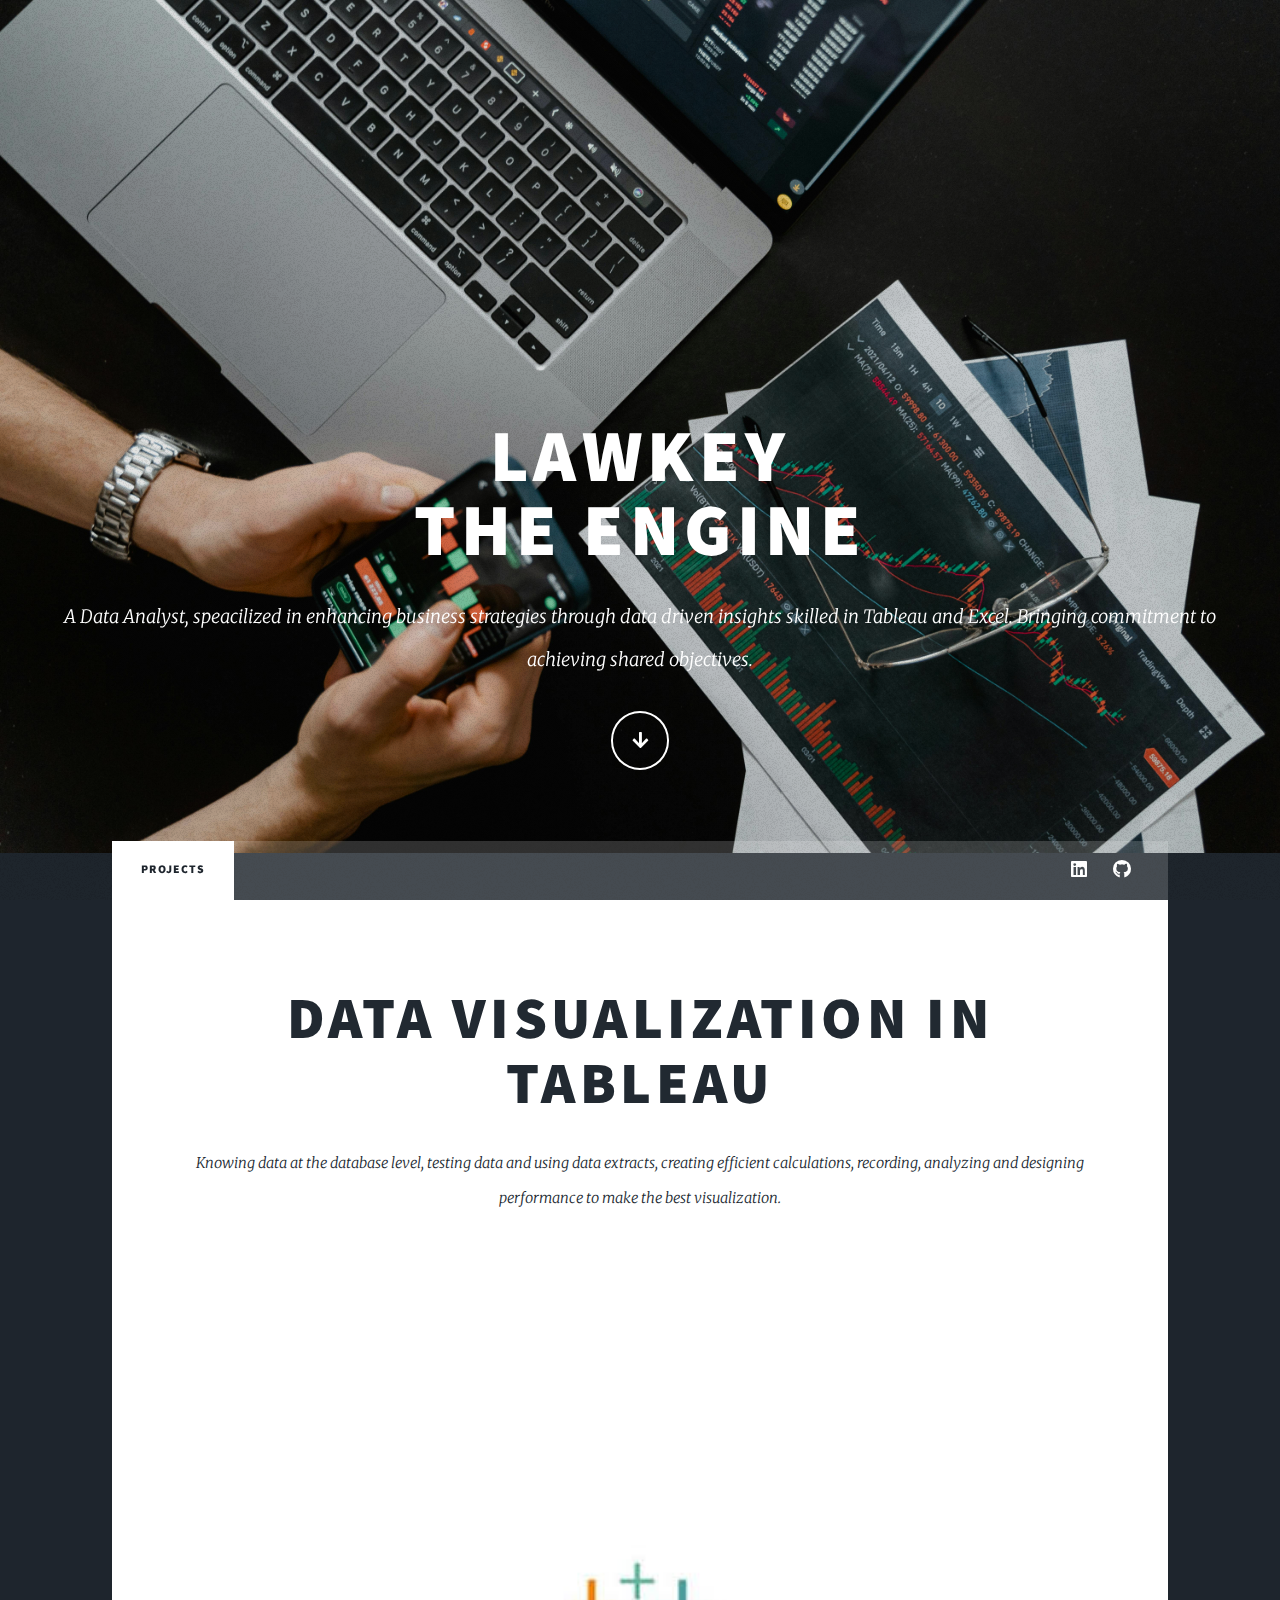
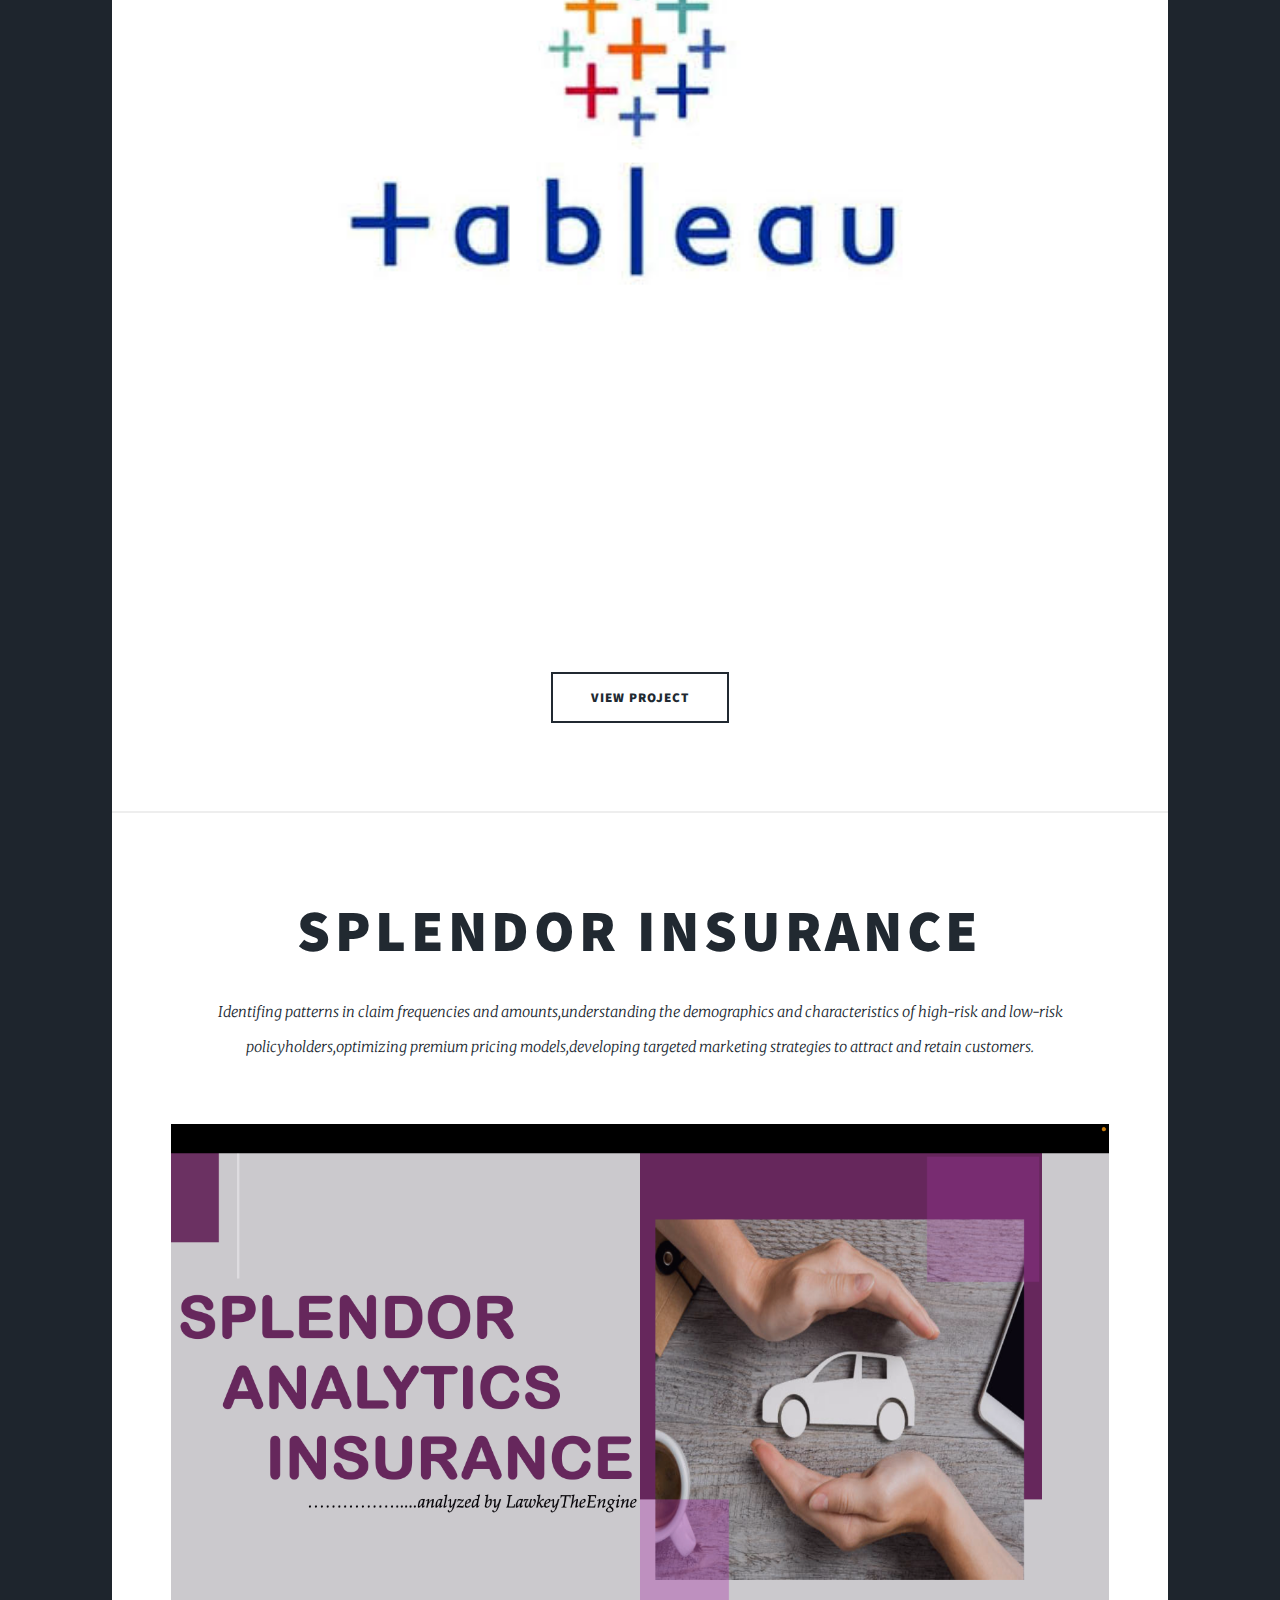
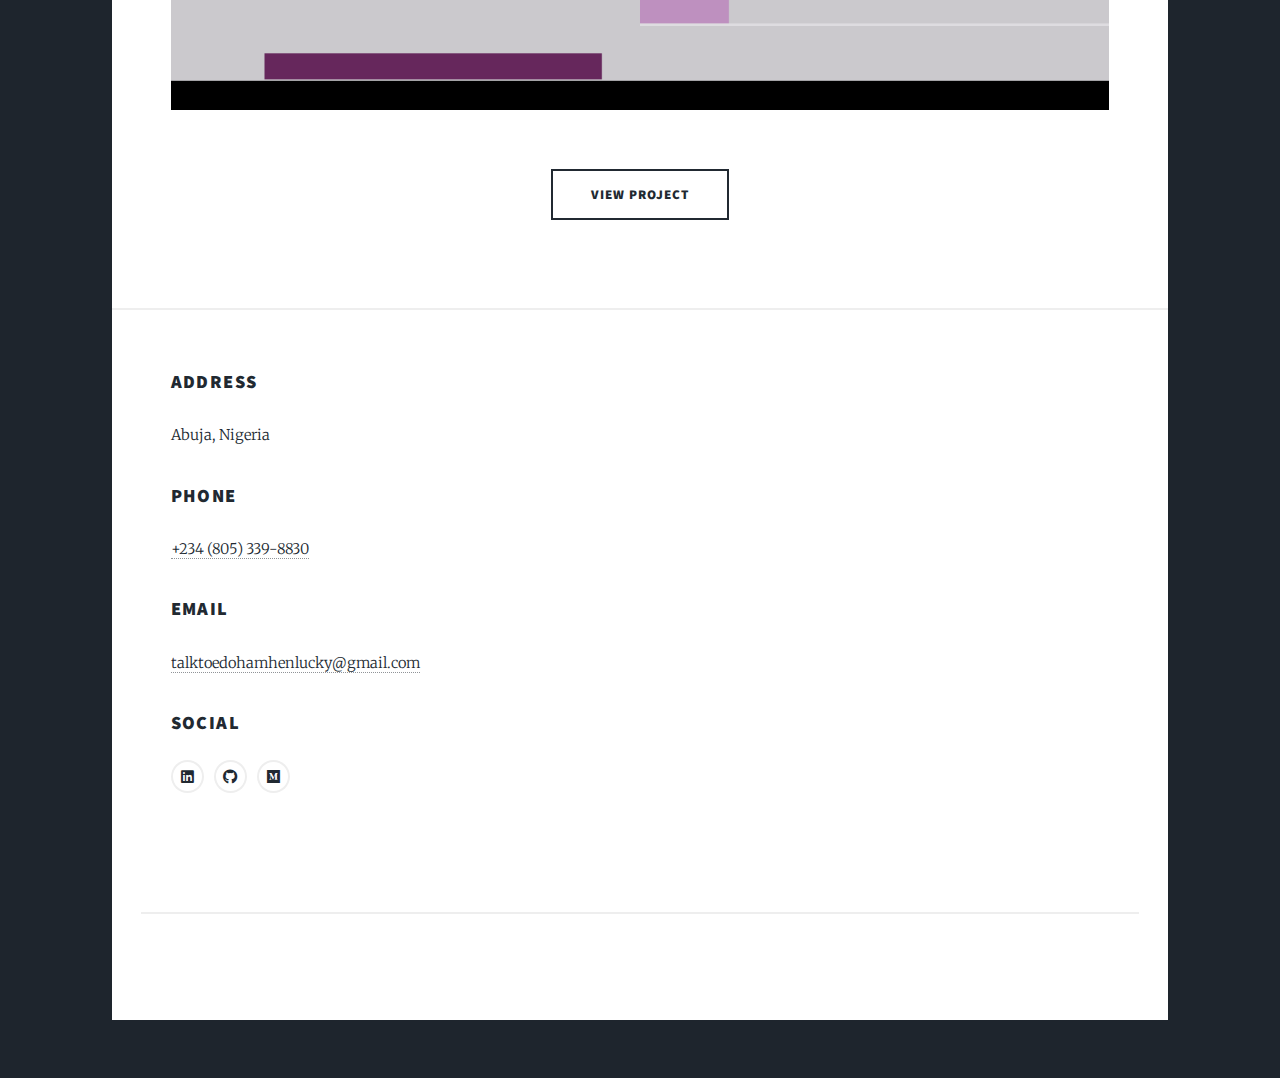
<file: index.html>
<!DOCTYPE HTML>
<!--
	Massively by HTML5 UP
	html5up.net | @ajlkn
	Free for personal and commercial use under the CCA 3.0 license (html5up.net/license)
-->
<html>
	<head>
		<title>Lawkey The Engine</title>
		<meta charset="utf-8" />
		<meta name="viewport" content="width=device-width, initial-scale=1, user-scalable=no" />
		<link rel="stylesheet" href="assets/css/main.css" />
		<noscript><link rel="stylesheet" href="assets/css/noscript.css" /></noscript>
	</head>
	<body class="is-preload">

		<!-- Wrapper -->
			<div id="wrapper" class="fade-in">

				<!-- Intro -->
					<div id="intro">
						<h1>LAWKEY<br />
						THE ENGINE</h1>
						<p>A Data Analyst, speacilized in enhancing business strategies through data driven insights skilled in Tableau and Excel. Bringing commitment to achieving shared objectives. </a><br />
						</a></p>
						<ul class="actions">
							<li><a href="#header" class="button icon solid solo fa-arrow-down scrolly">Continue</a></li>
						</ul>
					</div>

				<!-- Header -->
					<header id="header">
						<a href="index.html" class="logo"> LAWKEY THE ENGINE</a>
					</header>

				<!-- Nav -->
					<nav id="nav">
						<ul class="links">
							<li class="active"><a href="index.html">Projects</a></li>
							<!-- <li><a href="database.html">Database</a></li> -->
						</ul>
						<ul class="icons">
							<li><a href="https://www.linkedin.com/in/lucky-edohamhen-9b04bb24b/" class="icon brands alt fa-linkedin"><span class="label">linkedin</span></a></li>
							<li><a href="https://github.com/projects" class="icon brands alt fa-github"><span class="label">GitHub</span></a></li>
						</ul>
					</nav>

				<!-- Main -->
					<div id="main">

						<!-- Featured Post -->
							<article class="post featured">
								<header class="major">
									
									<h2><a href="https://public.tableau.com/app/profile/lucky.edohamhen/vizzes">data visualization in <br />
									Tableau</a></h2>
									<p>Knowing data at the database level, testing data and using data extracts, creating efficient calculations, recording, analyzing and designing performance to make the best visualization.</p>
								</header>
								<a href="https://public.tableau.com/app/profile/lucky.edohamhen/vizzes" class="image main"><img src="images/Tableau logo1.JPG" alt="" /></a>
								<ul class="actions special">
									<li><a href="https://public.tableau.com/app/profile/lucky.edohamhen/vizzes" class="button large">View Project</a></li>
								</ul>
							</article>

							<article class="post featured">
								<header class="major">
									
									<h2><a href="https://medium.com/@talktoedohamhenlucky/sql-analysis-of-splendor-insurance-company-data-trends-and-discoveries-de58ef1342c7"> Splendor Insurance <br />
									</a></h2>
									<p>Identifing patterns in claim frequencies and amounts,understanding the demographics and characteristics of high-risk and low-risk policyholders,optimizing premium pricing models,developing targeted marketing strategies to attract and retain customers.</p>
								</header>
								<a href="https://medium.com/@talktoedohamhenlucky/sql-analysis-of-splendor-insurance-company-data-trends-and-discoveries-de58ef1342c7" class="image main"><img src="images/Screenshot 2024-06-29 at 16.50.41.png" alt="" /></a>
								<ul class="actions special">
									<li><a href="https://medium.com/@talktoedohamhenlucky/sql-analysis-of-splendor-insurance-company-data-trends-and-discoveries-de58ef1342c7" class="button large">View Project</a></li>
								</ul>
							</article>





						</section>
						<section class="split contact">
							<section class="alt">
								<h3>Address</h3>
								<p>Abuja, Nigeria</p>
							</section>
							<section>
								<h3>Phone</h3>
								<p><a href="#"> +234 (805) 339-8830</a></p>
							</section>
							<section>
								<h3>Email</h3>
								<p><a href="#">talktoedohamhenlucky@gmail.com</a></p>
							</section>
							<section>
								<h3>Social</h3>
								<ul class="icons alt">

									<li><a href="https://www.linkedin.com/in/lucky-edohamhen-9b04bb24b/" class="icon brands alt fa-linkedin"><span class="label">linkedin</span></a></li>
									<li><a href="https://github.com/projects" class="icon brands alt fa-github"><span class="label">GitHub</span></a></li>
									<li><a href="https://medium.com/@talktoedohamhenlucky" class="icon brands alt fa-medium"><span class="label">Medium</span></a></li>
								</ul>
							</section>
						</section>
					</footer>

				<!-- Copyright -->
					<div id="copyright">
						<ul><li>&copy; Untitled</li><li>Design: <a href="https://html5up.net">HTML5 UP</a></li></ul>
					</div>

			</div>

		<!-- Scripts -->
			<script src="assets/js/jquery.min.js"></script>
			<script src="assets/js/jquery.scrollex.min.js"></script>
			<script src="assets/js/jquery.scrolly.min.js"></script>
			<script src="assets/js/browser.min.js"></script>
			<script src="assets/js/breakpoints.min.js"></script>
			<script src="assets/js/util.js"></script>
			<script src="assets/js/main.js"></script>

	</body>
</html>
</file>
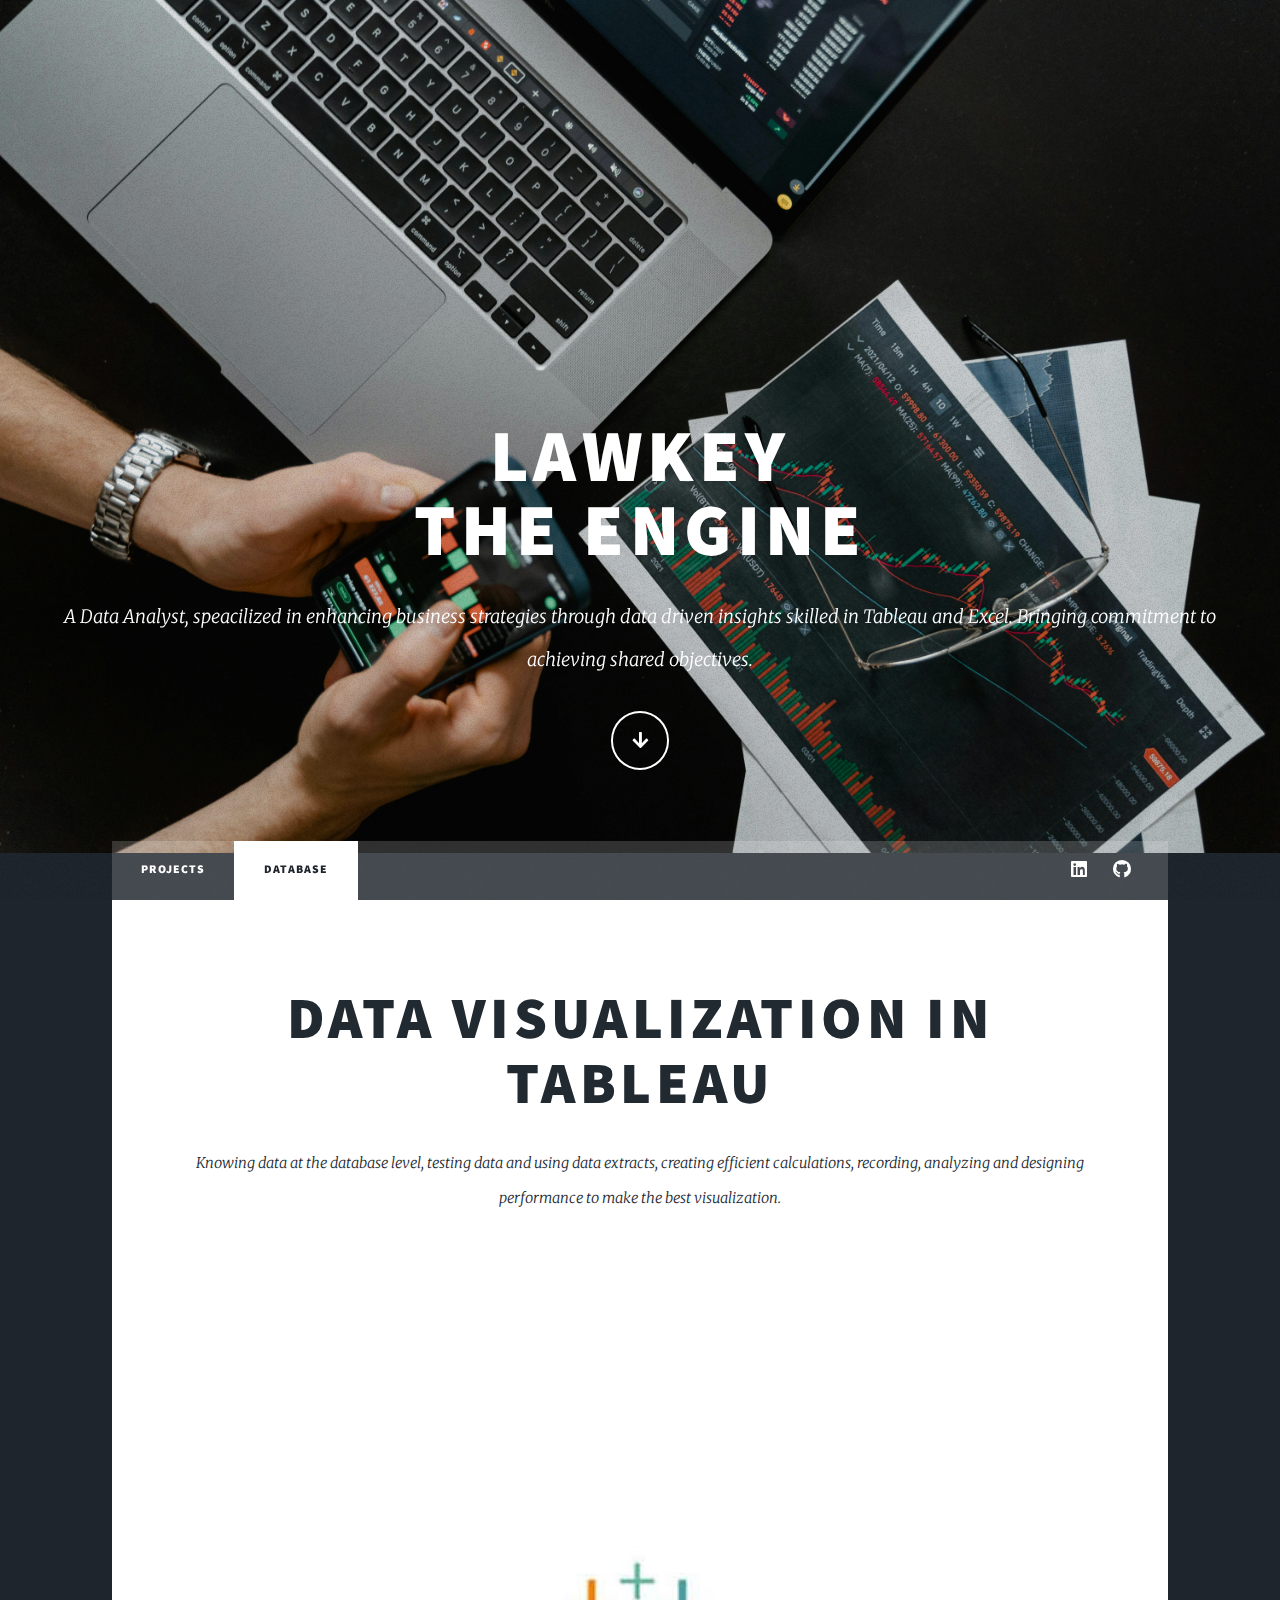
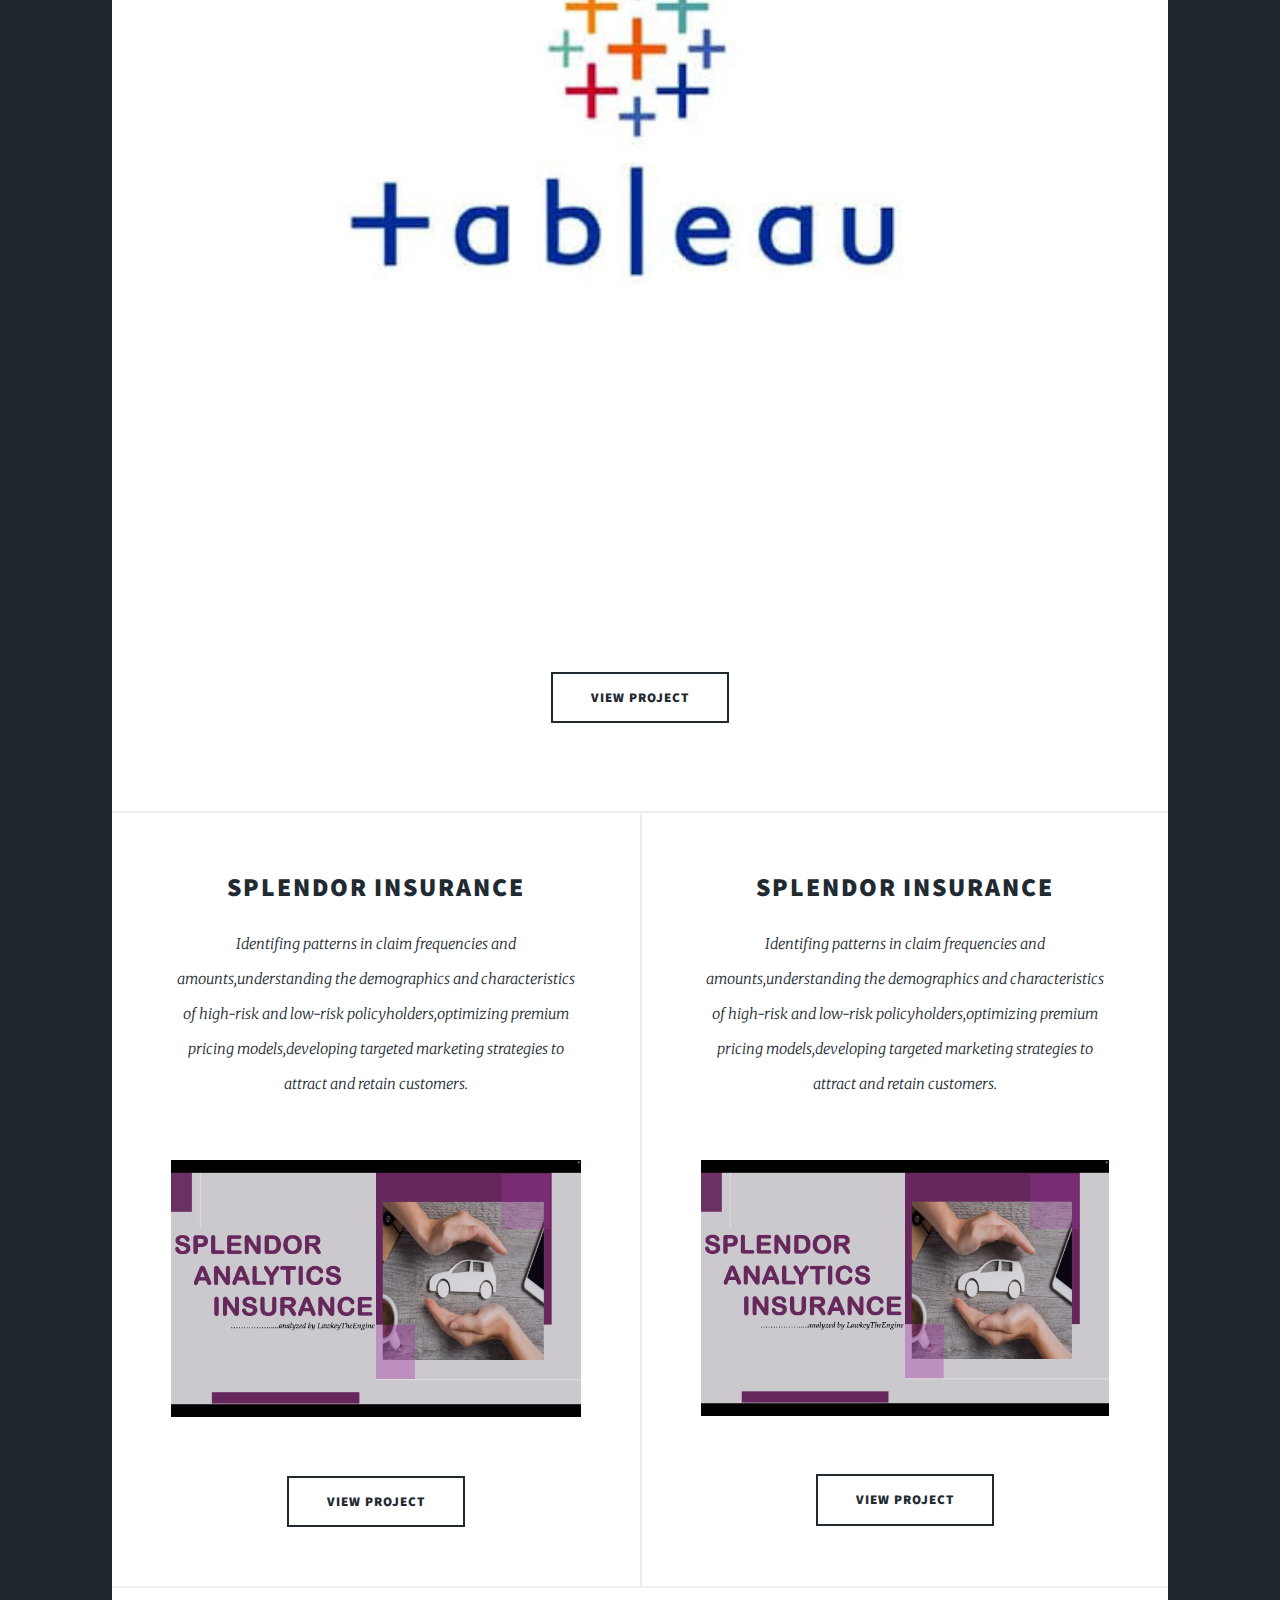
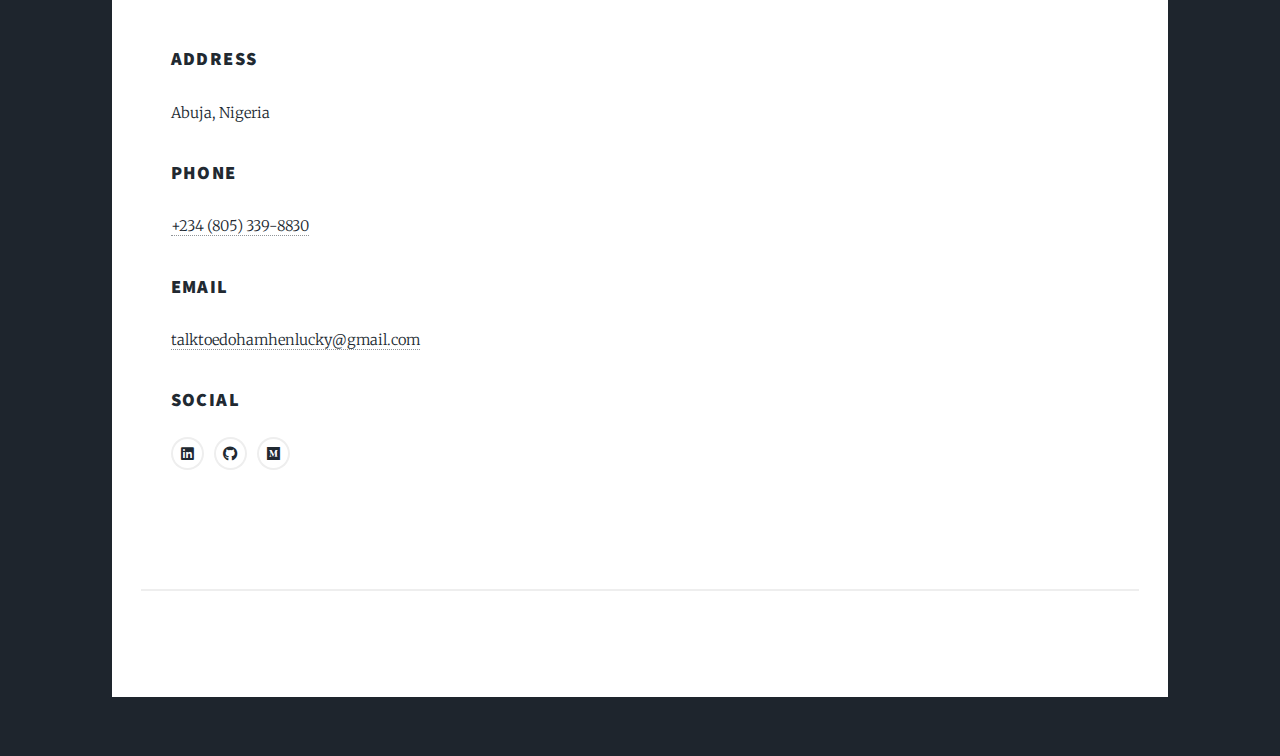
<file: database.html>
<!DOCTYPE HTML>
<!--
	Massively by HTML5 UP
	html5up.net | @ajlkn
	Free for personal and commercial use under the CCA 3.0 license (html5up.net/license)
-->
<html>
	<head>
		<title>Lawkey The Engine</title>
		<meta charset="utf-8" />
		<meta name="viewport" content="width=device-width, initial-scale=1, user-scalable=no" />
		<link rel="stylesheet" href="assets/css/main.css" />
		<noscript><link rel="stylesheet" href="assets/css/noscript.css" /></noscript>
	</head>
	<body class="is-preload">

		<!-- Wrapper -->
			<div id="wrapper" class="fade-in">

				<!-- Intro -->
					<div id="intro">
						<h1>LAWKEY<br />
						THE ENGINE</h1>
						<p>A Data Analyst, speacilized in enhancing business strategies through data driven insights skilled in Tableau and Excel. Bringing commitment to achieving shared objectives. </a><br />
						</a></p>
						<ul class="actions">
							<li><a href="#header" class="button icon solid solo fa-arrow-down scrolly">Continue</a></li>
						</ul>
					</div>

				<!-- Header -->
					<header id="header">
						<a href="index.html" class="logo"> LAWKEY THE ENGINE</a>
					</header>

				<!-- Nav -->
					<nav id="nav">
						<ul class="links">
							<li><a href="index.html">Projects</a></li>
							<li class="active"><a href="database.html">Database</a></li>
						</ul>
						<ul class="icons">
							<li><a href="https://www.linkedin.com/in/lucky-edohamhen-9b04bb24b/" class="icon brands alt fa-linkedin"><span class="label">linkedin</span></a></li>
							<li><a href="https://github.com/projects" class="icon brands alt fa-github"><span class="label">GitHub</span></a></li>
						</ul>
					</nav>

				<!-- Main -->
					<div id="main">

						<!-- Featured Post -->
							<article class="post featured">
								<header class="major">
									
									<h2><a href="https://public.tableau.com/app/profile/lucky.edohamhen/vizzes">data visualization in <br />
									Tableau</a></h2>
									<p>Knowing data at the database level, testing data and using data extracts, creating efficient calculations, recording, analyzing and designing performance to make the best visualization.</p>
								</header>
								<a href="https://public.tableau.com/app/profile/lucky.edohamhen/vizzes" class="image main"><img src="images/Tableau logo1.JPG" alt="" /></a>
								<ul class="actions special">
									<li><a href="https://public.tableau.com/app/profile/lucky.edohamhen/vizzes" class="button large">View Project</a></li>
								</ul>
							</article>

                            <section class="posts">
								
							
								<article class="post featured">
                                    <header class="major">
                                        
                                        <h2><a href="https://medium.com/@talktoedohamhenlucky/sql-analysis-of-splendor-insurance-company-data-trends-and-discoveries-de58ef1342c7"> Splendor Insurance <br />
                                        </a></h2>
                                        <p>Identifing patterns in claim frequencies and amounts,understanding the demographics and characteristics of high-risk and low-risk policyholders,optimizing premium pricing models,developing targeted marketing strategies to attract and retain customers.</p>
                                    </header>
                                    <a href="https://medium.com/@talktoedohamhenlucky/sql-analysis-of-splendor-insurance-company-data-trends-and-discoveries-de58ef1342c7" class="image main"><img src="images/Screenshot 2024-06-29 at 16.50.41.png" alt="" /></a>
                                    <ul class="actions special">
                                        <li><a href="https://medium.com/@talktoedohamhenlucky/sql-analysis-of-splendor-insurance-company-data-trends-and-discoveries-de58ef1342c7" class="button large">View Project</a></li>
                                    </ul>
                                </article>

                                <article class="post featured">
                                    <header class="major">
                                        
                                        <h2><a href="https://medium.com/@talktoedohamhenlucky/sql-analysis-of-splendor-insurance-company-data-trends-and-discoveries-de58ef1342c7"> Splendor Insurance <br />
                                        </a></h2>
                                        <p>Identifing patterns in claim frequencies and amounts,understanding the demographics and characteristics of high-risk and low-risk policyholders,optimizing premium pricing models,developing targeted marketing strategies to attract and retain customers.</p>
                                    </header>
                                    <a href="https://medium.com/@talktoedohamhenlucky/sql-analysis-of-splendor-insurance-company-data-trends-and-discoveries-de58ef1342c7" class="image main"><img src="images/Screenshot 2024-06-29 at 16.50.41.png" alt="" /></a>
                                    <ul class="actions special">
                                        <li><a href="https://medium.com/@talktoedohamhenlucky/sql-analysis-of-splendor-insurance-company-data-trends-and-discoveries-de58ef1342c7" class="button large">View Project</a></li>
                                    </ul>
                                </article>
							</section>

							
						<section class="split contact">
							<section class="alt">
								<h3>Address</h3>
								<p>Abuja, Nigeria</p>
							</section>
							<section>
								<h3>Phone</h3>
								<p><a href="#"> +234 (805) 339-8830</a></p>
							</section>
							<section>
								<h3>Email</h3>
								<p><a href="#">talktoedohamhenlucky@gmail.com</a></p>
							</section>
							<section>
								<h3>Social</h3>
								<ul class="icons alt">

									<li><a href="https://www.linkedin.com/in/lucky-edohamhen-9b04bb24b/" class="icon brands alt fa-linkedin"><span class="label">linkedin</span></a></li>
									<li><a href="https://github.com/projects" class="icon brands alt fa-github"><span class="label">GitHub</span></a></li>
									<li><a href="https://medium.com/@talktoedohamhenlucky" class="icon brands alt fa-medium"><span class="label">Medium</span></a></li>
								</ul>
							</section>
						</section>
					</footer>

				<!-- Copyright -->
					<div id="copyright">
						<ul><li>&copy; Untitled</li><li>Design: <a href="https://html5up.net">HTML5 UP</a></li></ul>
					</div>

			</div>

		<!-- Scripts -->
			<script src="assets/js/jquery.min.js"></script>
			<script src="assets/js/jquery.scrollex.min.js"></script>
			<script src="assets/js/jquery.scrolly.min.js"></script>
			<script src="assets/js/browser.min.js"></script>
			<script src="assets/js/breakpoints.min.js"></script>
			<script src="assets/js/util.js"></script>
			<script src="assets/js/main.js"></script>

	</body>
</html>
</file>
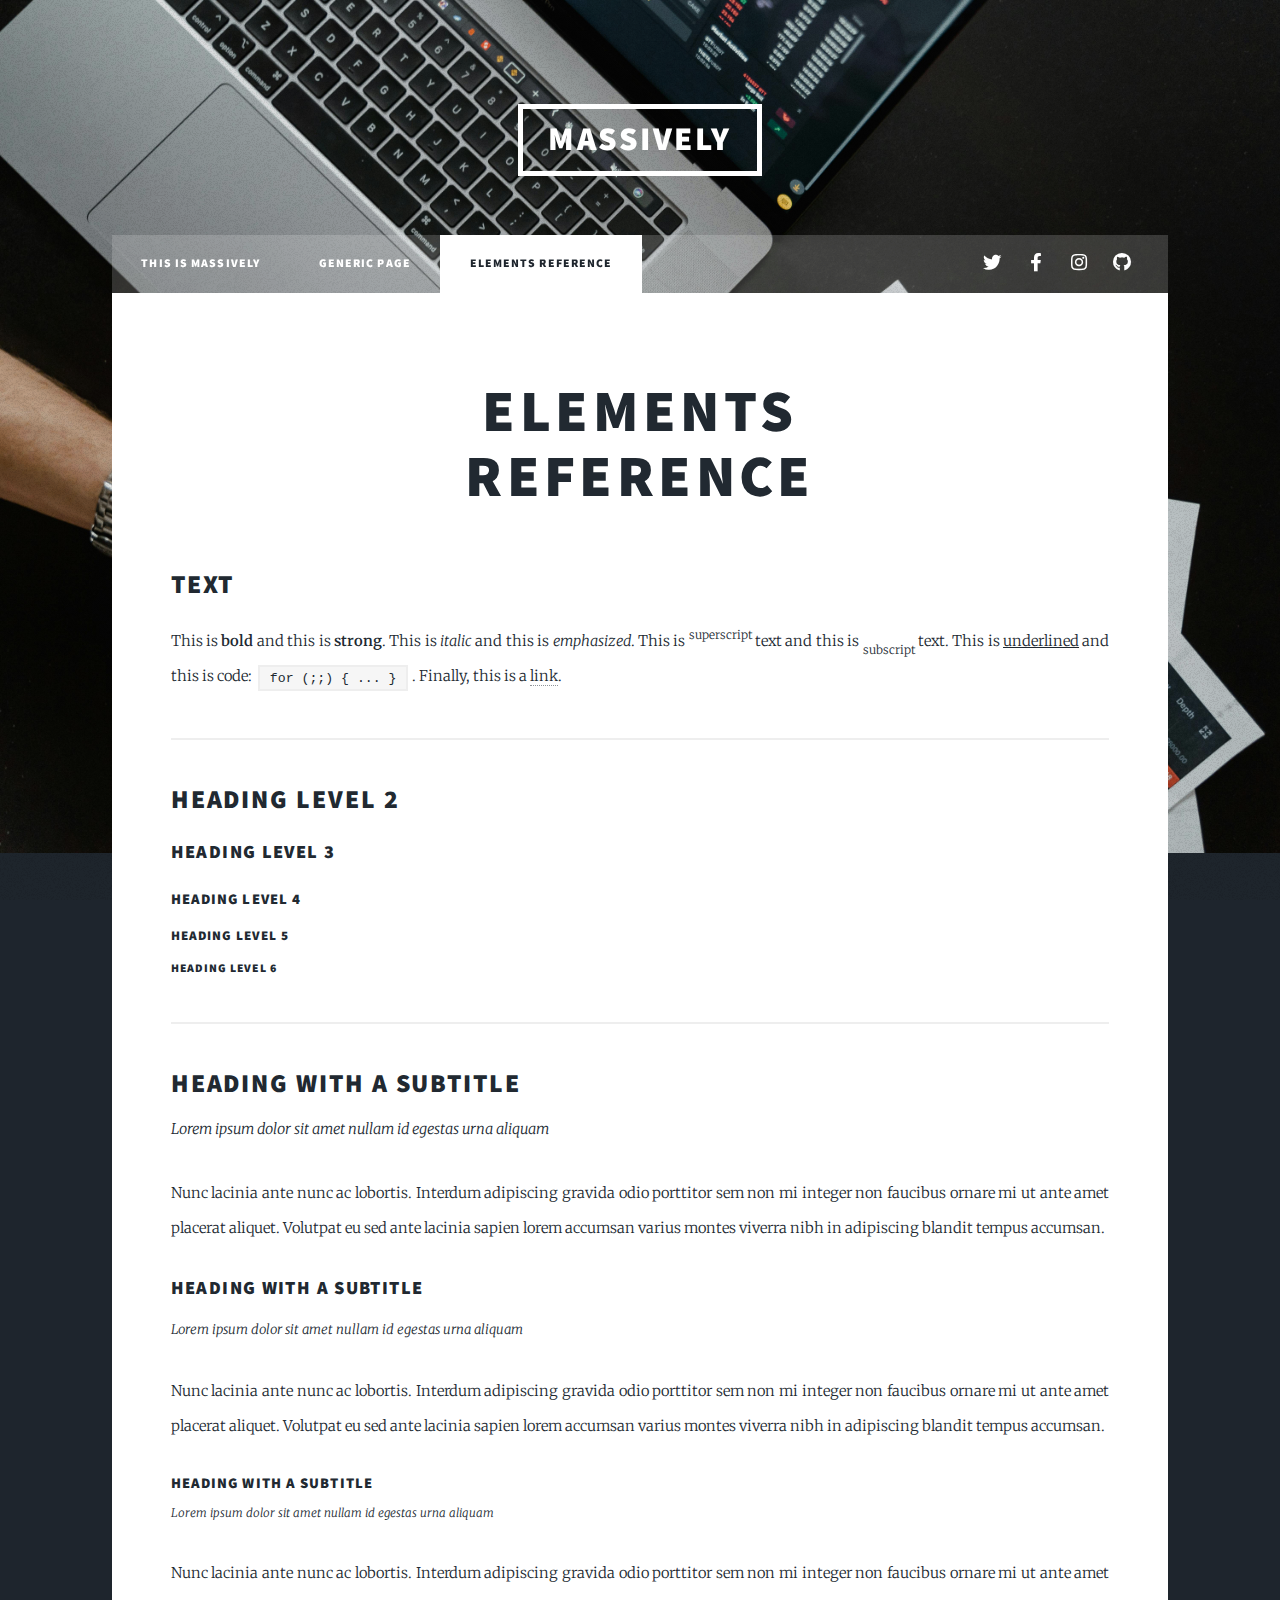
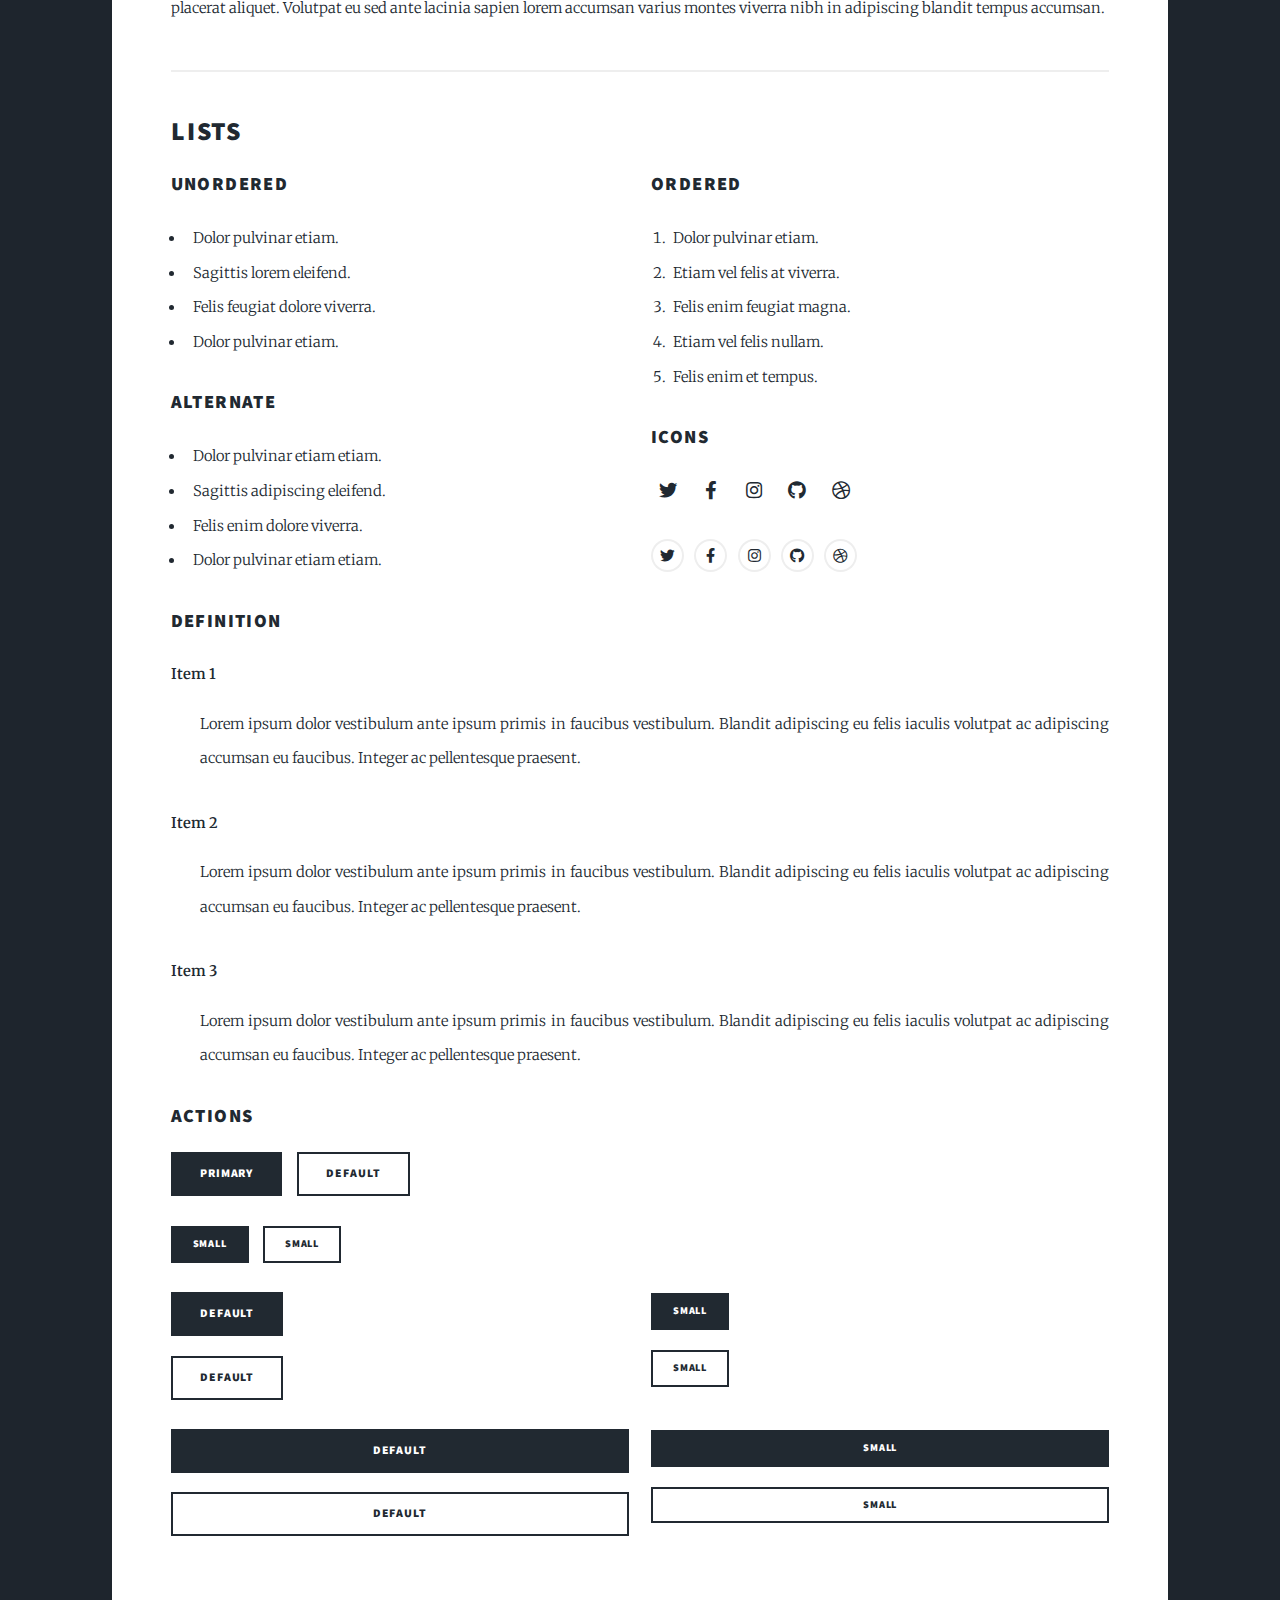
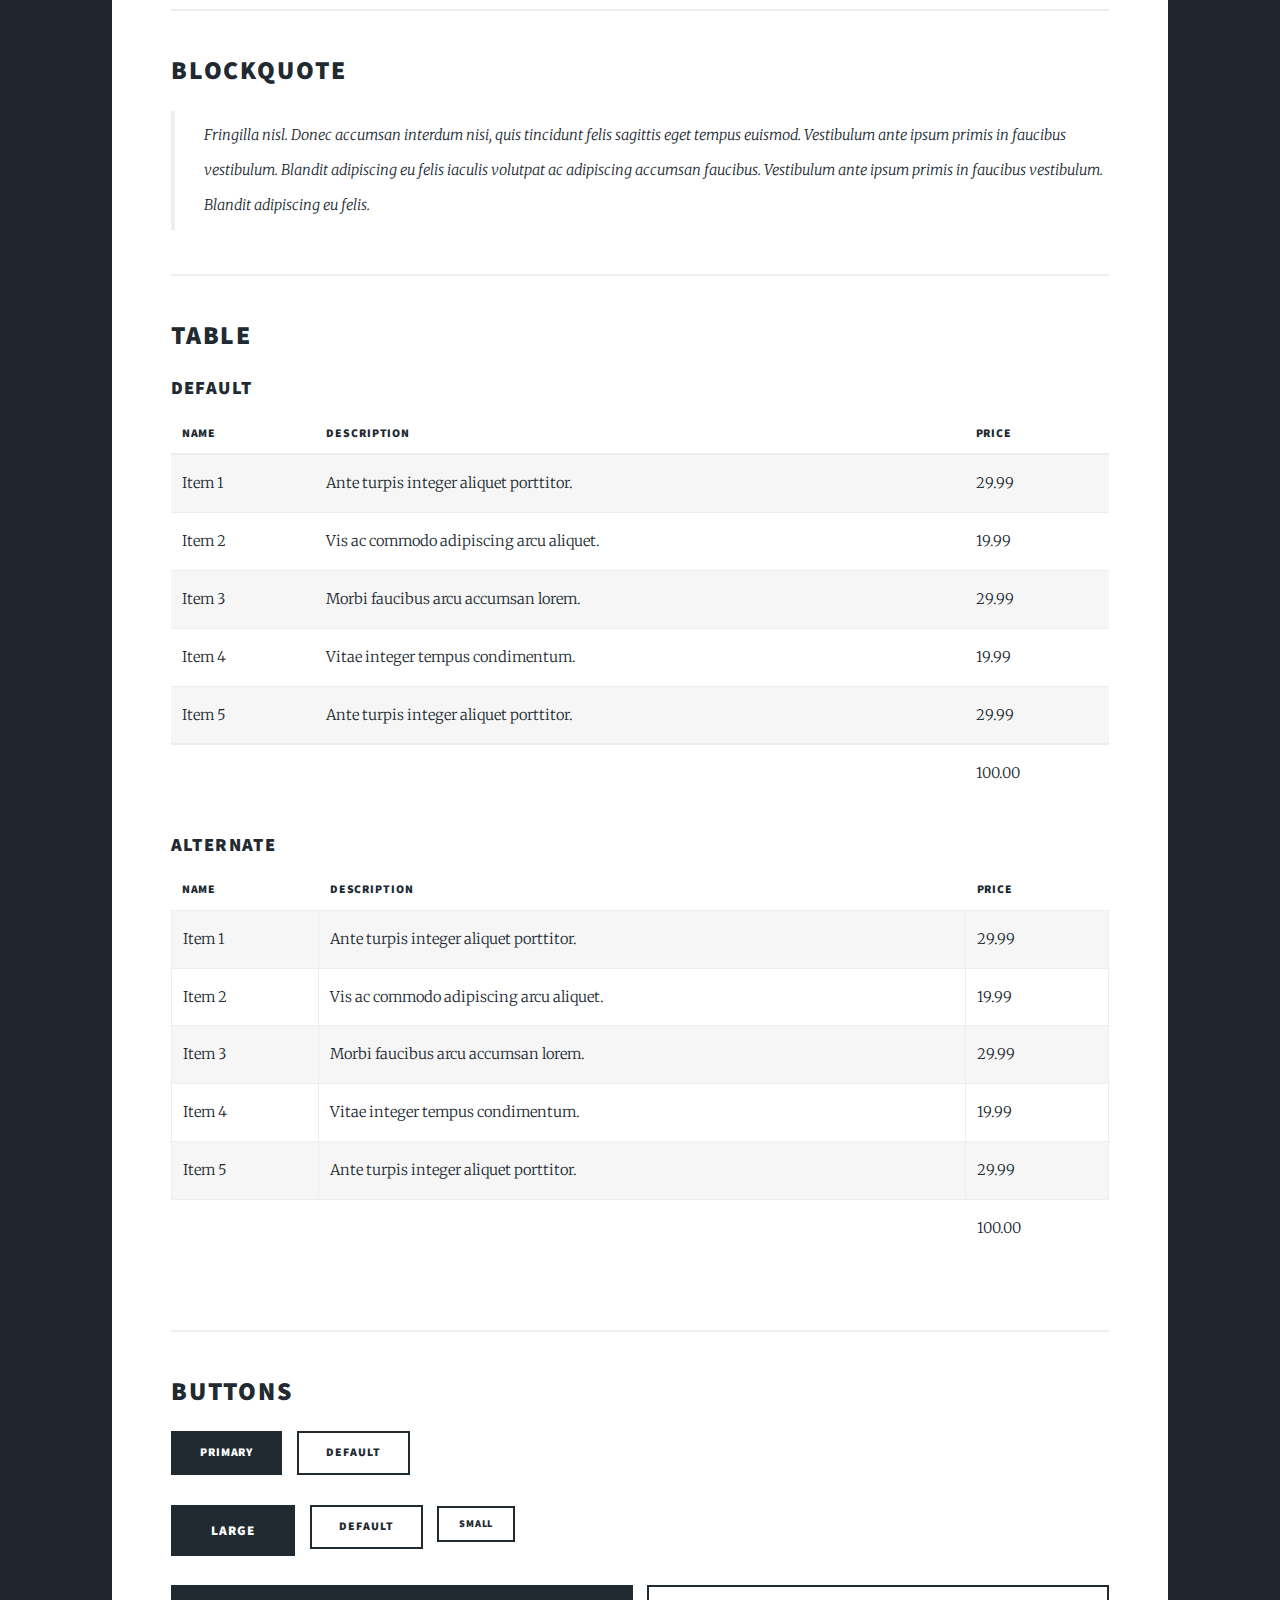
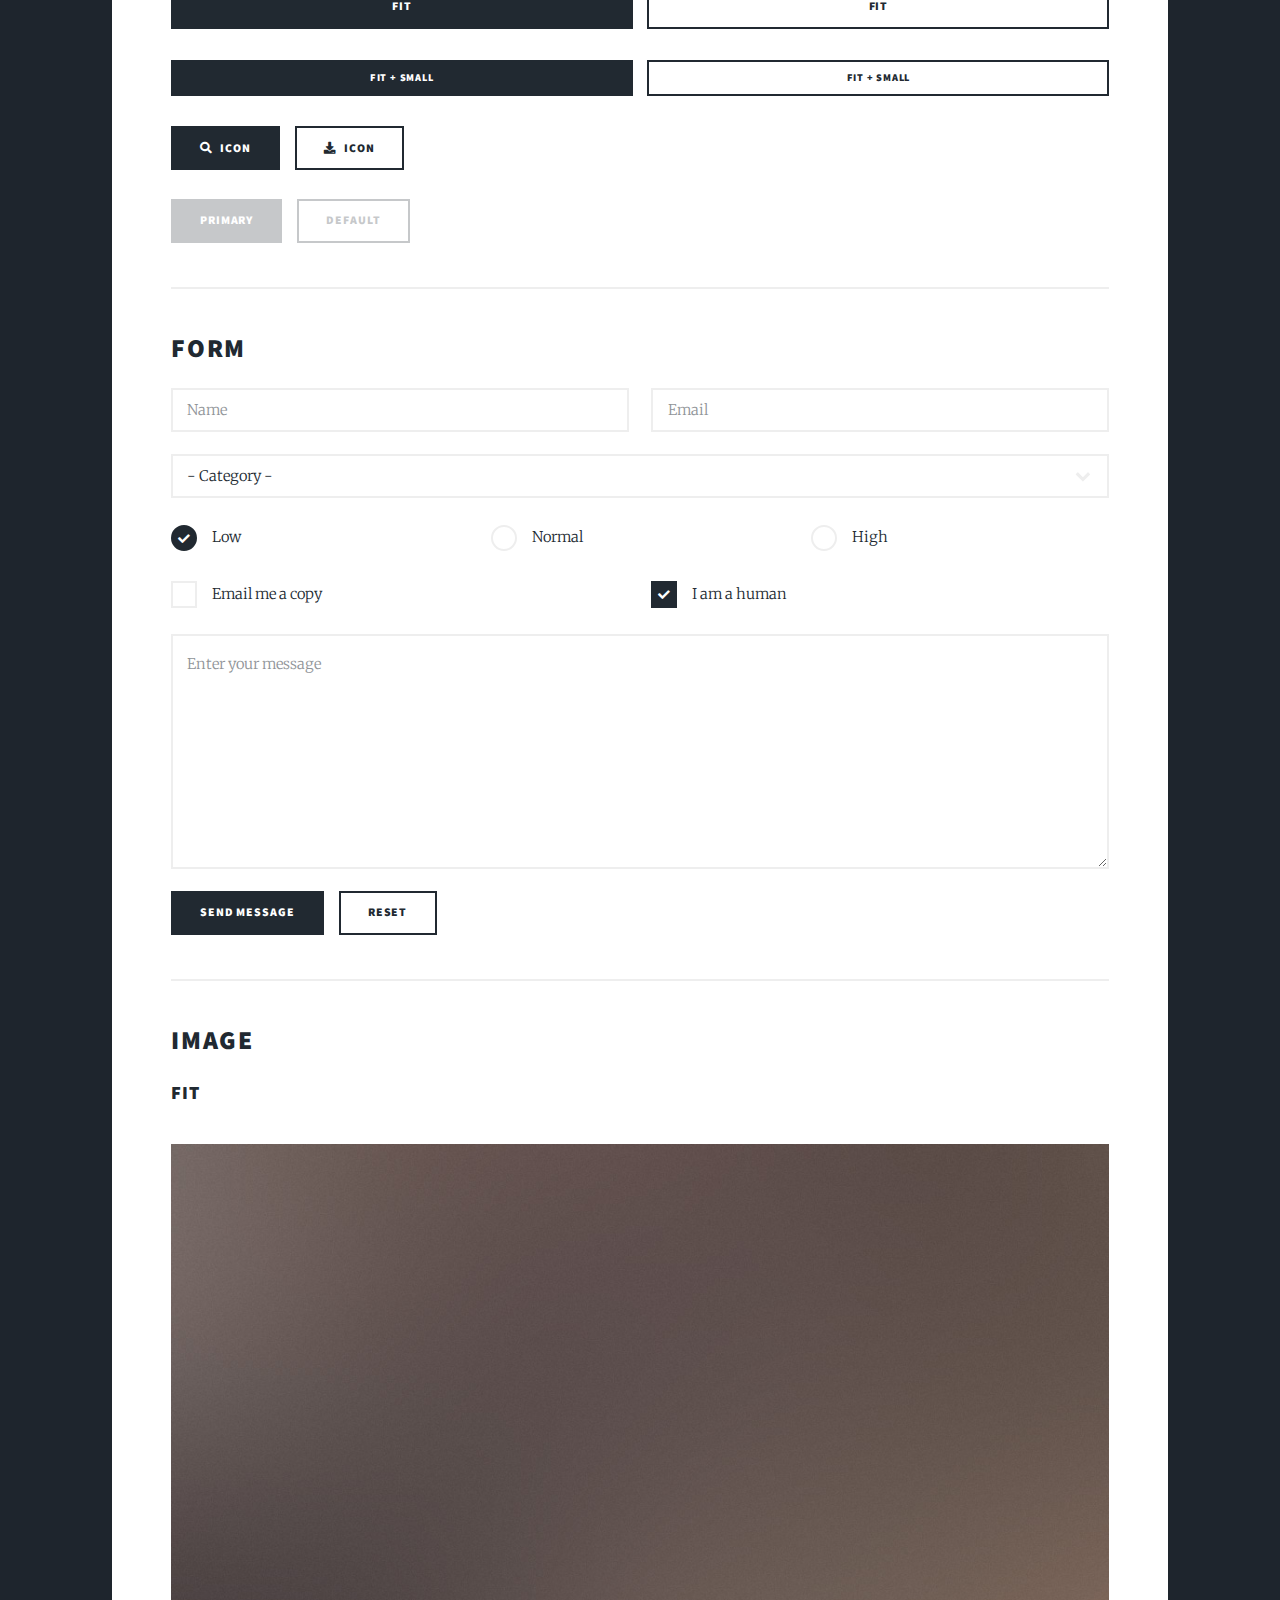
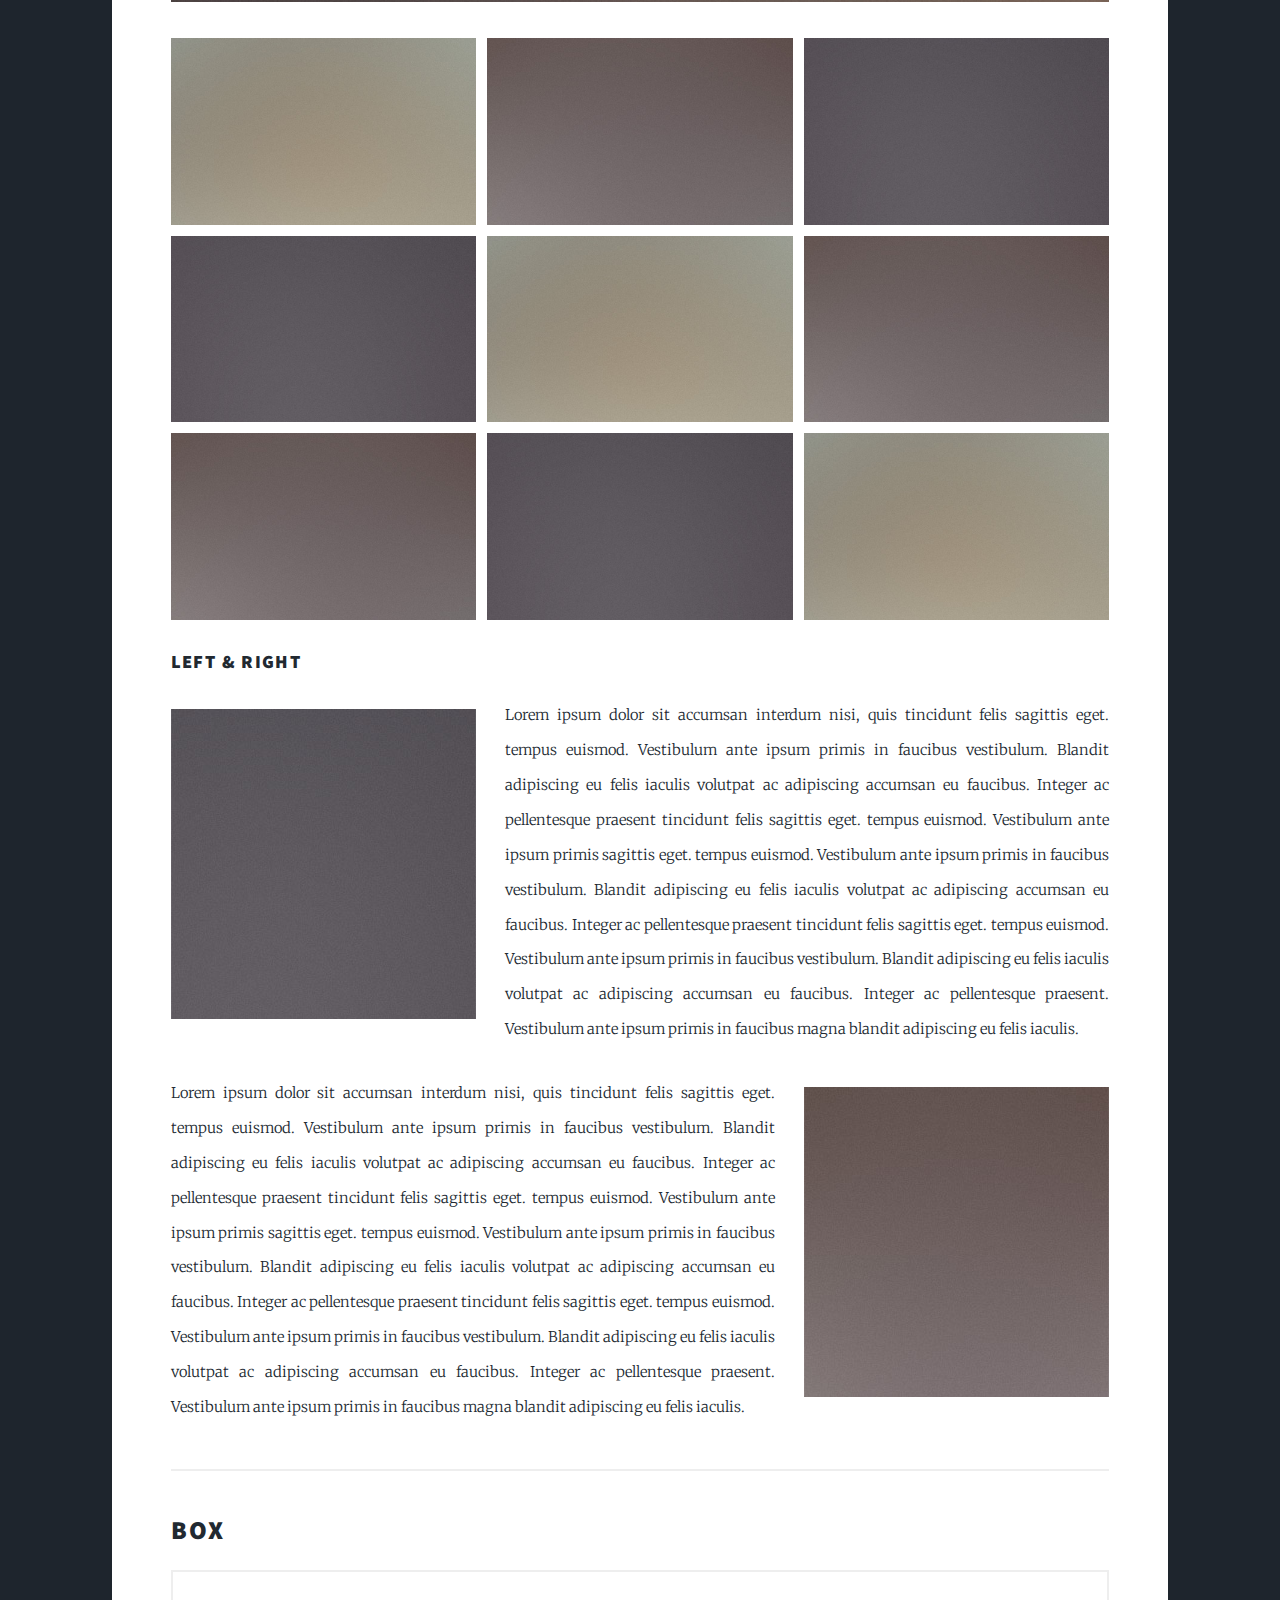
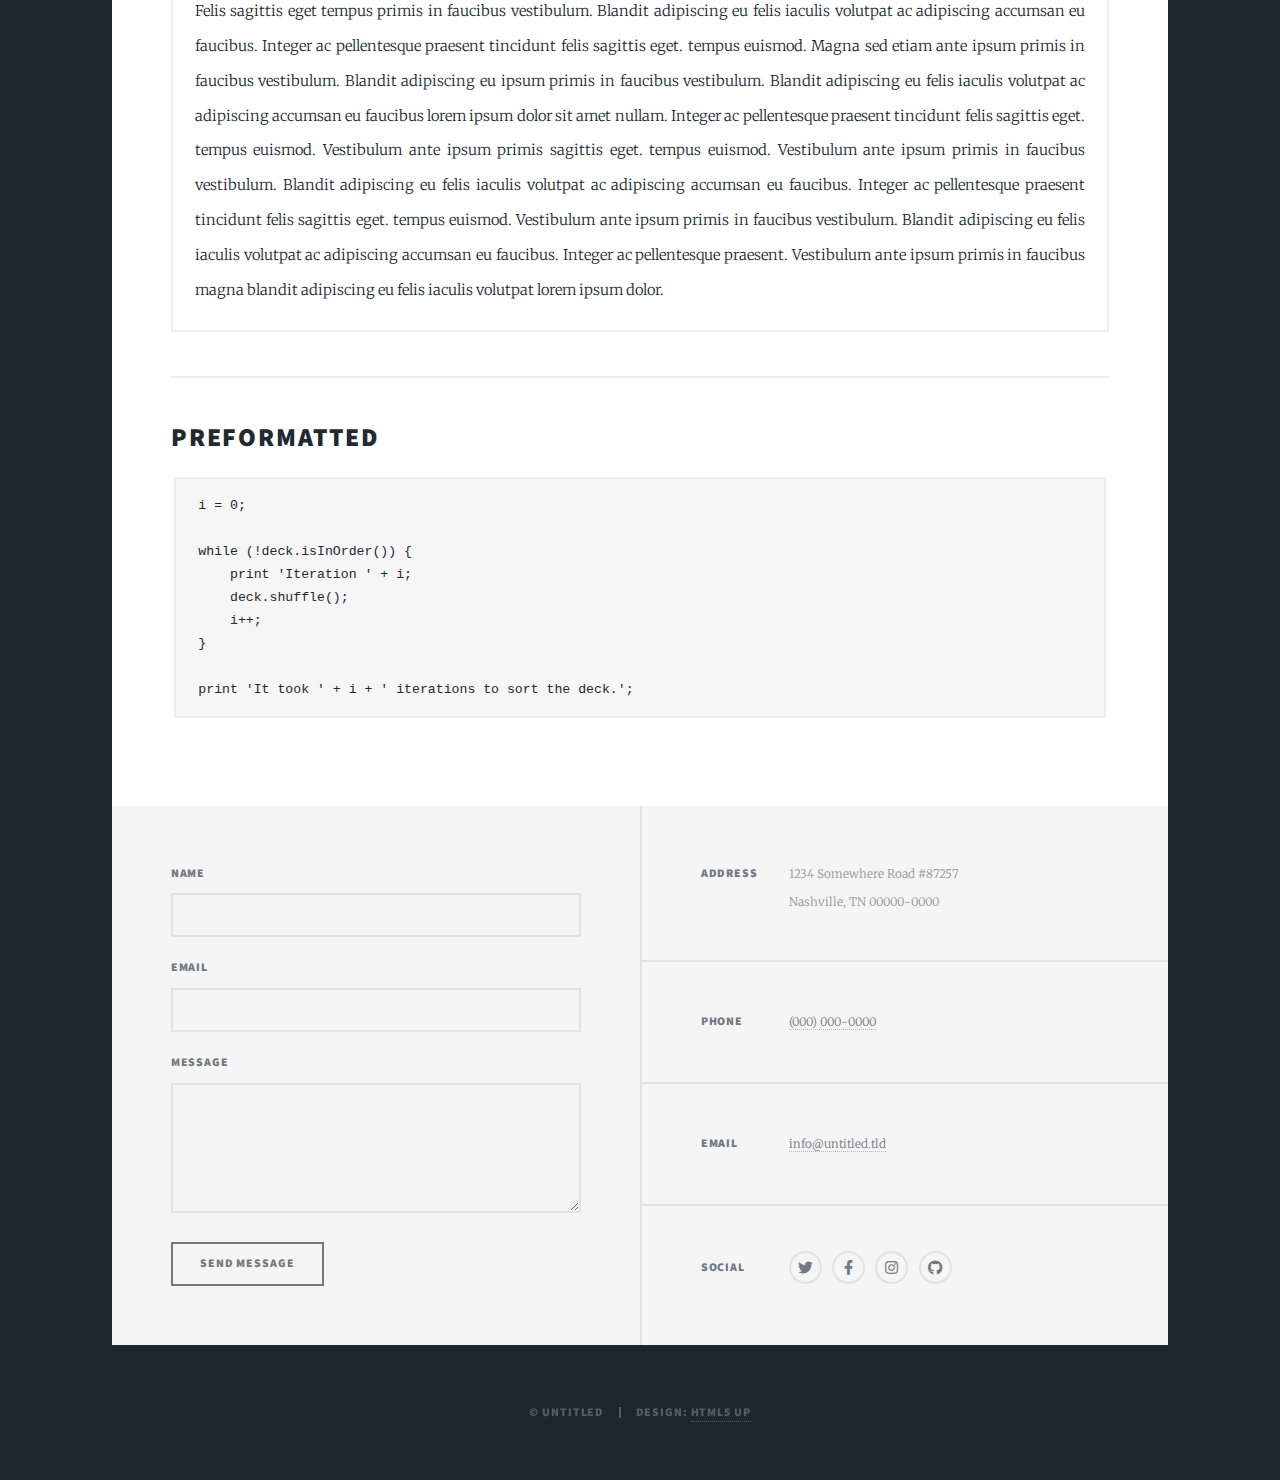
<file: elements.html>
<!DOCTYPE HTML>
<!--
	Massively by HTML5 UP
	html5up.net | @ajlkn
	Free for personal and commercial use under the CCA 3.0 license (html5up.net/license)
-->
<html>
	<head>
		<title>Elements Reference - Massively by HTML5 UP</title>
		<meta charset="utf-8" />
		<meta name="viewport" content="width=device-width, initial-scale=1, user-scalable=no" />
		<link rel="stylesheet" href="assets/css/main.css" />
		<noscript><link rel="stylesheet" href="assets/css/noscript.css" /></noscript>
	</head>
	<body class="is-preload">

		<!-- Wrapper -->
			<div id="wrapper">

				<!-- Header -->
					<header id="header">
						<a href="index.html" class="logo">Massively</a>
					</header>

				<!-- Nav -->
					<nav id="nav">
						<ul class="links">
							<li><a href="index.html">This is Massively</a></li>
							<li><a href="generic.html">Generic Page</a></li>
							<li class="active"><a href="elements.html">Elements Reference</a></li>
						</ul>
						<ul class="icons">
							<li><a href="#" class="icon brands fa-twitter"><span class="label">Twitter</span></a></li>
							<li><a href="#" class="icon brands fa-facebook-f"><span class="label">Facebook</span></a></li>
							<li><a href="#" class="icon brands fa-instagram"><span class="label">Instagram</span></a></li>
							<li><a href="#" class="icon brands fa-github"><span class="label">GitHub</span></a></li>
						</ul>
					</nav>

				<!-- Main -->
					<div id="main">

						<!-- Post -->
							<section class="post">
								<header class="major">
									<h1>Elements<br />
									Reference</h1>
								</header>

								<!-- Text stuff -->
									<h2>Text</h2>
									<p>This is <b>bold</b> and this is <strong>strong</strong>. This is <i>italic</i> and this is <em>emphasized</em>.
									This is <sup>superscript</sup> text and this is <sub>subscript</sub> text.
									This is <u>underlined</u> and this is code: <code>for (;;) { ... }</code>.
									Finally, this is a <a href="#">link</a>.</p>
									<hr />
									<h2>Heading Level 2</h2>
									<h3>Heading Level 3</h3>
									<h4>Heading Level 4</h4>
									<h5>Heading Level 5</h5>
									<h6>Heading Level 6</h6>
									<hr />
									<header>
										<h2>Heading with a Subtitle</h2>
										<p>Lorem ipsum dolor sit amet nullam id egestas urna aliquam</p>
									</header>
									<p>Nunc lacinia ante nunc ac lobortis. Interdum adipiscing gravida odio porttitor sem non mi integer non faucibus ornare mi ut ante amet placerat aliquet. Volutpat eu sed ante lacinia sapien lorem accumsan varius montes viverra nibh in adipiscing blandit tempus accumsan.</p>
									<header>
										<h3>Heading with a Subtitle</h3>
										<p>Lorem ipsum dolor sit amet nullam id egestas urna aliquam</p>
									</header>
									<p>Nunc lacinia ante nunc ac lobortis. Interdum adipiscing gravida odio porttitor sem non mi integer non faucibus ornare mi ut ante amet placerat aliquet. Volutpat eu sed ante lacinia sapien lorem accumsan varius montes viverra nibh in adipiscing blandit tempus accumsan.</p>
									<header>
										<h4>Heading with a Subtitle</h4>
										<p>Lorem ipsum dolor sit amet nullam id egestas urna aliquam</p>
									</header>
									<p>Nunc lacinia ante nunc ac lobortis. Interdum adipiscing gravida odio porttitor sem non mi integer non faucibus ornare mi ut ante amet placerat aliquet. Volutpat eu sed ante lacinia sapien lorem accumsan varius montes viverra nibh in adipiscing blandit tempus accumsan.</p>

									<hr />

								<!-- Lists -->
									<h2>Lists</h2>
									<div class="row">
										<div class="col-6 col-12-small">

											<h3>Unordered</h3>
											<ul>
												<li>Dolor pulvinar etiam.</li>
												<li>Sagittis lorem eleifend.</li>
												<li>Felis feugiat dolore viverra.</li>
												<li>Dolor pulvinar etiam.</li>
											</ul>

											<h3>Alternate</h3>
											<ul class="alt">
												<li>Dolor pulvinar etiam etiam.</li>
												<li>Sagittis adipiscing eleifend.</li>
												<li>Felis enim dolore viverra.</li>
												<li>Dolor pulvinar etiam etiam.</li>
											</ul>

										</div>
										<div class="col-6 col-12-small">

											<h3>Ordered</h3>
											<ol>
												<li>Dolor pulvinar etiam.</li>
												<li>Etiam vel felis at viverra.</li>
												<li>Felis enim feugiat magna.</li>
												<li>Etiam vel felis nullam.</li>
												<li>Felis enim et tempus.</li>
											</ol>

											<h3>Icons</h3>
											<ul class="icons">
												<li><a href="#" class="icon brands fa-twitter"><span class="label">Twitter</span></a></li>
												<li><a href="#" class="icon brands fa-facebook-f"><span class="label">Facebook</span></a></li>
												<li><a href="#" class="icon brands fa-instagram"><span class="label">Instagram</span></a></li>
												<li><a href="#" class="icon brands fa-github"><span class="label">Github</span></a></li>
												<li><a href="#" class="icon brands fa-dribbble"><span class="label">Dribbble</span></a></li>
											</ul>
											<ul class="icons alt">
												<li><a href="#" class="icon brands alt fa-twitter"><span class="label">Twitter</span></a></li>
												<li><a href="#" class="icon brands alt fa-facebook-f"><span class="label">Facebook</span></a></li>
												<li><a href="#" class="icon brands alt fa-instagram"><span class="label">Instagram</span></a></li>
												<li><a href="#" class="icon brands alt fa-github"><span class="label">Github</span></a></li>
												<li><a href="#" class="icon brands alt fa-dribbble"><span class="label">Dribbble</span></a></li>
											</ul>

										</div>
									</div>
									<h3>Definition</h3>
									<dl>
										<dt>Item 1</dt>
										<dd>
											<p>Lorem ipsum dolor vestibulum ante ipsum primis in faucibus vestibulum. Blandit adipiscing eu felis iaculis volutpat ac adipiscing accumsan eu faucibus. Integer ac pellentesque praesent.</p>
										</dd>
										<dt>Item 2</dt>
										<dd>
											<p>Lorem ipsum dolor vestibulum ante ipsum primis in faucibus vestibulum. Blandit adipiscing eu felis iaculis volutpat ac adipiscing accumsan eu faucibus. Integer ac pellentesque praesent.</p>
										</dd>
										<dt>Item 3</dt>
										<dd>
											<p>Lorem ipsum dolor vestibulum ante ipsum primis in faucibus vestibulum. Blandit adipiscing eu felis iaculis volutpat ac adipiscing accumsan eu faucibus. Integer ac pellentesque praesent.</p>
										</dd>
									</dl>

									<h3>Actions</h3>
									<ul class="actions">
										<li><a href="#" class="button primary">Primary</a></li>
										<li><a href="#" class="button">Default</a></li>
									</ul>
									<ul class="actions small">
										<li><a href="#" class="button primary small">Small</a></li>
										<li><a href="#" class="button small">Small</a></li>
									</ul>
									<div class="row">
										<div class="col-6 col-12-small">
											<ul class="actions stacked">
												<li><a href="#" class="button primary">Default</a></li>
												<li><a href="#" class="button">Default</a></li>
											</ul>
										</div>
										<div class="col-6 col-12-small">
											<ul class="actions stacked">
												<li><a href="#" class="button primary small">Small</a></li>
												<li><a href="#" class="button small">Small</a></li>
											</ul>
										</div>
									</div>
									<div class="row">
										<div class="col-6 col-12-small">
											<ul class="actions stacked">
												<li><a href="#" class="button primary fit">Default</a></li>
												<li><a href="#" class="button fit">Default</a></li>
											</ul>
										</div>
										<div class="col-6 col-12-small">
											<ul class="actions stacked">
												<li><a href="#" class="button primary small fit">Small</a></li>
												<li><a href="#" class="button small fit">Small</a></li>
											</ul>
										</div>
									</div>

									<hr />

								<!-- Blockquote -->
									<h2>Blockquote</h2>
									<blockquote>Fringilla nisl. Donec accumsan interdum nisi, quis tincidunt felis sagittis eget tempus euismod. Vestibulum ante ipsum primis in faucibus vestibulum. Blandit adipiscing eu felis iaculis volutpat ac adipiscing accumsan faucibus. Vestibulum ante ipsum primis in faucibus vestibulum. Blandit adipiscing eu felis.</blockquote>

									<hr />

								<!-- Table -->
									<h2>Table</h2>

									<h3>Default</h3>
									<div class="table-wrapper">
										<table>
											<thead>
												<tr>
													<th>Name</th>
													<th>Description</th>
													<th>Price</th>
												</tr>
											</thead>
											<tbody>
												<tr>
													<td>Item 1</td>
													<td>Ante turpis integer aliquet porttitor.</td>
													<td>29.99</td>
												</tr>
												<tr>
													<td>Item 2</td>
													<td>Vis ac commodo adipiscing arcu aliquet.</td>
													<td>19.99</td>
												</tr>
												<tr>
													<td>Item 3</td>
													<td> Morbi faucibus arcu accumsan lorem.</td>
													<td>29.99</td>
												</tr>
												<tr>
													<td>Item 4</td>
													<td>Vitae integer tempus condimentum.</td>
													<td>19.99</td>
												</tr>
												<tr>
													<td>Item 5</td>
													<td>Ante turpis integer aliquet porttitor.</td>
													<td>29.99</td>
												</tr>
											</tbody>
											<tfoot>
												<tr>
													<td colspan="2"></td>
													<td>100.00</td>
												</tr>
											</tfoot>
										</table>
									</div>

									<h3>Alternate</h3>
									<div class="table-wrapper">
										<table class="alt">
											<thead>
												<tr>
													<th>Name</th>
													<th>Description</th>
													<th>Price</th>
												</tr>
											</thead>
											<tbody>
												<tr>
													<td>Item 1</td>
													<td>Ante turpis integer aliquet porttitor.</td>
													<td>29.99</td>
												</tr>
												<tr>
													<td>Item 2</td>
													<td>Vis ac commodo adipiscing arcu aliquet.</td>
													<td>19.99</td>
												</tr>
												<tr>
													<td>Item 3</td>
													<td> Morbi faucibus arcu accumsan lorem.</td>
													<td>29.99</td>
												</tr>
												<tr>
													<td>Item 4</td>
													<td>Vitae integer tempus condimentum.</td>
													<td>19.99</td>
												</tr>
												<tr>
													<td>Item 5</td>
													<td>Ante turpis integer aliquet porttitor.</td>
													<td>29.99</td>
												</tr>
											</tbody>
											<tfoot>
												<tr>
													<td colspan="2"></td>
													<td>100.00</td>
												</tr>
											</tfoot>
										</table>
									</div>

									<hr />

								<!-- Buttons -->
									<h2>Buttons</h2>
									<ul class="actions">
										<li><a href="#" class="button primary">Primary</a></li>
										<li><a href="#" class="button">Default</a></li>
									</ul>
									<ul class="actions">
										<li><a href="#" class="button primary large">Large</a></li>
										<li><a href="#" class="button">Default</a></li>
										<li><a href="#" class="button small">Small</a></li>
									</ul>
									<ul class="actions fit">
										<li><a href="#" class="button primary fit">Fit</a></li>
										<li><a href="#" class="button fit">Fit</a></li>
									</ul>
									<ul class="actions fit small">
										<li><a href="#" class="button primary fit small">Fit + Small</a></li>
										<li><a href="#" class="button fit small">Fit + Small</a></li>
									</ul>
									<ul class="actions">
										<li><a href="#" class="button primary icon solid fa-search">Icon</a></li>
										<li><a href="#" class="button icon solid fa-download">Icon</a></li>
									</ul>
									<ul class="actions">
										<li><span class="button primary disabled">Primary</span></li>
										<li><span class="button disabled">Default</span></li>
									</ul>

									<hr />

								<!-- Form -->
									<h2>Form</h2>

									<form method="post" action="#">
										<div class="row gtr-uniform">
											<div class="col-6 col-12-xsmall">
												<input type="text" name="demo-name" id="demo-name" value="" placeholder="Name" />
											</div>
											<div class="col-6 col-12-xsmall">
												<input type="email" name="demo-email" id="demo-email" value="" placeholder="Email" />
											</div>
											<!-- Break -->
											<div class="col-12">
												<select name="demo-category" id="demo-category">
													<option value="">- Category -</option>
													<option value="1">Manufacturing</option>
													<option value="1">Shipping</option>
													<option value="1">Administration</option>
													<option value="1">Human Resources</option>
												</select>
											</div>
											<!-- Break -->
											<div class="col-4 col-12-small">
												<input type="radio" id="demo-priority-low" name="demo-priority" checked>
												<label for="demo-priority-low">Low</label>
											</div>
											<div class="col-4 col-12-small">
												<input type="radio" id="demo-priority-normal" name="demo-priority">
												<label for="demo-priority-normal">Normal</label>
											</div>
											<div class="col-4 col-12-small">
												<input type="radio" id="demo-priority-high" name="demo-priority">
												<label for="demo-priority-high">High</label>
											</div>
											<!-- Break -->
											<div class="col-6 col-12-small">
												<input type="checkbox" id="demo-copy" name="demo-copy">
												<label for="demo-copy">Email me a copy</label>
											</div>
											<div class="col-6 col-12-small">
												<input type="checkbox" id="demo-human" name="demo-human" checked>
												<label for="demo-human">I am a human</label>
											</div>
											<!-- Break -->
											<div class="col-12">
												<textarea name="demo-message" id="demo-message" placeholder="Enter your message" rows="6"></textarea>
											</div>
											<!-- Break -->
											<div class="col-12">
												<ul class="actions">
													<li><input type="submit" value="Send Message" class="primary" /></li>
													<li><input type="reset" value="Reset" /></li>
												</ul>
											</div>
										</div>
									</form>

									<hr />

								<!-- Image -->
									<h2>Image</h2>

									<h3>Fit</h3>
									<span class="image fit"><img src="images/pic01.jpg" alt="" /></span>
									<div class="box alt">
										<div class="row gtr-50 gtr-uniform">
											<div class="col-4"><span class="image fit"><img src="images/pic02.jpg" alt="" /></span></div>
											<div class="col-4"><span class="image fit"><img src="images/pic03.jpg" alt="" /></span></div>
											<div class="col-4"><span class="image fit"><img src="images/pic04.jpg" alt="" /></span></div>
											<!-- Break -->
											<div class="col-4"><span class="image fit"><img src="images/pic04.jpg" alt="" /></span></div>
											<div class="col-4"><span class="image fit"><img src="images/pic02.jpg" alt="" /></span></div>
											<div class="col-4"><span class="image fit"><img src="images/pic03.jpg" alt="" /></span></div>
											<!-- Break -->
											<div class="col-4"><span class="image fit"><img src="images/pic03.jpg" alt="" /></span></div>
											<div class="col-4"><span class="image fit"><img src="images/pic04.jpg" alt="" /></span></div>
											<div class="col-4"><span class="image fit"><img src="images/pic02.jpg" alt="" /></span></div>
										</div>
									</div>

									<h3>Left &amp; Right</h3>
									<p><span class="image left"><img src="images/pic08.jpg" alt="" /></span>Lorem ipsum dolor sit accumsan interdum nisi, quis tincidunt felis sagittis eget. tempus euismod. Vestibulum ante ipsum primis in faucibus vestibulum. Blandit adipiscing eu felis iaculis volutpat ac adipiscing accumsan eu faucibus. Integer ac pellentesque praesent tincidunt felis sagittis eget. tempus euismod. Vestibulum ante ipsum primis sagittis eget. tempus euismod. Vestibulum ante ipsum primis in faucibus vestibulum. Blandit adipiscing eu felis iaculis volutpat ac adipiscing accumsan eu faucibus. Integer ac pellentesque praesent tincidunt felis sagittis eget. tempus euismod. Vestibulum ante ipsum primis in faucibus vestibulum. Blandit adipiscing eu felis iaculis volutpat ac adipiscing accumsan eu faucibus. Integer ac pellentesque praesent. Vestibulum ante ipsum primis in faucibus magna blandit adipiscing eu felis iaculis.</p>
									<p><span class="image right"><img src="images/pic09.jpg" alt="" /></span>Lorem ipsum dolor sit accumsan interdum nisi, quis tincidunt felis sagittis eget. tempus euismod. Vestibulum ante ipsum primis in faucibus vestibulum. Blandit adipiscing eu felis iaculis volutpat ac adipiscing accumsan eu faucibus. Integer ac pellentesque praesent tincidunt felis sagittis eget. tempus euismod. Vestibulum ante ipsum primis sagittis eget. tempus euismod. Vestibulum ante ipsum primis in faucibus vestibulum. Blandit adipiscing eu felis iaculis volutpat ac adipiscing accumsan eu faucibus. Integer ac pellentesque praesent tincidunt felis sagittis eget. tempus euismod. Vestibulum ante ipsum primis in faucibus vestibulum. Blandit adipiscing eu felis iaculis volutpat ac adipiscing accumsan eu faucibus. Integer ac pellentesque praesent. Vestibulum ante ipsum primis in faucibus magna blandit adipiscing eu felis iaculis.</p>

									<hr />

								<!-- Box -->
									<h2>Box</h2>
									<div class="box">
										<p>Felis sagittis eget tempus primis in faucibus vestibulum. Blandit adipiscing eu felis iaculis volutpat ac adipiscing accumsan eu faucibus. Integer ac pellentesque praesent tincidunt felis sagittis eget. tempus euismod. Magna sed etiam ante ipsum primis in faucibus vestibulum. Blandit adipiscing eu ipsum primis in faucibus vestibulum. Blandit adipiscing eu felis iaculis volutpat ac adipiscing accumsan eu faucibus lorem ipsum dolor sit amet nullam. Integer ac pellentesque praesent tincidunt felis sagittis eget. tempus euismod. Vestibulum ante ipsum primis sagittis eget. tempus euismod. Vestibulum ante ipsum primis in faucibus vestibulum. Blandit adipiscing eu felis iaculis volutpat ac adipiscing accumsan eu faucibus. Integer ac pellentesque praesent tincidunt felis sagittis eget. tempus euismod. Vestibulum ante ipsum primis in faucibus vestibulum. Blandit adipiscing eu felis iaculis volutpat ac adipiscing accumsan eu faucibus. Integer ac pellentesque praesent. Vestibulum ante ipsum primis in faucibus magna blandit adipiscing eu felis iaculis volutpat lorem ipsum dolor.</p>
									</div>

									<hr />

								<!-- Preformatted Code -->
									<h2>Preformatted</h2>
									<pre><code>i = 0;

while (!deck.isInOrder()) {
    print 'Iteration ' + i;
    deck.shuffle();
    i++;
}

print 'It took ' + i + ' iterations to sort the deck.';
</code></pre>

							</section>

					</div>

				<!-- Footer -->
					<footer id="footer">
						<section>
							<form method="post" action="#">
								<div class="fields">
									<div class="field">
										<label for="name">Name</label>
										<input type="text" name="name" id="name" />
									</div>
									<div class="field">
										<label for="email">Email</label>
										<input type="text" name="email" id="email" />
									</div>
									<div class="field">
										<label for="message">Message</label>
										<textarea name="message" id="message" rows="3"></textarea>
									</div>
								</div>
								<ul class="actions">
									<li><input type="submit" value="Send Message" /></li>
								</ul>
							</form>
						</section>
						<section class="split contact">
							<section class="alt">
								<h3>Address</h3>
								<p>1234 Somewhere Road #87257<br />
								Nashville, TN 00000-0000</p>
							</section>
							<section>
								<h3>Phone</h3>
								<p><a href="#">(000) 000-0000</a></p>
							</section>
							<section>
								<h3>Email</h3>
								<p><a href="#">info@untitled.tld</a></p>
							</section>
							<section>
								<h3>Social</h3>
								<ul class="icons alt">
									<li><a href="#" class="icon brands alt fa-twitter"><span class="label">Twitter</span></a></li>
									<li><a href="#" class="icon brands alt fa-facebook-f"><span class="label">Facebook</span></a></li>
									<li><a href="#" class="icon brands alt fa-instagram"><span class="label">Instagram</span></a></li>
									<li><a href="#" class="icon brands alt fa-github"><span class="label">GitHub</span></a></li>
								</ul>
							</section>
						</section>
					</footer>

				<!-- Copyright -->
					<div id="copyright">
						<ul><li>&copy; Untitled</li><li>Design: <a href="https://html5up.net">HTML5 UP</a></li></ul>
					</div>

			</div>

		<!-- Scripts -->
			<script src="assets/js/jquery.min.js"></script>
			<script src="assets/js/jquery.scrollex.min.js"></script>
			<script src="assets/js/jquery.scrolly.min.js"></script>
			<script src="assets/js/browser.min.js"></script>
			<script src="assets/js/breakpoints.min.js"></script>
			<script src="assets/js/util.js"></script>
			<script src="assets/js/main.js"></script>

	</body>
</html>
</file>
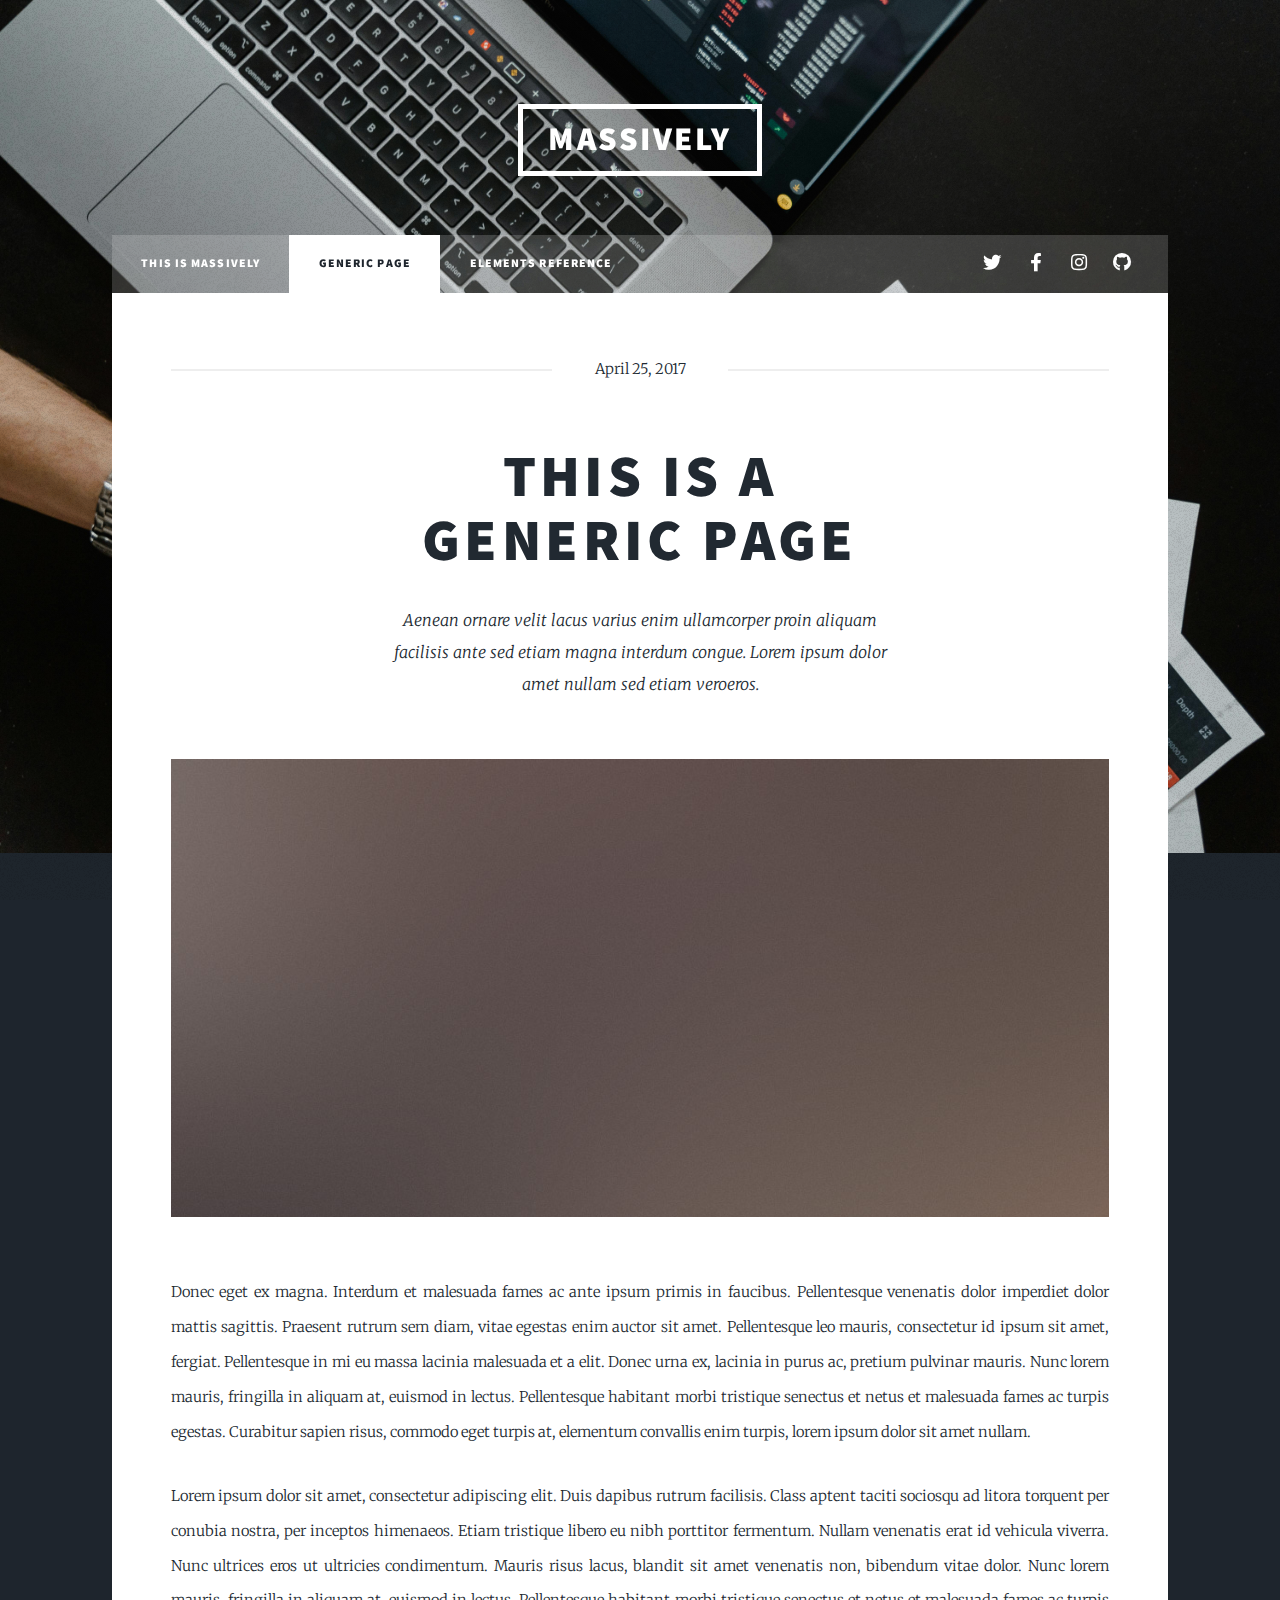
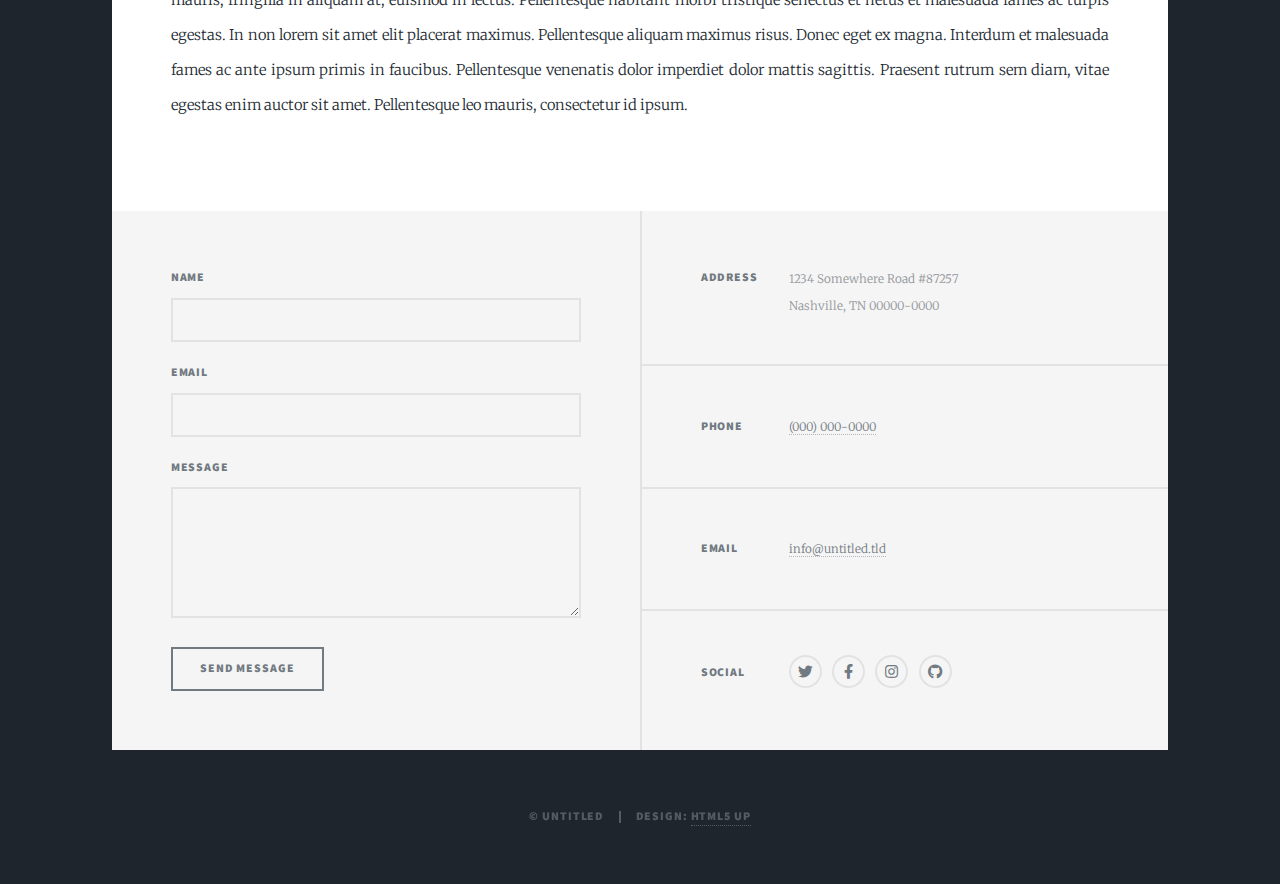
<file: generic.html>
<!DOCTYPE HTML>
<!--
	Massively by HTML5 UP
	html5up.net | @ajlkn
	Free for personal and commercial use under the CCA 3.0 license (html5up.net/license)
-->
<html>
	<head>
		<title>Generic Page - Massively by HTML5 UP</title>
		<meta charset="utf-8" />
		<meta name="viewport" content="width=device-width, initial-scale=1, user-scalable=no" />
		<link rel="stylesheet" href="assets/css/main.css" />
		<noscript><link rel="stylesheet" href="assets/css/noscript.css" /></noscript>
	</head>
	<body class="is-preload">

		<!-- Wrapper -->
			<div id="wrapper">

				<!-- Header -->
					<header id="header">
						<a href="index.html" class="logo">Massively</a>
					</header>

				<!-- Nav -->
					<nav id="nav">
						<ul class="links">
							<li><a href="index.html">This is Massively</a></li>
							<li class="active"><a href="generic.html">Generic Page</a></li>
							<li><a href="elements.html">Elements Reference</a></li>
						</ul>
						<ul class="icons">
							<li><a href="#" class="icon brands fa-twitter"><span class="label">Twitter</span></a></li>
							<li><a href="#" class="icon brands fa-facebook-f"><span class="label">Facebook</span></a></li>
							<li><a href="#" class="icon brands fa-instagram"><span class="label">Instagram</span></a></li>
							<li><a href="#" class="icon brands fa-github"><span class="label">GitHub</span></a></li>
						</ul>
					</nav>

				<!-- Main -->
					<div id="main">

						<!-- Post -->
							<section class="post">
								<header class="major">
									<span class="date">April 25, 2017</span>
									<h1>This is a<br />
									Generic Page</h1>
									<p>Aenean ornare velit lacus varius enim ullamcorper proin aliquam<br />
									facilisis ante sed etiam magna interdum congue. Lorem ipsum dolor<br />
									amet nullam sed etiam veroeros.</p>
								</header>
								<div class="image main"><img src="images/pic01.jpg" alt="" /></div>
								<p>Donec eget ex magna. Interdum et malesuada fames ac ante ipsum primis in faucibus. Pellentesque venenatis dolor imperdiet dolor mattis sagittis. Praesent rutrum sem diam, vitae egestas enim auctor sit amet. Pellentesque leo mauris, consectetur id ipsum sit amet, fergiat. Pellentesque in mi eu massa lacinia malesuada et a elit. Donec urna ex, lacinia in purus ac, pretium pulvinar mauris. Nunc lorem mauris, fringilla in aliquam at, euismod in lectus. Pellentesque habitant morbi tristique senectus et netus et malesuada fames ac turpis egestas. Curabitur sapien risus, commodo eget turpis at, elementum convallis enim turpis, lorem ipsum dolor sit amet nullam.</p>
								<p>Lorem ipsum dolor sit amet, consectetur adipiscing elit. Duis dapibus rutrum facilisis. Class aptent taciti sociosqu ad litora torquent per conubia nostra, per inceptos himenaeos. Etiam tristique libero eu nibh porttitor fermentum. Nullam venenatis erat id vehicula viverra. Nunc ultrices eros ut ultricies condimentum. Mauris risus lacus, blandit sit amet venenatis non, bibendum vitae dolor. Nunc lorem mauris, fringilla in aliquam at, euismod in lectus. Pellentesque habitant morbi tristique senectus et netus et malesuada fames ac turpis egestas. In non lorem sit amet elit placerat maximus. Pellentesque aliquam maximus risus. Donec eget ex magna. Interdum et malesuada fames ac ante ipsum primis in faucibus. Pellentesque venenatis dolor imperdiet dolor mattis sagittis. Praesent rutrum sem diam, vitae egestas enim auctor sit amet. Pellentesque leo mauris, consectetur id ipsum.</p>
							</section>

					</div>

				<!-- Footer -->
					<footer id="footer">
						<section>
							<form method="post" action="#">
								<div class="fields">
									<div class="field">
										<label for="name">Name</label>
										<input type="text" name="name" id="name" />
									</div>
									<div class="field">
										<label for="email">Email</label>
										<input type="text" name="email" id="email" />
									</div>
									<div class="field">
										<label for="message">Message</label>
										<textarea name="message" id="message" rows="3"></textarea>
									</div>
								</div>
								<ul class="actions">
									<li><input type="submit" value="Send Message" /></li>
								</ul>
							</form>
						</section>
						<section class="split contact">
							<section class="alt">
								<h3>Address</h3>
								<p>1234 Somewhere Road #87257<br />
								Nashville, TN 00000-0000</p>
							</section>
							<section>
								<h3>Phone</h3>
								<p><a href="#">(000) 000-0000</a></p>
							</section>
							<section>
								<h3>Email</h3>
								<p><a href="#">info@untitled.tld</a></p>
							</section>
							<section>
								<h3>Social</h3>
								<ul class="icons alt">
									<li><a href="#" class="icon brands alt fa-twitter"><span class="label">Twitter</span></a></li>
									<li><a href="#" class="icon brands alt fa-facebook-f"><span class="label">Facebook</span></a></li>
									<li><a href="#" class="icon brands alt fa-instagram"><span class="label">Instagram</span></a></li>
									<li><a href="#" class="icon brands alt fa-github"><span class="label">GitHub</span></a></li>
								</ul>
							</section>
						</section>
					</footer>

				<!-- Copyright -->
					<div id="copyright">
						<ul><li>&copy; Untitled</li><li>Design: <a href="https://html5up.net">HTML5 UP</a></li></ul>
					</div>

			</div>

		<!-- Scripts -->
			<script src="assets/js/jquery.min.js"></script>
			<script src="assets/js/jquery.scrollex.min.js"></script>
			<script src="assets/js/jquery.scrolly.min.js"></script>
			<script src="assets/js/browser.min.js"></script>
			<script src="assets/js/breakpoints.min.js"></script>
			<script src="assets/js/util.js"></script>
			<script src="assets/js/main.js"></script>

	</body>
</html>
</file>
<file: assets/css/main.css>
@import url(fontawesome-all.min.css);
@import url("https://fonts.googleapis.com/css?family=Merriweather:300,700,300italic,700italic|Source+Sans+Pro:900");

/*
	Massively by HTML5 UP
	html5up.net | @ajlkn
	Free for personal and commercial use under the CCA 3.0 license (html5up.net/license)
*/

html, body, div, span, applet, object,
iframe, h1, h2, h3, h4, h5, h6, p, blockquote,
pre, a, abbr, acronym, address, big, cite,
code, del, dfn, em, img, ins, kbd, q, s, samp,
small, strike, strong, sub, sup, tt, var, b,
u, i, center, dl, dt, dd, ol, ul, li, fieldset,
form, label, legend, table, caption, tbody,
tfoot, thead, tr, th, td, article, aside,
canvas, details, embed, figure, figcaption,
footer, header, hgroup, menu, nav, output, ruby,
section, summary, time, mark, audio, video {
	margin: 0;
	padding: 0;
	border: 0;
	font-size: 100%;
	font: inherit;
	vertical-align: baseline;}

article, aside, details, figcaption, figure,
footer, header, hgroup, menu, nav, section {
	display: block;}

body {
	line-height: 1;
}

ol, ul {
	list-style: none;
}

blockquote, q {
	quotes: none;
}

	blockquote:before, blockquote:after, q:before, q:after {
		content: '';
		content: none;
	}

table {
	border-collapse: collapse;
	border-spacing: 0;
}

body {
	-webkit-text-size-adjust: none;
}

mark {
	background-color: transparent;
	color: inherit;
}

input::-moz-focus-inner {
	border: 0;
	padding: 0;
}

input, select, textarea {
	-moz-appearance: none;
	-webkit-appearance: none;
	-ms-appearance: none;
	appearance: none;
}

/* Basic */

	@-ms-viewport {
		width: device-width;
	}

	body {
		-ms-overflow-style: scrollbar;
	}

	@media screen and (max-width: 480px) {

		html, body {
			min-width: 320px;
		}

	}

	html {
		box-sizing: border-box;
	}

	*, *:before, *:after {
		box-sizing: inherit;
	}

	body {
		background-color: #1e252d;
	}

		body.is-preload *, body.is-preload *:before, body.is-preload *:after {
			-moz-animation: none !important;
			-webkit-animation: none !important;
			-ms-animation: none !important;
			animation: none !important;
			-moz-transition: none !important;
			-webkit-transition: none !important;
			-ms-transition: none !important;
			transition: none !important;
		}

/* Type */

	html {
		font-size: 16pt;
	}

		@media screen and (max-width: 1680px) {

			html {
				font-size: 12pt;
			}

		}

		@media screen and (max-width: 1280px) {

			html {
				font-size: 11pt;
			}

		}

		@media screen and (max-width: 360px) {

			html {
				font-size: 10pt;
			}

		}

	body {
		color: #212931;
	}

	body, input, select, textarea {
		font-family: "Merriweather", Georgia, serif;
		font-weight: 300;
		font-size: 1rem;
		line-height: 2.375;
	}

	a {
		-moz-transition: color 0.2s ease-in-out, background-color 0.2s ease-in-out, border-color 0.2s ease-in-out, box-shadow 0.2s ease-in-out;
		-webkit-transition: color 0.2s ease-in-out, background-color 0.2s ease-in-out, border-color 0.2s ease-in-out, box-shadow 0.2s ease-in-out;
		-ms-transition: color 0.2s ease-in-out, background-color 0.2s ease-in-out, border-color 0.2s ease-in-out, box-shadow 0.2s ease-in-out;
		transition: color 0.2s ease-in-out, background-color 0.2s ease-in-out, border-color 0.2s ease-in-out, box-shadow 0.2s ease-in-out;
		border-bottom: dotted 1px;
		text-decoration: none;
	}

		a:hover {
			border-bottom-color: transparent;
		}

	strong, b {
		font-weight: 600;
	}

	em, i {
		font-style: italic;
	}

	p {
		text-align: justify;
		margin: 0 0 2rem 0;
	}

	h1, h2, h3, h4, h5, h6 {
		font-family: "Source Sans Pro", Helvetica, sans-serif;
		font-weight: 900;
		line-height: 1.5;
		letter-spacing: 0.075em;
		text-transform: uppercase;
		margin: 0 0 1rem 0;
	}

		h1 a, h2 a, h3 a, h4 a, h5 a, h6 a {
			border-bottom: 0;
			color: inherit;
			text-decoration: none;
		}

	h1 {
		font-size: 4rem;
		line-height: 1.1;
		margin: 0 0 2rem 0;
	}

	h2 {
		font-size: 1.75rem;
		line-height: 1.3;
		margin: 0 0 1.5rem 0;
	}

	h3 {
		font-size: 1.25rem;
		margin: 0 0 1.5rem 0;
	}

	h4 {
		font-size: 1rem;
	}

	h5 {
		font-size: 0.9rem;
	}

	h6 {
		font-size: 0.8rem;
	}

	sub {
		font-size: 0.8rem;
		position: relative;
		top: 0.5rem;
	}

	sup {
		font-size: 0.8rem;
		position: relative;
		top: -0.5rem;
	}

	blockquote {
		border-left: solid 4px;
		font-style: italic;
		margin: 0 0 2rem 0;
		padding: 0.5rem 0 0.5rem 2rem;
	}

	code {
		border: solid 2px;
		font-family: "Courier New", monospace;
		font-size: 0.9rem;
		margin: 0 0.25rem;
		padding: 0.25rem 0.65rem;
	}

	pre {
		-webkit-overflow-scrolling: touch;
		font-family: "Courier New", monospace;
		font-size: 0.9rem;
		margin: 0 0 2rem 0;
	}

		pre code {
			display: block;
			line-height: 1.75;
			padding: 1rem 1.5rem;
			overflow-x: auto;
		}

	hr {
		border: 0;
		border-bottom: solid 2px;
		margin: 3rem 0;
	}

		hr.major {
			margin: 5rem 0;
		}

	.align-left {
		text-align: left;
	}

	.align-center {
		text-align: center;
	}

	.align-right {
		text-align: right;
	}

	input, select, textarea {
		color: #212931;
	}

	a {
		color: #212931;
		border-bottom-color: rgba(33, 41, 49, 0.5);
	}

		a:hover {
			border-bottom-color: transparent;
			color: #18bfef !important;
		}

	strong, b {
		color: #212931;
	}

	h1, h2, h3, h4, h5, h6 {
		color: #212931;
	}

	blockquote {
		border-left-color: #eeeeee;
	}

	code {
		background: rgba(220, 220, 220, 0.25);
		border-color: #eeeeee;
	}

	hr {
		border-bottom-color: #eeeeee;
	}

/* Row */

	.row {
		display: flex;
		flex-wrap: wrap;
		box-sizing: border-box;
		align-items: stretch;
	}

		.row > * {
			box-sizing: border-box;
		}

		.row.gtr-uniform > * > :last-child {
			margin-bottom: 0;
		}

		.row.aln-left {
			justify-content: flex-start;
		}

		.row.aln-center {
			justify-content: center;
		}

		.row.aln-right {
			justify-content: flex-end;
		}

		.row.aln-top {
			align-items: flex-start;
		}

		.row.aln-middle {
			align-items: center;
		}

		.row.aln-bottom {
			align-items: flex-end;
		}

		.row > .imp {
			order: -1;
		}

		.row > .col-1 {
			width: 8.33333%;
		}

		.row > .off-1 {
			margin-left: 8.33333%;
		}

		.row > .col-2 {
			width: 16.66667%;
		}

		.row > .off-2 {
			margin-left: 16.66667%;
		}

		.row > .col-3 {
			width: 25%;
		}

		.row > .off-3 {
			margin-left: 25%;
		}

		.row > .col-4 {
			width: 33.33333%;
		}

		.row > .off-4 {
			margin-left: 33.33333%;
		}

		.row > .col-5 {
			width: 41.66667%;
		}

		.row > .off-5 {
			margin-left: 41.66667%;
		}

		.row > .col-6 {
			width: 50%;
		}

		.row > .off-6 {
			margin-left: 50%;
		}

		.row > .col-7 {
			width: 58.33333%;
		}

		.row > .off-7 {
			margin-left: 58.33333%;
		}

		.row > .col-8 {
			width: 66.66667%;
		}

		.row > .off-8 {
			margin-left: 66.66667%;
		}

		.row > .col-9 {
			width: 75%;
		}

		.row > .off-9 {
			margin-left: 75%;
		}

		.row > .col-10 {
			width: 83.33333%;
		}

		.row > .off-10 {
			margin-left: 83.33333%;
		}

		.row > .col-11 {
			width: 91.66667%;
		}

		.row > .off-11 {
			margin-left: 91.66667%;
		}

		.row > .col-12 {
			width: 100%;
		}

		.row > .off-12 {
			margin-left: 100%;
		}

		.row.gtr-0 {
			margin-top: 0;
			margin-left: 0rem;
		}

			.row.gtr-0 > * {
				padding: 0 0 0 0rem;
			}

			.row.gtr-0.gtr-uniform {
				margin-top: 0rem;
			}

				.row.gtr-0.gtr-uniform > * {
					padding-top: 0rem;
				}

		.row.gtr-25 {
			margin-top: 0;
			margin-left: -0.375rem;
		}

			.row.gtr-25 > * {
				padding: 0 0 0 0.375rem;
			}

			.row.gtr-25.gtr-uniform {
				margin-top: -0.375rem;
			}

				.row.gtr-25.gtr-uniform > * {
					padding-top: 0.375rem;
				}

		.row.gtr-50 {
			margin-top: 0;
			margin-left: -0.75rem;
		}

			.row.gtr-50 > * {
				padding: 0 0 0 0.75rem;
			}

			.row.gtr-50.gtr-uniform {
				margin-top: -0.75rem;
			}

				.row.gtr-50.gtr-uniform > * {
					padding-top: 0.75rem;
				}

		.row {
			margin-top: 0;
			margin-left: -1.5rem;
		}

			.row > * {
				padding: 0 0 0 1.5rem;
			}

			.row.gtr-uniform {
				margin-top: -1.5rem;
			}

				.row.gtr-uniform > * {
					padding-top: 1.5rem;
				}

		.row.gtr-150 {
			margin-top: 0;
			margin-left: -2.25rem;
		}

			.row.gtr-150 > * {
				padding: 0 0 0 2.25rem;
			}

			.row.gtr-150.gtr-uniform {
				margin-top: -2.25rem;
			}

				.row.gtr-150.gtr-uniform > * {
					padding-top: 2.25rem;
				}

		.row.gtr-200 {
			margin-top: 0;
			margin-left: -3rem;
		}

			.row.gtr-200 > * {
				padding: 0 0 0 3rem;
			}

			.row.gtr-200.gtr-uniform {
				margin-top: -3rem;
			}

				.row.gtr-200.gtr-uniform > * {
					padding-top: 3rem;
				}

		@media screen and (max-width: 1680px) {

			.row {
				display: flex;
				flex-wrap: wrap;
				box-sizing: border-box;
				align-items: stretch;
			}

				.row > * {
					box-sizing: border-box;
				}

				.row.gtr-uniform > * > :last-child {
					margin-bottom: 0;
				}

				.row.aln-left {
					justify-content: flex-start;
				}

				.row.aln-center {
					justify-content: center;
				}

				.row.aln-right {
					justify-content: flex-end;
				}

				.row.aln-top {
					align-items: flex-start;
				}

				.row.aln-middle {
					align-items: center;
				}

				.row.aln-bottom {
					align-items: flex-end;
				}

				.row > .imp-xlarge {
					order: -1;
				}

				.row > .col-1-xlarge {
					width: 8.33333%;
				}

				.row > .off-1-xlarge {
					margin-left: 8.33333%;
				}

				.row > .col-2-xlarge {
					width: 16.66667%;
				}

				.row > .off-2-xlarge {
					margin-left: 16.66667%;
				}

				.row > .col-3-xlarge {
					width: 25%;
				}

				.row > .off-3-xlarge {
					margin-left: 25%;
				}

				.row > .col-4-xlarge {
					width: 33.33333%;
				}

				.row > .off-4-xlarge {
					margin-left: 33.33333%;
				}

				.row > .col-5-xlarge {
					width: 41.66667%;
				}

				.row > .off-5-xlarge {
					margin-left: 41.66667%;
				}

				.row > .col-6-xlarge {
					width: 50%;
				}

				.row > .off-6-xlarge {
					margin-left: 50%;
				}

				.row > .col-7-xlarge {
					width: 58.33333%;
				}

				.row > .off-7-xlarge {
					margin-left: 58.33333%;
				}

				.row > .col-8-xlarge {
					width: 66.66667%;
				}

				.row > .off-8-xlarge {
					margin-left: 66.66667%;
				}

				.row > .col-9-xlarge {
					width: 75%;
				}

				.row > .off-9-xlarge {
					margin-left: 75%;
				}

				.row > .col-10-xlarge {
					width: 83.33333%;
				}

				.row > .off-10-xlarge {
					margin-left: 83.33333%;
				}

				.row > .col-11-xlarge {
					width: 91.66667%;
				}

				.row > .off-11-xlarge {
					margin-left: 91.66667%;
				}

				.row > .col-12-xlarge {
					width: 100%;
				}

				.row > .off-12-xlarge {
					margin-left: 100%;
				}

				.row.gtr-0 {
					margin-top: 0;
					margin-left: 0rem;
				}

					.row.gtr-0 > * {
						padding: 0 0 0 0rem;
					}

					.row.gtr-0.gtr-uniform {
						margin-top: 0rem;
					}

						.row.gtr-0.gtr-uniform > * {
							padding-top: 0rem;
						}

				.row.gtr-25 {
					margin-top: 0;
					margin-left: -0.375rem;
				}

					.row.gtr-25 > * {
						padding: 0 0 0 0.375rem;
					}

					.row.gtr-25.gtr-uniform {
						margin-top: -0.375rem;
					}

						.row.gtr-25.gtr-uniform > * {
							padding-top: 0.375rem;
						}

				.row.gtr-50 {
					margin-top: 0;
					margin-left: -0.75rem;
				}

					.row.gtr-50 > * {
						padding: 0 0 0 0.75rem;
					}

					.row.gtr-50.gtr-uniform {
						margin-top: -0.75rem;
					}

						.row.gtr-50.gtr-uniform > * {
							padding-top: 0.75rem;
						}

				.row {
					margin-top: 0;
					margin-left: -1.5rem;
				}

					.row > * {
						padding: 0 0 0 1.5rem;
					}

					.row.gtr-uniform {
						margin-top: -1.5rem;
					}

						.row.gtr-uniform > * {
							padding-top: 1.5rem;
						}

				.row.gtr-150 {
					margin-top: 0;
					margin-left: -2.25rem;
				}

					.row.gtr-150 > * {
						padding: 0 0 0 2.25rem;
					}

					.row.gtr-150.gtr-uniform {
						margin-top: -2.25rem;
					}

						.row.gtr-150.gtr-uniform > * {
							padding-top: 2.25rem;
						}

				.row.gtr-200 {
					margin-top: 0;
					margin-left: -3rem;
				}

					.row.gtr-200 > * {
						padding: 0 0 0 3rem;
					}

					.row.gtr-200.gtr-uniform {
						margin-top: -3rem;
					}

						.row.gtr-200.gtr-uniform > * {
							padding-top: 3rem;
						}

		}

		@media screen and (max-width: 1280px) {

			.row {
				display: flex;
				flex-wrap: wrap;
				box-sizing: border-box;
				align-items: stretch;
			}

				.row > * {
					box-sizing: border-box;
				}

				.row.gtr-uniform > * > :last-child {
					margin-bottom: 0;
				}

				.row.aln-left {
					justify-content: flex-start;
				}

				.row.aln-center {
					justify-content: center;
				}

				.row.aln-right {
					justify-content: flex-end;
				}

				.row.aln-top {
					align-items: flex-start;
				}

				.row.aln-middle {
					align-items: center;
				}

				.row.aln-bottom {
					align-items: flex-end;
				}

				.row > .imp-large {
					order: -1;
				}

				.row > .col-1-large {
					width: 8.33333%;
				}

				.row > .off-1-large {
					margin-left: 8.33333%;
				}

				.row > .col-2-large {
					width: 16.66667%;
				}

				.row > .off-2-large {
					margin-left: 16.66667%;
				}

				.row > .col-3-large {
					width: 25%;
				}

				.row > .off-3-large {
					margin-left: 25%;
				}

				.row > .col-4-large {
					width: 33.33333%;
				}

				.row > .off-4-large {
					margin-left: 33.33333%;
				}

				.row > .col-5-large {
					width: 41.66667%;
				}

				.row > .off-5-large {
					margin-left: 41.66667%;
				}

				.row > .col-6-large {
					width: 50%;
				}

				.row > .off-6-large {
					margin-left: 50%;
				}

				.row > .col-7-large {
					width: 58.33333%;
				}

				.row > .off-7-large {
					margin-left: 58.33333%;
				}

				.row > .col-8-large {
					width: 66.66667%;
				}

				.row > .off-8-large {
					margin-left: 66.66667%;
				}

				.row > .col-9-large {
					width: 75%;
				}

				.row > .off-9-large {
					margin-left: 75%;
				}

				.row > .col-10-large {
					width: 83.33333%;
				}

				.row > .off-10-large {
					margin-left: 83.33333%;
				}

				.row > .col-11-large {
					width: 91.66667%;
				}

				.row > .off-11-large {
					margin-left: 91.66667%;
				}

				.row > .col-12-large {
					width: 100%;
				}

				.row > .off-12-large {
					margin-left: 100%;
				}

				.row.gtr-0 {
					margin-top: 0;
					margin-left: 0rem;
				}

					.row.gtr-0 > * {
						padding: 0 0 0 0rem;
					}

					.row.gtr-0.gtr-uniform {
						margin-top: 0rem;
					}

						.row.gtr-0.gtr-uniform > * {
							padding-top: 0rem;
						}

				.row.gtr-25 {
					margin-top: 0;
					margin-left: -0.375rem;
				}

					.row.gtr-25 > * {
						padding: 0 0 0 0.375rem;
					}

					.row.gtr-25.gtr-uniform {
						margin-top: -0.375rem;
					}

						.row.gtr-25.gtr-uniform > * {
							padding-top: 0.375rem;
						}

				.row.gtr-50 {
					margin-top: 0;
					margin-left: -0.75rem;
				}

					.row.gtr-50 > * {
						padding: 0 0 0 0.75rem;
					}

					.row.gtr-50.gtr-uniform {
						margin-top: -0.75rem;
					}

						.row.gtr-50.gtr-uniform > * {
							padding-top: 0.75rem;
						}

				.row {
					margin-top: 0;
					margin-left: -1.5rem;
				}

					.row > * {
						padding: 0 0 0 1.5rem;
					}

					.row.gtr-uniform {
						margin-top: -1.5rem;
					}

						.row.gtr-uniform > * {
							padding-top: 1.5rem;
						}

				.row.gtr-150 {
					margin-top: 0;
					margin-left: -2.25rem;
				}

					.row.gtr-150 > * {
						padding: 0 0 0 2.25rem;
					}

					.row.gtr-150.gtr-uniform {
						margin-top: -2.25rem;
					}

						.row.gtr-150.gtr-uniform > * {
							padding-top: 2.25rem;
						}

				.row.gtr-200 {
					margin-top: 0;
					margin-left: -3rem;
				}

					.row.gtr-200 > * {
						padding: 0 0 0 3rem;
					}

					.row.gtr-200.gtr-uniform {
						margin-top: -3rem;
					}

						.row.gtr-200.gtr-uniform > * {
							padding-top: 3rem;
						}

		}

		@media screen and (max-width: 980px) {

			.row {
				display: flex;
				flex-wrap: wrap;
				box-sizing: border-box;
				align-items: stretch;
			}

				.row > * {
					box-sizing: border-box;
				}

				.row.gtr-uniform > * > :last-child {
					margin-bottom: 0;
				}

				.row.aln-left {
					justify-content: flex-start;
				}

				.row.aln-center {
					justify-content: center;
				}

				.row.aln-right {
					justify-content: flex-end;
				}

				.row.aln-top {
					align-items: flex-start;
				}

				.row.aln-middle {
					align-items: center;
				}

				.row.aln-bottom {
					align-items: flex-end;
				}

				.row > .imp-medium {
					order: -1;
				}

				.row > .col-1-medium {
					width: 8.33333%;
				}

				.row > .off-1-medium {
					margin-left: 8.33333%;
				}

				.row > .col-2-medium {
					width: 16.66667%;
				}

				.row > .off-2-medium {
					margin-left: 16.66667%;
				}

				.row > .col-3-medium {
					width: 25%;
				}

				.row > .off-3-medium {
					margin-left: 25%;
				}

				.row > .col-4-medium {
					width: 33.33333%;
				}

				.row > .off-4-medium {
					margin-left: 33.33333%;
				}

				.row > .col-5-medium {
					width: 41.66667%;
				}

				.row > .off-5-medium {
					margin-left: 41.66667%;
				}

				.row > .col-6-medium {
					width: 50%;
				}

				.row > .off-6-medium {
					margin-left: 50%;
				}

				.row > .col-7-medium {
					width: 58.33333%;
				}

				.row > .off-7-medium {
					margin-left: 58.33333%;
				}

				.row > .col-8-medium {
					width: 66.66667%;
				}

				.row > .off-8-medium {
					margin-left: 66.66667%;
				}

				.row > .col-9-medium {
					width: 75%;
				}

				.row > .off-9-medium {
					margin-left: 75%;
				}

				.row > .col-10-medium {
					width: 83.33333%;
				}

				.row > .off-10-medium {
					margin-left: 83.33333%;
				}

				.row > .col-11-medium {
					width: 91.66667%;
				}

				.row > .off-11-medium {
					margin-left: 91.66667%;
				}

				.row > .col-12-medium {
					width: 100%;
				}

				.row > .off-12-medium {
					margin-left: 100%;
				}

				.row.gtr-0 {
					margin-top: 0;
					margin-left: 0rem;
				}

					.row.gtr-0 > * {
						padding: 0 0 0 0rem;
					}

					.row.gtr-0.gtr-uniform {
						margin-top: 0rem;
					}

						.row.gtr-0.gtr-uniform > * {
							padding-top: 0rem;
						}

				.row.gtr-25 {
					margin-top: 0;
					margin-left: -0.375rem;
				}

					.row.gtr-25 > * {
						padding: 0 0 0 0.375rem;
					}

					.row.gtr-25.gtr-uniform {
						margin-top: -0.375rem;
					}

						.row.gtr-25.gtr-uniform > * {
							padding-top: 0.375rem;
						}

				.row.gtr-50 {
					margin-top: 0;
					margin-left: -0.75rem;
				}

					.row.gtr-50 > * {
						padding: 0 0 0 0.75rem;
					}

					.row.gtr-50.gtr-uniform {
						margin-top: -0.75rem;
					}

						.row.gtr-50.gtr-uniform > * {
							padding-top: 0.75rem;
						}

				.row {
					margin-top: 0;
					margin-left: -1.5rem;
				}

					.row > * {
						padding: 0 0 0 1.5rem;
					}

					.row.gtr-uniform {
						margin-top: -1.5rem;
					}

						.row.gtr-uniform > * {
							padding-top: 1.5rem;
						}

				.row.gtr-150 {
					margin-top: 0;
					margin-left: -2.25rem;
				}

					.row.gtr-150 > * {
						padding: 0 0 0 2.25rem;
					}

					.row.gtr-150.gtr-uniform {
						margin-top: -2.25rem;
					}

						.row.gtr-150.gtr-uniform > * {
							padding-top: 2.25rem;
						}

				.row.gtr-200 {
					margin-top: 0;
					margin-left: -3rem;
				}

					.row.gtr-200 > * {
						padding: 0 0 0 3rem;
					}

					.row.gtr-200.gtr-uniform {
						margin-top: -3rem;
					}

						.row.gtr-200.gtr-uniform > * {
							padding-top: 3rem;
						}

		}

		@media screen and (max-width: 736px) {

			.row {
				display: flex;
				flex-wrap: wrap;
				box-sizing: border-box;
				align-items: stretch;
			}

				.row > * {
					box-sizing: border-box;
				}

				.row.gtr-uniform > * > :last-child {
					margin-bottom: 0;
				}

				.row.aln-left {
					justify-content: flex-start;
				}

				.row.aln-center {
					justify-content: center;
				}

				.row.aln-right {
					justify-content: flex-end;
				}

				.row.aln-top {
					align-items: flex-start;
				}

				.row.aln-middle {
					align-items: center;
				}

				.row.aln-bottom {
					align-items: flex-end;
				}

				.row > .imp-small {
					order: -1;
				}

				.row > .col-1-small {
					width: 8.33333%;
				}

				.row > .off-1-small {
					margin-left: 8.33333%;
				}

				.row > .col-2-small {
					width: 16.66667%;
				}

				.row > .off-2-small {
					margin-left: 16.66667%;
				}

				.row > .col-3-small {
					width: 25%;
				}

				.row > .off-3-small {
					margin-left: 25%;
				}

				.row > .col-4-small {
					width: 33.33333%;
				}

				.row > .off-4-small {
					margin-left: 33.33333%;
				}

				.row > .col-5-small {
					width: 41.66667%;
				}

				.row > .off-5-small {
					margin-left: 41.66667%;
				}

				.row > .col-6-small {
					width: 50%;
				}

				.row > .off-6-small {
					margin-left: 50%;
				}

				.row > .col-7-small {
					width: 58.33333%;
				}

				.row > .off-7-small {
					margin-left: 58.33333%;
				}

				.row > .col-8-small {
					width: 66.66667%;
				}

				.row > .off-8-small {
					margin-left: 66.66667%;
				}

				.row > .col-9-small {
					width: 75%;
				}

				.row > .off-9-small {
					margin-left: 75%;
				}

				.row > .col-10-small {
					width: 83.33333%;
				}

				.row > .off-10-small {
					margin-left: 83.33333%;
				}

				.row > .col-11-small {
					width: 91.66667%;
				}

				.row > .off-11-small {
					margin-left: 91.66667%;
				}

				.row > .col-12-small {
					width: 100%;
				}

				.row > .off-12-small {
					margin-left: 100%;
				}

				.row.gtr-0 {
					margin-top: 0;
					margin-left: 0rem;
				}

					.row.gtr-0 > * {
						padding: 0 0 0 0rem;
					}

					.row.gtr-0.gtr-uniform {
						margin-top: 0rem;
					}

						.row.gtr-0.gtr-uniform > * {
							padding-top: 0rem;
						}

				.row.gtr-25 {
					margin-top: 0;
					margin-left: -0.375rem;
				}

					.row.gtr-25 > * {
						padding: 0 0 0 0.375rem;
					}

					.row.gtr-25.gtr-uniform {
						margin-top: -0.375rem;
					}

						.row.gtr-25.gtr-uniform > * {
							padding-top: 0.375rem;
						}

				.row.gtr-50 {
					margin-top: 0;
					margin-left: -0.75rem;
				}

					.row.gtr-50 > * {
						padding: 0 0 0 0.75rem;
					}

					.row.gtr-50.gtr-uniform {
						margin-top: -0.75rem;
					}

						.row.gtr-50.gtr-uniform > * {
							padding-top: 0.75rem;
						}

				.row {
					margin-top: 0;
					margin-left: -1.5rem;
				}

					.row > * {
						padding: 0 0 0 1.5rem;
					}

					.row.gtr-uniform {
						margin-top: -1.5rem;
					}

						.row.gtr-uniform > * {
							padding-top: 1.5rem;
						}

				.row.gtr-150 {
					margin-top: 0;
					margin-left: -2.25rem;
				}

					.row.gtr-150 > * {
						padding: 0 0 0 2.25rem;
					}

					.row.gtr-150.gtr-uniform {
						margin-top: -2.25rem;
					}

						.row.gtr-150.gtr-uniform > * {
							padding-top: 2.25rem;
						}

				.row.gtr-200 {
					margin-top: 0;
					margin-left: -3rem;
				}

					.row.gtr-200 > * {
						padding: 0 0 0 3rem;
					}

					.row.gtr-200.gtr-uniform {
						margin-top: -3rem;
					}

						.row.gtr-200.gtr-uniform > * {
							padding-top: 3rem;
						}

		}

		@media screen and (max-width: 480px) {

			.row {
				display: flex;
				flex-wrap: wrap;
				box-sizing: border-box;
				align-items: stretch;
			}

				.row > * {
					box-sizing: border-box;
				}

				.row.gtr-uniform > * > :last-child {
					margin-bottom: 0;
				}

				.row.aln-left {
					justify-content: flex-start;
				}

				.row.aln-center {
					justify-content: center;
				}

				.row.aln-right {
					justify-content: flex-end;
				}

				.row.aln-top {
					align-items: flex-start;
				}

				.row.aln-middle {
					align-items: center;
				}

				.row.aln-bottom {
					align-items: flex-end;
				}

				.row > .imp-xsmall {
					order: -1;
				}

				.row > .col-1-xsmall {
					width: 8.33333%;
				}

				.row > .off-1-xsmall {
					margin-left: 8.33333%;
				}

				.row > .col-2-xsmall {
					width: 16.66667%;
				}

				.row > .off-2-xsmall {
					margin-left: 16.66667%;
				}

				.row > .col-3-xsmall {
					width: 25%;
				}

				.row > .off-3-xsmall {
					margin-left: 25%;
				}

				.row > .col-4-xsmall {
					width: 33.33333%;
				}

				.row > .off-4-xsmall {
					margin-left: 33.33333%;
				}

				.row > .col-5-xsmall {
					width: 41.66667%;
				}

				.row > .off-5-xsmall {
					margin-left: 41.66667%;
				}

				.row > .col-6-xsmall {
					width: 50%;
				}

				.row > .off-6-xsmall {
					margin-left: 50%;
				}

				.row > .col-7-xsmall {
					width: 58.33333%;
				}

				.row > .off-7-xsmall {
					margin-left: 58.33333%;
				}

				.row > .col-8-xsmall {
					width: 66.66667%;
				}

				.row > .off-8-xsmall {
					margin-left: 66.66667%;
				}

				.row > .col-9-xsmall {
					width: 75%;
				}

				.row > .off-9-xsmall {
					margin-left: 75%;
				}

				.row > .col-10-xsmall {
					width: 83.33333%;
				}

				.row > .off-10-xsmall {
					margin-left: 83.33333%;
				}

				.row > .col-11-xsmall {
					width: 91.66667%;
				}

				.row > .off-11-xsmall {
					margin-left: 91.66667%;
				}

				.row > .col-12-xsmall {
					width: 100%;
				}

				.row > .off-12-xsmall {
					margin-left: 100%;
				}

				.row.gtr-0 {
					margin-top: 0;
					margin-left: 0rem;
				}

					.row.gtr-0 > * {
						padding: 0 0 0 0rem;
					}

					.row.gtr-0.gtr-uniform {
						margin-top: 0rem;
					}

						.row.gtr-0.gtr-uniform > * {
							padding-top: 0rem;
						}

				.row.gtr-25 {
					margin-top: 0;
					margin-left: -0.375rem;
				}

					.row.gtr-25 > * {
						padding: 0 0 0 0.375rem;
					}

					.row.gtr-25.gtr-uniform {
						margin-top: -0.375rem;
					}

						.row.gtr-25.gtr-uniform > * {
							padding-top: 0.375rem;
						}

				.row.gtr-50 {
					margin-top: 0;
					margin-left: -0.75rem;
				}

					.row.gtr-50 > * {
						padding: 0 0 0 0.75rem;
					}

					.row.gtr-50.gtr-uniform {
						margin-top: -0.75rem;
					}

						.row.gtr-50.gtr-uniform > * {
							padding-top: 0.75rem;
						}

				.row {
					margin-top: 0;
					margin-left: -1.5rem;
				}

					.row > * {
						padding: 0 0 0 1.5rem;
					}

					.row.gtr-uniform {
						margin-top: -1.5rem;
					}

						.row.gtr-uniform > * {
							padding-top: 1.5rem;
						}

				.row.gtr-150 {
					margin-top: 0;
					margin-left: -2.25rem;
				}

					.row.gtr-150 > * {
						padding: 0 0 0 2.25rem;
					}

					.row.gtr-150.gtr-uniform {
						margin-top: -2.25rem;
					}

						.row.gtr-150.gtr-uniform > * {
							padding-top: 2.25rem;
						}

				.row.gtr-200 {
					margin-top: 0;
					margin-left: -3rem;
				}

					.row.gtr-200 > * {
						padding: 0 0 0 3rem;
					}

					.row.gtr-200.gtr-uniform {
						margin-top: -3rem;
					}

						.row.gtr-200.gtr-uniform > * {
							padding-top: 3rem;
						}

		}

		@media screen and (max-width: 360px) {

			.row {
				display: flex;
				flex-wrap: wrap;
				box-sizing: border-box;
				align-items: stretch;
			}

				.row > * {
					box-sizing: border-box;
				}

				.row.gtr-uniform > * > :last-child {
					margin-bottom: 0;
				}

				.row.aln-left {
					justify-content: flex-start;
				}

				.row.aln-center {
					justify-content: center;
				}

				.row.aln-right {
					justify-content: flex-end;
				}

				.row.aln-top {
					align-items: flex-start;
				}

				.row.aln-middle {
					align-items: center;
				}

				.row.aln-bottom {
					align-items: flex-end;
				}

				.row > .imp-xxsmall {
					order: -1;
				}

				.row > .col-1-xxsmall {
					width: 8.33333%;
				}

				.row > .off-1-xxsmall {
					margin-left: 8.33333%;
				}

				.row > .col-2-xxsmall {
					width: 16.66667%;
				}

				.row > .off-2-xxsmall {
					margin-left: 16.66667%;
				}

				.row > .col-3-xxsmall {
					width: 25%;
				}

				.row > .off-3-xxsmall {
					margin-left: 25%;
				}

				.row > .col-4-xxsmall {
					width: 33.33333%;
				}

				.row > .off-4-xxsmall {
					margin-left: 33.33333%;
				}

				.row > .col-5-xxsmall {
					width: 41.66667%;
				}

				.row > .off-5-xxsmall {
					margin-left: 41.66667%;
				}

				.row > .col-6-xxsmall {
					width: 50%;
				}

				.row > .off-6-xxsmall {
					margin-left: 50%;
				}

				.row > .col-7-xxsmall {
					width: 58.33333%;
				}

				.row > .off-7-xxsmall {
					margin-left: 58.33333%;
				}

				.row > .col-8-xxsmall {
					width: 66.66667%;
				}

				.row > .off-8-xxsmall {
					margin-left: 66.66667%;
				}

				.row > .col-9-xxsmall {
					width: 75%;
				}

				.row > .off-9-xxsmall {
					margin-left: 75%;
				}

				.row > .col-10-xxsmall {
					width: 83.33333%;
				}

				.row > .off-10-xxsmall {
					margin-left: 83.33333%;
				}

				.row > .col-11-xxsmall {
					width: 91.66667%;
				}

				.row > .off-11-xxsmall {
					margin-left: 91.66667%;
				}

				.row > .col-12-xxsmall {
					width: 100%;
				}

				.row > .off-12-xxsmall {
					margin-left: 100%;
				}

				.row.gtr-0 {
					margin-top: 0;
					margin-left: 0rem;
				}

					.row.gtr-0 > * {
						padding: 0 0 0 0rem;
					}

					.row.gtr-0.gtr-uniform {
						margin-top: 0rem;
					}

						.row.gtr-0.gtr-uniform > * {
							padding-top: 0rem;
						}

				.row.gtr-25 {
					margin-top: 0;
					margin-left: -0.375rem;
				}

					.row.gtr-25 > * {
						padding: 0 0 0 0.375rem;
					}

					.row.gtr-25.gtr-uniform {
						margin-top: -0.375rem;
					}

						.row.gtr-25.gtr-uniform > * {
							padding-top: 0.375rem;
						}

				.row.gtr-50 {
					margin-top: 0;
					margin-left: -0.75rem;
				}

					.row.gtr-50 > * {
						padding: 0 0 0 0.75rem;
					}

					.row.gtr-50.gtr-uniform {
						margin-top: -0.75rem;
					}

						.row.gtr-50.gtr-uniform > * {
							padding-top: 0.75rem;
						}

				.row {
					margin-top: 0;
					margin-left: -1.5rem;
				}

					.row > * {
						padding: 0 0 0 1.5rem;
					}

					.row.gtr-uniform {
						margin-top: -1.5rem;
					}

						.row.gtr-uniform > * {
							padding-top: 1.5rem;
						}

				.row.gtr-150 {
					margin-top: 0;
					margin-left: -2.25rem;
				}

					.row.gtr-150 > * {
						padding: 0 0 0 2.25rem;
					}

					.row.gtr-150.gtr-uniform {
						margin-top: -2.25rem;
					}

						.row.gtr-150.gtr-uniform > * {
							padding-top: 2.25rem;
						}

				.row.gtr-200 {
					margin-top: 0;
					margin-left: -3rem;
				}

					.row.gtr-200 > * {
						padding: 0 0 0 3rem;
					}

					.row.gtr-200.gtr-uniform {
						margin-top: -3rem;
					}

						.row.gtr-200.gtr-uniform > * {
							padding-top: 3rem;
						}

		}

/* Box */

	.box {
		border: solid 2px;
		margin-bottom: 2rem;
		padding: 1.5rem;
	}

		.box > :last-child,
		.box > :last-child > :last-child,
		.box > :last-child > :last-child > :last-child {
			margin-bottom: 0;
		}

		.box.alt {
			border: 0;
			border-radius: 0;
			padding: 0;
		}

	.box {
		border-color: #eeeeee;
	}

/* Button */

	input[type="submit"],
	input[type="reset"],
	input[type="button"],
	button,
	.button {
		-moz-appearance: none;
		-webkit-appearance: none;
		-ms-appearance: none;
		appearance: none;
		-moz-transition: background-color 0.2s ease-in-out, box-shadow 0.2s ease-in-out, color 0.2s ease-in-out;
		-webkit-transition: background-color 0.2s ease-in-out, box-shadow 0.2s ease-in-out, color 0.2s ease-in-out;
		-ms-transition: background-color 0.2s ease-in-out, box-shadow 0.2s ease-in-out, color 0.2s ease-in-out;
		transition: background-color 0.2s ease-in-out, box-shadow 0.2s ease-in-out, color 0.2s ease-in-out;
		border: 0;
		border-radius: 0;
		cursor: pointer;
		display: inline-block;
		font-family: "Source Sans Pro", Helvetica, sans-serif;
		font-size: 0.8rem;
		font-weight: 900;
		letter-spacing: 0.075em;
		height: 3rem;
		line-height: 3rem;
		padding: 0 2rem;
		text-align: center;
		text-decoration: none;
		text-transform: uppercase;
		white-space: nowrap;
	}

		input[type="submit"].icon:before,
		input[type="reset"].icon:before,
		input[type="button"].icon:before,
		button.icon:before,
		.button.icon:before {
			margin-right: 0.5rem;
		}

		input[type="submit"].icon.solo,
		input[type="reset"].icon.solo,
		input[type="button"].icon.solo,
		button.icon.solo,
		.button.icon.solo {
			position: relative;
			width: 4rem;
			height: 4rem;
			line-height: 4rem;
			border-radius: 4rem;
			text-indent: 4rem;
			overflow: hidden;
			padding: 0;
			white-space: nowrap;
		}

			input[type="submit"].icon.solo:before,
			input[type="reset"].icon.solo:before,
			input[type="button"].icon.solo:before,
			button.icon.solo:before,
			.button.icon.solo:before {
				position: absolute;
				display: block;
				top: 0;
				left: 0;
				width: inherit;
				height: inherit;
				line-height: inherit;
				font-size: 1.25rem;
				margin-right: 0;
				text-align: center;
				text-indent: 0;
			}

		input[type="submit"].fit,
		input[type="reset"].fit,
		input[type="button"].fit,
		button.fit,
		.button.fit {
			width: 100%;
		}

		input[type="submit"].small,
		input[type="reset"].small,
		input[type="button"].small,
		button.small,
		.button.small {
			font-size: 0.7rem;
			height: 2.5rem;
			line-height: 2.5rem;
			padding: 0 1.5rem;
		}

		input[type="submit"].large,
		input[type="reset"].large,
		input[type="button"].large,
		button.large,
		.button.large {
			font-size: 0.9rem;
			height: 3.5rem;
			line-height: 3.5rem;
			padding: 0 2.75rem;
		}

		@media screen and (max-width: 980px) {

			input[type="submit"],
			input[type="reset"],
			input[type="button"],
			button,
			.button {
				font-size: 0.9rem;
				height: 3.25rem;
				line-height: 3.25rem;
			}

				input[type="submit"].large,
				input[type="reset"].large,
				input[type="button"].large,
				button.large,
				.button.large {
					font-size: 1rem;
					height: 3.75rem;
					line-height: 3.75rem;
				}

		}

		input[type="submit"].disabled, input[type="submit"]:disabled,
		input[type="reset"].disabled,
		input[type="reset"]:disabled,
		input[type="button"].disabled,
		input[type="button"]:disabled,
		button.disabled,
		button:disabled,
		.button.disabled,
		.button:disabled {
			pointer-events: none;
			opacity: 0.25;
		}

	input[type="submit"],
	input[type="reset"],
	input[type="button"],
	button,
	.button {
		background-color: transparent;
		box-shadow: inset 0 0 0 2px #212931;
		color: #212931 !important;
	}

		input[type="submit"]:hover,
		input[type="reset"]:hover,
		input[type="button"]:hover,
		button:hover,
		.button:hover {
			box-shadow: inset 0 0 0 2px #18bfef;
			color: #18bfef !important;
		}

		input[type="submit"].primary,
		input[type="reset"].primary,
		input[type="button"].primary,
		button.primary,
		.button.primary {
			background-color: #212931;
			box-shadow: none;
			color: #ffffff !important;
		}

			input[type="submit"].primary:hover,
			input[type="reset"].primary:hover,
			input[type="button"].primary:hover,
			button.primary:hover,
			.button.primary:hover {
				background-color: #18bfef;
			}

/* Form */

	form {
		margin: 0 0 2rem 0;
	}

		form > :last-child {
			margin-bottom: 0;
		}

		form > .fields {
			display: -moz-flex;
			display: -webkit-flex;
			display: -ms-flex;
			display: flex;
			-moz-flex-wrap: wrap;
			-webkit-flex-wrap: wrap;
			-ms-flex-wrap: wrap;
			flex-wrap: wrap;
			width: calc(100% + 3rem);
			margin: -1.5rem 0 2rem -1.5rem;
		}

			form > .fields > .field {
				-moz-flex-grow: 0;
				-webkit-flex-grow: 0;
				-ms-flex-grow: 0;
				flex-grow: 0;
				-moz-flex-shrink: 0;
				-webkit-flex-shrink: 0;
				-ms-flex-shrink: 0;
				flex-shrink: 0;
				padding: 1.5rem 0 0 1.5rem;
				width: calc(100% - 1.5rem);
			}

				form > .fields > .field.half {
					width: calc(50% - 0.75rem);
				}

				form > .fields > .field.third {
					width: calc(100%/3 - 0.5rem);
				}

				form > .fields > .field.quarter {
					width: calc(25% - 0.375rem);
				}

		@media screen and (max-width: 480px) {

			form > .fields {
				width: calc(100% + 3rem);
				margin: -1.5rem 0 2rem -1.5rem;
			}

				form > .fields > .field {
					padding: 1.5rem 0 0 1.5rem;
					width: calc(100% - 1.5rem);
				}

					form > .fields > .field.half {
						width: calc(100% - 1.5rem);
					}

					form > .fields > .field.third {
						width: calc(100% - 1.5rem);
					}

					form > .fields > .field.quarter {
						width: calc(100% - 1.5rem);
					}

		}

	label {
		display: block;
		font-family: "Source Sans Pro", Helvetica, sans-serif;
		font-weight: 900;
		line-height: 1.5;
		letter-spacing: 0.075em;
		font-size: 0.8rem;
		text-transform: uppercase;
		margin: 0 0 0.75rem 0;
	}

		@media screen and (max-width: 980px) {

			label {
				font-size: 0.9rem;
			}

		}

	input[type="text"],
	input[type="password"],
	input[type="email"],
	select,
	textarea {
		-moz-appearance: none;
		-webkit-appearance: none;
		-ms-appearance: none;
		appearance: none;
		background: transparent;
		border-radius: 0;
		border: solid 2px;
		color: inherit;
		display: block;
		outline: 0;
		padding: 0 1rem;
		text-decoration: none;
		width: 100%;
	}

		input[type="text"]:invalid,
		input[type="password"]:invalid,
		input[type="email"]:invalid,
		select:invalid,
		textarea:invalid {
			box-shadow: none;
		}

	select {
		background-size: 1.25rem;
		background-repeat: no-repeat;
		background-position: calc(100% - 1rem) center;
		height: 3rem;
		padding-right: 3rem;
		text-overflow: ellipsis;
	}

		select:focus::-ms-value {
			background-color: transparent;
		}

		select::-ms-expand {
			display: none;
		}

	input[type="text"],
	input[type="password"],
	input[type="email"],
	select {
		height: 3rem;
	}

	textarea {
		padding: 0.75rem 1rem;
	}

	input[type="checkbox"],
	input[type="radio"] {
		-moz-appearance: none;
		-webkit-appearance: none;
		-ms-appearance: none;
		appearance: none;
		display: block;
		float: left;
		margin-right: -2rem;
		opacity: 0;
		width: 1rem;
		z-index: -1;
	}

		input[type="checkbox"] + label,
		input[type="radio"] + label {
			text-decoration: none;
			cursor: pointer;
			display: inline-block;
			font-size: 1rem;
			letter-spacing: 0;
			font-family: "Merriweather", Georgia, serif;
			text-transform: none;
			font-weight: 300;
			padding-left: 2.8rem;
			padding-right: 1rem;
			position: relative;
		}

			input[type="checkbox"] + label:before,
			input[type="radio"] + label:before {
				-moz-osx-font-smoothing: grayscale;
				-webkit-font-smoothing: antialiased;
				display: inline-block;
				font-style: normal;
				font-variant: normal;
				text-rendering: auto;
				line-height: 1;
				text-transform: none !important;
				font-family: 'Font Awesome 5 Free';
				font-weight: 900;
			}

			input[type="checkbox"] + label:before,
			input[type="radio"] + label:before {
				border-radius: 0;
				border: solid 2px;
				content: '';
				display: inline-block;
				font-size: 0.8rem;
				height: 1.8rem;
				left: 0;
				line-height: 1.65rem;
				position: absolute;
				text-align: center;
				top: -0.125rem;
				width: 1.8rem;
			}

		input[type="checkbox"]:checked + label:before,
		input[type="radio"]:checked + label:before {
			content: '\f00c';
		}

	input[type="checkbox"] + label:before {
		border-radius: 0;
	}

	input[type="radio"] + label:before {
		border-radius: 100%;
	}

	::-webkit-input-placeholder {
		opacity: 1.0;
	}

	:-moz-placeholder {
		opacity: 1.0;
	}

	::-moz-placeholder {
		opacity: 1.0;
	}

	:-ms-input-placeholder {
		opacity: 1.0;
	}

	label {
		color: #212931;
	}

	input[type="text"],
	input[type="password"],
	input[type="email"],
	select,
	textarea {
		border-color: #eeeeee;
	}

		input[type="text"]:focus,
		input[type="password"]:focus,
		input[type="email"]:focus,
		select:focus,
		textarea:focus {
			border-color: #18bfef;
		}

	select {
		background-image: url("data:image/svg+xml;charset=utf8,%3Csvg xmlns='http://www.w3.org/2000/svg' width='40' height='40' preserveAspectRatio='none' viewBox='0 0 40 40'%3E%3Cpath d='M9.4,12.3l10.4,10.4l10.4-10.4c0.2-0.2,0.5-0.4,0.9-0.4c0.3,0,0.6,0.1,0.9,0.4l3.3,3.3c0.2,0.2,0.4,0.5,0.4,0.9 c0,0.4-0.1,0.6-0.4,0.9L20.7,31.9c-0.2,0.2-0.5,0.4-0.9,0.4c-0.3,0-0.6-0.1-0.9-0.4L4.3,17.3c-0.2-0.2-0.4-0.5-0.4-0.9 c0-0.4,0.1-0.6,0.4-0.9l3.3-3.3c0.2-0.2,0.5-0.4,0.9-0.4S9.1,12.1,9.4,12.3z' fill='%23eeeeee' /%3E%3C/svg%3E");
	}

		select option {
			background-color: #ffffff;
			color: #212931;
		}

	.select-wrapper:before {
		color: #eeeeee;
	}

	input[type="checkbox"] + label,
	input[type="radio"] + label {
		color: #212931;
	}

		input[type="checkbox"] + label:before,
		input[type="radio"] + label:before {
			border-color: #eeeeee;
		}

	input[type="checkbox"]:checked + label:before,
	input[type="radio"]:checked + label:before {
		background-color: #212931;
		border-color: #212931;
		color: #ffffff;
	}

	input[type="checkbox"]:focus + label:before,
	input[type="radio"]:focus + label:before {
		border-color: #18bfef;
	}

	::-webkit-input-placeholder {
		color: #909498 !important;
	}

	:-moz-placeholder {
		color: #909498 !important;
	}

	::-moz-placeholder {
		color: #909498 !important;
	}

	:-ms-input-placeholder {
		color: #909498 !important;
	}

	.formerize-placeholder {
		color: #909498 !important;
	}

/* Icon */

	.icon {
		text-decoration: none;
		border-bottom: none;
		position: relative;
	}

		.icon:before {
			-moz-osx-font-smoothing: grayscale;
			-webkit-font-smoothing: antialiased;
			display: inline-block;
			font-style: normal;
			font-variant: normal;
			text-rendering: auto;
			line-height: 1;
			text-transform: none !important;
			font-family: 'Font Awesome 5 Free';
			font-weight: 400;
		}

		.icon > .label {
			display: none;
		}

		.icon:before {
			line-height: inherit;
		}

		.icon.solid:before {
			font-weight: 900;
		}

		.icon.brands:before {
			font-family: 'Font Awesome 5 Brands';
		}

/* Image */

	.image {
		border: 0;
		display: inline-block;
		position: relative;
	}

		.image img {
			display: block;
		}

		.image.left, .image.right {
			max-width: 40%;
		}

			.image.left img, .image.right img {
				width: 100%;
			}

		.image.left {
			float: left;
			margin: 0 2rem 2rem 0;
			top: 0.75rem;
		}

		.image.right {
			float: right;
			margin: 0 0 2rem 2rem;
			top: 0.75rem;
		}

		.image.fit {
			display: block;
			margin: 2.5rem 0;
			width: 100%;
		}

			.image.fit:first-child {
				margin-top: 0;
			}

			.image.fit img {
				width: 100%;
			}

		.image.main {
			display: block;
			margin: 4rem 0;
			width: 100%;
		}

			.image.main:first-child {
				margin-top: 0;
			}

			.image.main img {
				width: 100%;
			}

		@media screen and (max-width: 736px) {

			.image.fit {
				margin: 2rem 0;
			}

			.image.main {
				margin: 2rem 0;
			}

		}

	a.image {
		overflow: hidden;
	}

		a.image img {
			-moz-transition: -moz-transform 0.2s ease-out;
			-webkit-transition: -webkit-transform 0.2s ease-out;
			-ms-transition: -ms-transform 0.2s ease-out;
			transition: transform 0.2s ease-out;
		}

		a.image:hover img {
			-moz-transform: scale(1.05);
			-webkit-transform: scale(1.05);
			-ms-transform: scale(1.05);
			transform: scale(1.05);
		}

/* Actions */

	ul.actions {
		display: -moz-flex;
		display: -webkit-flex;
		display: -ms-flex;
		display: flex;
		cursor: default;
		list-style: none;
		margin-left: -1rem;
		padding-left: 0;
	}

		ul.actions li {
			padding: 0 0 0 1rem;
			vertical-align: middle;
		}

		ul.actions.special {
			-moz-justify-content: center;
			-webkit-justify-content: center;
			-ms-justify-content: center;
			justify-content: center;
			width: 100%;
			margin-left: 0;
		}

			ul.actions.special li:first-child {
				padding-left: 0;
			}

		ul.actions.stacked {
			-moz-flex-direction: column;
			-webkit-flex-direction: column;
			-ms-flex-direction: column;
			flex-direction: column;
			margin-left: 0;
		}

			ul.actions.stacked li {
				padding: 1.3rem 0 0 0;
			}

				ul.actions.stacked li:first-child {
					padding-top: 0;
				}

		ul.actions.fit {
			width: calc(100% + 1rem);
		}

			ul.actions.fit li {
				-moz-flex-grow: 1;
				-webkit-flex-grow: 1;
				-ms-flex-grow: 1;
				flex-grow: 1;
				-moz-flex-shrink: 1;
				-webkit-flex-shrink: 1;
				-ms-flex-shrink: 1;
				flex-shrink: 1;
				width: 100%;
			}

				ul.actions.fit li > * {
					width: 100%;
				}

			ul.actions.fit.stacked {
				width: 100%;
			}

		@media screen and (max-width: 480px) {

			ul.actions:not(.fixed) {
				-moz-flex-direction: column;
				-webkit-flex-direction: column;
				-ms-flex-direction: column;
				flex-direction: column;
				margin-left: 0;
				width: 100% !important;
			}

				ul.actions:not(.fixed) li {
					-moz-flex-grow: 1;
					-webkit-flex-grow: 1;
					-ms-flex-grow: 1;
					flex-grow: 1;
					-moz-flex-shrink: 1;
					-webkit-flex-shrink: 1;
					-ms-flex-shrink: 1;
					flex-shrink: 1;
					padding: 1rem 0 0 0;
					text-align: center;
					width: 100%;
				}

					ul.actions:not(.fixed) li > * {
						width: 100%;
					}

					ul.actions:not(.fixed) li:first-child {
						padding-top: 0;
					}

					ul.actions:not(.fixed) li input[type="submit"],
					ul.actions:not(.fixed) li input[type="reset"],
					ul.actions:not(.fixed) li input[type="button"],
					ul.actions:not(.fixed) li button,
					ul.actions:not(.fixed) li .button {
						width: 100%;
					}

						ul.actions:not(.fixed) li input[type="submit"].icon:before,
						ul.actions:not(.fixed) li input[type="reset"].icon:before,
						ul.actions:not(.fixed) li input[type="button"].icon:before,
						ul.actions:not(.fixed) li button.icon:before,
						ul.actions:not(.fixed) li .button.icon:before {
							margin-left: -0.5rem;
						}

		}

/* Icons */

	ul.icons {
		cursor: default;
		list-style: none;
		padding-left: 0;
	}

		ul.icons li {
			display: inline-block;
			padding: 0 0.5rem 0 0;
			vertical-align: middle;
		}

			ul.icons li:last-child {
				padding-right: 0;
			}

			ul.icons li .icon:before {
				width: 2.25rem;
				height: 2.25rem;
				line-height: 2.25rem;
				display: inline-block;
				text-align: center;
				border-radius: 100%;
				font-size: 1.25rem;
			}

		ul.icons.alt li .icon:before {
			-moz-transition: color 0.2s ease-in-out, background-color 0.2s ease-in-out, border-color 0.2s ease-in-out, box-shadow 0.2s ease-in-out;
			-webkit-transition: color 0.2s ease-in-out, background-color 0.2s ease-in-out, border-color 0.2s ease-in-out, box-shadow 0.2s ease-in-out;
			-ms-transition: color 0.2s ease-in-out, background-color 0.2s ease-in-out, border-color 0.2s ease-in-out, box-shadow 0.2s ease-in-out;
			transition: color 0.2s ease-in-out, background-color 0.2s ease-in-out, border-color 0.2s ease-in-out, box-shadow 0.2s ease-in-out;
			font-size: 1rem;
		}

/* List */

	ol {
		list-style: decimal;
		margin: 0 0 2rem 0;
		padding-left: 1.25rem;
	}

		ol li {
			padding-left: 0.25rem;
		}

	ul {
		list-style: disc;
		margin: 0 0 2rem 0;
		padding-left: 1rem;
	}

		ul li {
			padding-left: 0.5rem;
		}

		ul.divided {
			list-style: none;
			padding-left: 0;
		}

			ul.divided li {
				border-top: solid 1px;
				padding: 0.5rem 0;
			}

				ul.divided li:first-child {
					border-top: 0;
					padding-top: 0;
				}

	dl {
		margin: 0 0 2rem 0;
	}

		dl dt {
			display: block;
			font-weight: 600;
			margin: 0 0 1rem 0;
		}

		dl dd {
			margin-left: 2rem;
		}

	ul.divided li {
		border-top-color: #eeeeee;
	}

	ul.icons li a.icon:hover:before {
		color: #18bfef;
	}

	ul.icons.alt li .icon:before {
		box-shadow: inset 0 0 0 2px #eeeeee;
	}

	ul.icons.alt li a.icon:hover:before {
		box-shadow: inset 0 0 0 2px #18bfef;
	}

/* Section/Article */

	section.special, article.special {
		text-align: center;
	}

	header {
		cursor: default;
	}

		header > .date {
			display: block;
			font-size: 0.8rem;
			height: 1;
			margin: 0 0 1rem 0;
			position: relative;
		}

		header > p {
			font-style: italic;
		}

		header > h1 + p {
			font-size: 1.1rem;
			margin-top: -0.5rem;
			line-height: 2;
		}

		header > h2 + p {
			font-size: 1rem;
			margin-top: -0.75rem;
		}

		header > h3 + p {
			font-size: 0.9rem;
			margin-top: -0.75rem;
		}

		header > h4 + p {
			font-size: 0.8rem;
			margin-top: -0.75rem;
		}

		header.major {
			margin: 0 0 4rem 0;
			text-align: center;
		}

			header.major > :last-child {
				margin-bottom: 0;
			}

			header.major > p {
				margin-top: 0;
				text-align: center;
			}

			header.major > .date {
				font-size: 1rem;
				margin: 0 0 4rem 0;
			}

				header.major > .date:before, header.major > .date:after {
					content: '';
					display: block;
					position: absolute;
					top: 50%;
					width: calc(50% - 6rem);
					border-top: solid 2px;
				}

				header.major > .date:before {
					left: 0;
				}

				header.major > .date:after {
					right: 0;
				}

		@media screen and (max-width: 980px) {

			header br {
				display: none;
			}

		}

		@media screen and (max-width: 736px) {

			header.major {
				margin: 0 0 2rem 0;
			}

		}

	header.major .date:before, header.major .date:after {
		border-top-color: #eeeeee;
	}

/* Table */

	.table-wrapper {
		-webkit-overflow-scrolling: touch;
		overflow-x: auto;
	}

	table {
		margin: 0 0 2rem 0;
		width: 100%;
	}

		table tbody tr {
			border: solid 1px;
			border-left: 0;
			border-right: 0;
		}

		table td {
			padding: 0.75rem 0.75rem;
		}

		table th {
			font-family: "Source Sans Pro", Helvetica, sans-serif;
			font-size: 0.8rem;
			font-weight: 900;
			letter-spacing: 0.075em;
			line-height: 1.5;
			padding: 0 0.75rem 0.75rem 0.75rem;
			text-align: left;
			text-transform: uppercase;
		}

			@media screen and (max-width: 980px) {

				table th {
					font-size: 0.9rem;
				}

			}

		table thead {
			border-bottom: solid 2px;
		}

		table tfoot {
			border-top: solid 2px;
		}

		table.alt {
			border-collapse: separate;
		}

			table.alt tbody tr td {
				border: solid 1px;
				border-left-width: 0;
				border-top-width: 0;
			}

				table.alt tbody tr td:first-child {
					border-left-width: 1px;
				}

			table.alt tbody tr:first-child td {
				border-top-width: 1px;
			}

			table.alt thead {
				border-bottom: 0;
			}

			table.alt tfoot {
				border-top: 0;
			}

	table tbody tr {
		border-color: #eeeeee;
	}

		table tbody tr:nth-child(2n + 1) {
			background-color: rgba(220, 220, 220, 0.25);
		}

	table th {
		color: #212931;
	}

	table thead {
		border-bottom-color: #eeeeee;
	}

	table tfoot {
		border-top-color: #eeeeee;
	}

	table.alt tbody tr td {
		border-color: #eeeeee;
	}

/* Pagination */

	.pagination {
		display: -moz-inline-flex;
		display: -webkit-inline-flex;
		display: -ms-inline-flex;
		display: inline-flex;
		-moz-user-select: none;
		-webkit-user-select: none;
		-ms-user-select: none;
		user-select: none;
		cursor: default;
		list-style: none;
		margin: 0 0 2rem 2px;
		padding: 0;
	}

		.pagination a, .pagination span {
			-moz-transition: background-color 0.2s ease-in-out, border-color 0.2s ease-in-out, box-shadow 0.2s ease-in-out, color 0.2s ease-in-out;
			-webkit-transition: background-color 0.2s ease-in-out, border-color 0.2s ease-in-out, box-shadow 0.2s ease-in-out, color 0.2s ease-in-out;
			-ms-transition: background-color 0.2s ease-in-out, border-color 0.2s ease-in-out, box-shadow 0.2s ease-in-out, color 0.2s ease-in-out;
			transition: background-color 0.2s ease-in-out, border-color 0.2s ease-in-out, box-shadow 0.2s ease-in-out, color 0.2s ease-in-out;
			border: solid 2px;
			display: inline-block;
			font-family: "Source Sans Pro", Helvetica, sans-serif;
			font-size: 0.8rem;
			font-weight: 900;
			height: 3rem;
			letter-spacing: 0.075em;
			line-height: calc(3rem - 4px);
			margin-left: -2px;
			min-width: 3rem;
			position: relative;
			text-align: center;
			text-decoration: none;
			text-transform: uppercase;
		}

		.pagination .next, .pagination .previous {
			text-decoration: none;
			padding: 0 1.75rem;
		}

			.pagination .next:before, .pagination .previous:before {
				-moz-osx-font-smoothing: grayscale;
				-webkit-font-smoothing: antialiased;
				display: inline-block;
				font-style: normal;
				font-variant: normal;
				text-rendering: auto;
				line-height: 1;
				text-transform: none !important;
				font-family: 'Font Awesome 5 Free';
				font-weight: 900;
			}

			.pagination .next:before, .pagination .previous:before {
				display: inline-block;
				color: inherit !important;
				line-height: inherit;
			}

		.pagination .previous:before {
			content: '\f104';
			margin-right: 0.9375em;
		}

		.pagination .next:before {
			content: '\f105';
			float: right;
			margin-left: 0.9375em;
		}

		@media screen and (max-width: 980px) {

			.pagination a, .pagination span {
				font-size: 0.9rem;
			}

		}

		@media screen and (max-width: 480px) {

			.pagination .page, .pagination .extra {
				display: none;
			}

		}

	.pagination a, .pagination span {
		border-color: #eeeeee;
	}

	.pagination a {
		color: #212931 !important;
	}

		.pagination a:hover {
			color: #18bfef !important;
			border-color: #18bfef;
			z-index: 1;
		}

			.pagination a:hover + a,
			.pagination a:hover + span {
				border-left-color: #18bfef;
			}

		.pagination a.active {
			background-color: #eeeeee;
		}

	.pagination span {
		color: #eeeeee;
	}

/* Wrapper */

	#wrapper {
		-moz-transition: opacity 0.5s ease;
		-webkit-transition: opacity 0.5s ease;
		-ms-transition: opacity 0.5s ease;
		transition: opacity 0.5s ease;
		position: relative;
		z-index: 1;
		overflow: hidden;
	}

		#wrapper > .bg {
			position: absolute;
			top: 0;
			left: 0;
			width: 100%;
			height: 100%;
			background-color: #212931;
			background-image: url("../../images/overlay.png"), linear-gradient(0deg, rgba(0, 0, 0, 0.1), rgba(0, 0, 0, 0.1)), url("../../images/My\ analaysis.jpg");
			background-size: auto,								auto,														100% auto;
			background-position: center,								center,														top center;
			background-repeat: repeat,								no-repeat,													no-repeat;
			background-attachment: scroll,								scroll,														scroll;
			z-index: -1;
		}

			#wrapper > .bg.fixed {
				position: fixed;
				width: 100vw;
				height: 100vh;
			}

		#wrapper.fade-in:before {
			pointer-events: none;
			-moz-transition: opacity 1s ease-in-out;
			-webkit-transition: opacity 1s ease-in-out;
			-ms-transition: opacity 1s ease-in-out;
			transition: opacity 1s ease-in-out;
			-moz-transition-delay: 0.75s;
			-webkit-transition-delay: 0.75s;
			-ms-transition-delay: 0.75s;
			transition-delay: 0.75s;
			background: #1e252d;
			content: '';
			display: block;
			height: 100%;
			left: 0;
			opacity: 0;
			position: fixed;
			top: 0;
			width: 100%;
		}

		body.is-preload #wrapper.fade-in:before {
			opacity: 1;
		}

		@media screen and (orientation: portrait) {

			#wrapper > .bg {
				background-size: auto,								auto,														auto 175%;
			}

		}

/* Intro */

	#intro {
		color: #ffffff;
		padding: 8rem 4rem 6rem 4rem ;
		-moz-align-items: center;
		-webkit-align-items: center;
		-ms-align-items: center;
		align-items: center;
		display: -moz-flex;
		display: -webkit-flex;
		display: -ms-flex;
		display: flex;
		-moz-flex-direction: column;
		-webkit-flex-direction: column;
		-ms-flex-direction: column;
		flex-direction: column;
		-moz-justify-content: -moz-flex-end;
		-webkit-justify-content: -webkit-flex-end;
		-ms-justify-content: -ms-flex-end;
		justify-content: flex-end;
		-moz-transition: opacity 1s ease, -moz-transform 1s ease;
		-webkit-transition: opacity 1s ease, -webkit-transform 1s ease;
		-ms-transition: opacity 1s ease, -ms-transform 1s ease;
		transition: opacity 1s ease, transform 1s ease;
		position: relative;
		cursor: default;
		text-align: center;
		z-index: 1;
		min-height: 100vh;
	}

		#intro input, #intro select, #intro textarea {
			color: #ffffff;
		}

		#intro a {
			color: #ffffff;
			border-bottom-color: rgba(255, 255, 255, 0.5);
		}

			#intro a:hover {
				border-bottom-color: transparent;
				color: #18bfef !important;
			}

		#intro strong, #intro b {
			color: #ffffff;
		}

		#intro h1, #intro h2, #intro h3, #intro h4, #intro h5, #intro h6 {
			color: #ffffff;
		}

		#intro blockquote {
			border-left-color: #ffffff;
		}

		#intro code {
			background: rgba(255, 255, 255, 0.075);
			border-color: #ffffff;
		}

		#intro hr {
			border-bottom-color: #ffffff;
		}

		#intro input[type="submit"],
		#intro input[type="reset"],
		#intro input[type="button"],
		#intro button,
		#intro .button {
			background-color: transparent;
			box-shadow: inset 0 0 0 2px #ffffff;
			color: #ffffff !important;
		}

			#intro input[type="submit"]:hover,
			#intro input[type="reset"]:hover,
			#intro input[type="button"]:hover,
			#intro button:hover,
			#intro .button:hover {
				box-shadow: inset 0 0 0 2px #18bfef;
				color: #18bfef !important;
			}

			#intro input[type="submit"].primary,
			#intro input[type="reset"].primary,
			#intro input[type="button"].primary,
			#intro button.primary,
			#intro .button.primary {
				background-color: #ffffff;
				box-shadow: none;
				color: #1e252d !important;
			}

				#intro input[type="submit"].primary:hover,
				#intro input[type="reset"].primary:hover,
				#intro input[type="button"].primary:hover,
				#intro button.primary:hover,
				#intro .button.primary:hover {
					background-color: #18bfef;
				}

		#intro h1 {
			font-size: 5rem;
			line-height: 1;
		}

		#intro p {
			font-size: 1.25rem;
			font-style: italic;
			margin-top: -0.25rem;
			text-align: center;
		}

		#intro + #header {
			margin-top: -20rem;
		}

			#intro + #header .logo {
				-moz-transform: translateY(2rem);
				-webkit-transform: translateY(2rem);
				-ms-transform: translateY(2rem);
				transform: translateY(2rem);
				opacity: 0;
				visibility: hidden;
			}

		#intro.hidden {
			pointer-events: none;
			-moz-transform: translateY(2rem);
			-webkit-transform: translateY(2rem);
			-ms-transform: translateY(2rem);
			transform: translateY(2rem);
			-moz-transition: opacity 0.5s ease, -moz-transform 0.5s ease, visibility 0.5s;
			-webkit-transition: opacity 0.5s ease, -webkit-transform 0.5s ease, visibility 0.5s;
			-ms-transition: opacity 0.5s ease, -ms-transform 0.5s ease, visibility 0.5s;
			transition: opacity 0.5s ease, transform 0.5s ease, visibility 0.5s;
			opacity: 0;
			visibility: hidden;
		}

			#intro.hidden + #header .logo {
				-moz-transform: translateY(0);
				-webkit-transform: translateY(0);
				-ms-transform: translateY(0);
				transform: translateY(0);
				opacity: 1;
				visibility: visible;
			}

		body.is-preload #intro {
			-moz-transform: translateY(2rem);
			-webkit-transform: translateY(2rem);
			-ms-transform: translateY(2rem);
			transform: translateY(2rem);
			opacity: 0;
		}

			body.is-preload #intro:not(.hidden) + #header + #nav {
				-moz-transform: translateY(4rem);
				-webkit-transform: translateY(4rem);
				-ms-transform: translateY(4rem);
				transform: translateY(4rem);
				opacity: 0;
			}

		@media screen and (max-width: 980px) {

			#intro {
				padding: 4rem 4rem 2rem 4rem ;
				min-height: 90vh;
			}

				#intro p br {
					display: none;
				}

				#intro + #header {
					margin-top: -14rem;
				}

		}

		@media screen and (max-width: 736px) {

			#intro {
				padding: 3rem 2rem 1rem 2rem ;
				min-height: 80vh;
			}

				#intro h1 {
					font-size: 3.25rem;
					line-height: 1.1;
					margin-bottom: 1rem;
				}

				#intro p {
					font-size: 1rem;
					margin-top: 0rem;
				}

				#intro .actions {
					display: none;
				}

		}

/* Header */

	#header {
		color: #ffffff;
		-moz-align-items: center;
		-webkit-align-items: center;
		-ms-align-items: center;
		align-items: center;
		display: -moz-flex;
		display: -webkit-flex;
		display: -ms-flex;
		display: flex;
		-moz-flex-direction: column;
		-webkit-flex-direction: column;
		-ms-flex-direction: column;
		flex-direction: column;
		-moz-justify-content: -moz-flex-end;
		-webkit-justify-content: -webkit-flex-end;
		-ms-justify-content: -ms-flex-end;
		justify-content: flex-end;
		pointer-events: none;
		-moz-user-select: none;
		-webkit-user-select: none;
		-ms-user-select: none;
		user-select: none;
		height: 20rem;
		padding-bottom: 8rem;
		position: relative;
		text-align: center;
		z-index: 2;
	}

		#header input, #header select, #header textarea {
			color: #ffffff;
		}

		#header a {
			color: #ffffff;
			border-bottom-color: rgba(255, 255, 255, 0.5);
		}

			#header a:hover {
				border-bottom-color: transparent;
				color: #18bfef !important;
			}

		#header strong, #header b {
			color: #ffffff;
		}

		#header h1, #header h2, #header h3, #header h4, #header h5, #header h6 {
			color: #ffffff;
		}

		#header blockquote {
			border-left-color: #ffffff;
		}

		#header code {
			background: rgba(255, 255, 255, 0.075);
			border-color: #ffffff;
		}

		#header hr {
			border-bottom-color: #ffffff;
		}

		#header .logo {
			-moz-transition: border-color 0.2s ease-in-out, color 0.2s ease-in-out, opacity 0.5s ease, -moz-transform 0.5s ease, visibility 0.5s;
			-webkit-transition: border-color 0.2s ease-in-out, color 0.2s ease-in-out, opacity 0.5s ease, -webkit-transform 0.5s ease, visibility 0.5s;
			-ms-transition: border-color 0.2s ease-in-out, color 0.2s ease-in-out, opacity 0.5s ease, -ms-transform 0.5s ease, visibility 0.5s;
			transition: border-color 0.2s ease-in-out, color 0.2s ease-in-out, opacity 0.5s ease, transform 0.5s ease, visibility 0.5s;
			pointer-events: auto;
			border-style: solid;
			border-color: #ffffff;
			border-width: 5px !important;
			font-family: "Source Sans Pro", Helvetica, sans-serif;
			font-size: 2.25rem;
			font-weight: 900;
			letter-spacing: 0.075em;
			line-height: 1;
			padding: 1rem 1.75rem;
			text-transform: uppercase;
			visibility: visible;
		}

			#header .logo:hover {
				border-color: #18bfef !important;
				color: #18bfef !important;
			}

		@media screen and (max-width: 980px) {

			#header {
				height: 14rem;
				padding-bottom: 4rem;
			}

		}

		@media screen and (max-width: 736px) {

			#header {
				padding-bottom: 3rem;
			}

				#header .logo {
					font-size: 1.75rem;
					border-width: 3px !important;
				}

		}

/* Nav */

	#nav {
		color: #ffffff;
		display: -moz-flex;
		display: -webkit-flex;
		display: -ms-flex;
		display: flex;
		-moz-transition: -moz-transform 1s ease, opacity 1s ease;
		-webkit-transition: -webkit-transform 1s ease, opacity 1s ease;
		-ms-transition: -ms-transform 1s ease, opacity 1s ease;
		transition: transform 1s ease, opacity 1s ease;
		background: rgba(255, 255, 255, 0.175);
		height: 4rem;
		line-height: 4rem;
		margin: -4rem auto 0 auto;
		overflow: hidden;
		padding: 0 2rem 0 0;
		position: relative;
		width: calc(100% - 4rem);
		max-width: 72rem;
		z-index: 2;
	}

		#nav ul.divided li {
			border-top-color: #ffffff;
		}

		#nav ul.icons li a.icon:hover:before {
			color: #18bfef;
		}

		#nav ul.icons.alt li .icon:before {
			box-shadow: inset 0 0 0 2px #ffffff;
		}

		#nav ul.icons.alt li a.icon:hover:before {
			box-shadow: inset 0 0 0 2px #18bfef;
		}

		#nav input, #nav select, #nav textarea {
			color: #ffffff;
		}

		#nav a {
			color: #ffffff;
			border-bottom-color: rgba(255, 255, 255, 0.5);
		}

			#nav a:hover {
				border-bottom-color: transparent;
				color: #18bfef !important;
			}

		#nav strong, #nav b {
			color: #ffffff;
		}

		#nav h1, #nav h2, #nav h3, #nav h4, #nav h5, #nav h6 {
			color: #ffffff;
		}

		#nav blockquote {
			border-left-color: #ffffff;
		}

		#nav code {
			background: rgba(255, 255, 255, 0.075);
			border-color: #ffffff;
		}

		#nav hr {
			border-bottom-color: #ffffff;
		}

		#nav ul.links {
			display: -moz-flex;
			display: -webkit-flex;
			display: -ms-flex;
			display: flex;
			-moz-flex-grow: 1;
			-webkit-flex-grow: 1;
			-ms-flex-grow: 1;
			flex-grow: 1;
			-moz-flex-shrink: 1;
			-webkit-flex-shrink: 1;
			-ms-flex-shrink: 1;
			flex-shrink: 1;
			font-family: "Source Sans Pro", Helvetica, sans-serif;
			font-weight: 900;
			letter-spacing: 0.075em;
			list-style: none;
			margin-bottom: 0;
			padding-left: 0;
			text-transform: uppercase;
		}

			#nav ul.links li {
				display: block;
				padding-left: 0;
			}

				#nav ul.links li a {
					-moz-transition: background-color 0.2s ease-in-out, color 0.2s ease-in-out;
					-webkit-transition: background-color 0.2s ease-in-out, color 0.2s ease-in-out;
					-ms-transition: background-color 0.2s ease-in-out, color 0.2s ease-in-out;
					transition: background-color 0.2s ease-in-out, color 0.2s ease-in-out;
					display: block;
					font-size: 0.8rem;
					outline: none;
					padding: 0 2rem;
				}

					#nav ul.links li a:hover {
						color: inherit !important;
						background-color: rgba(255, 255, 255, 0.1);
					}

				#nav ul.links li.active {
					background-color: #ffffff;
				}

					#nav ul.links li.active a {
						color: #1e252d;
					}

						#nav ul.links li.active a:hover {
							color: #18bfef !important;
						}

		#nav ul.icons {
			-moz-flex-grow: 0;
			-webkit-flex-grow: 0;
			-ms-flex-grow: 0;
			flex-grow: 0;
			-moz-flex-shrink: 0;
			-webkit-flex-shrink: 0;
			-ms-flex-shrink: 0;
			flex-shrink: 0;
			margin-bottom: 0;
		}

		@media screen and (max-width: 980px) {

			#nav {
				display: none;
			}

		}

/* Main */

	#main {
		background-color: #ffffff;
		position: relative;
		margin: 0 auto;
		width: calc(100% - 4rem);
		max-width: 72rem;
		z-index: 2;
	}

		#main > * {
			padding: 4rem 4rem 2rem 4rem ;
			border-top: solid 2px #eeeeee;
			margin: 0;
		}

			#main > *:first-child {
				border-top: 0;
			}

		#main > footer {
			text-align: center;
		}

		#main > .post {
			padding: 8rem 8rem 6rem 8rem ;
		}

			#main > .post header.major > .date {
				margin-top: -2rem;
			}

			#main > .post header.major > h1, #main > .post header.major h2 {
				font-size: 4rem;
				line-height: 1.1;
				margin: 0 0 2rem 0;
			}

			#main > .post.featured {
				text-align: center;
			}

			@media screen and (max-width: 1280px) {

				#main > .post {
					padding: 6rem 4rem 4rem 4rem ;
				}

			}

			@media screen and (max-width: 736px) {

				#main > .post {
					padding: 4rem 2rem 2rem 2rem ;
				}

					#main > .post header.major > .date {
						margin-top: -1rem;
						margin-bottom: 2rem;
					}

					#main > .post header.major > h1, #main > .post header.major h2 {
						font-size: 2.5rem;
						line-height: 1.2;
						margin: 0 0 1.5rem 0;
					}

			}

		#main > .posts {
			display: -moz-flex;
			display: -webkit-flex;
			display: -ms-flex;
			display: flex;
			-moz-flex-wrap: wrap;
			-webkit-flex-wrap: wrap;
			-ms-flex-wrap: wrap;
			flex-wrap: wrap;
			-moz-align-items: -moz-stretch;
			-webkit-align-items: -webkit-stretch;
			-ms-align-items: -ms-stretch;
			align-items: stretch;
			text-align: center;
			width: 100%;
			padding: 0;
		}

			#main > .posts > * {
				-moz-flex-shrink: 1;
				-webkit-flex-shrink: 1;
				-ms-flex-shrink: 1;
				flex-shrink: 1;
				-moz-flex-grow: 0;
				-webkit-flex-grow: 0;
				-ms-flex-grow: 0;
				flex-grow: 0;
			}

			#main > .posts > * {
				width: 50%;
			}

			#main > .posts > * {
				padding: 4rem;
				width: 50%;
			}

			#main > .posts > article {
				border-color: #eeeeee;
				border-left-width: 2px;
				border-style: solid;
				border-top-width: 2px;
				text-align: center;
			}

				#main > .posts > article > :last-child {
					margin-bottom: 0;
				}

				#main > .posts > article:nth-child(2n - 1) {
					border-left-width: 0;
				}

				#main > .posts > article:nth-child(-n + 2) {
					border-top-width: 0;
				}

			@media screen and (max-width: 980px) {

				#main > .posts > * {
					width: 50%;
				}

				#main > .posts > * {
					padding: 2.5rem;
					width: 50%;
				}

			}

			@media screen and (max-width: 736px) {

				#main > .posts > * {
					width: 100%;
				}

				#main > .posts > * {
					padding: 2rem;
					width: 100%;
				}

				#main > .posts > article:nth-child(2n - 1) {
					border-left-width: 2px;
				}

				#main > .posts > article:nth-child(-n + 2) {
					border-top-width: 2px;
				}

				#main > .posts > article:nth-child(n) {
					border-left-width: 0;
				}

				#main > .posts > article:nth-child(-n + 1) {
					border-top-width: 0;
				}

				#main > .posts > article .image {
					max-width: 25rem;
					margin-left: auto;
					margin-right: auto;
				}

			}

		@media screen and (max-width: 736px) {

			#main > * {
				padding: 2rem 2rem 0.1rem 2rem ;
			}

		}

		@media screen and (max-width: 480px) {

			#main {
				width: 100%;
			}

		}

/* Footer */

	#footer {
		color: #717981;
		display: -moz-flex;
		display: -webkit-flex;
		display: -ms-flex;
		display: flex;
		background-color: #f5f5f5;
		color: #909498;
		cursor: default;
		position: relative;
		margin: 0 auto;
		width: calc(100% - 4rem);
		max-width: 72rem;
		z-index: 2;
	}

		#footer input, #footer select, #footer textarea {
			color: #717981;
		}

		#footer a {
			color: #717981;
			border-bottom-color: rgba(113, 121, 129, 0.5);
		}

			#footer a:hover {
				border-bottom-color: transparent;
				color: #18bfef !important;
			}

		#footer strong, #footer b {
			color: #717981;
		}

		#footer h1, #footer h2, #footer h3, #footer h4, #footer h5, #footer h6 {
			color: #717981;
		}

		#footer blockquote {
			border-left-color: #e2e2e2;
		}

		#footer code {
			background: rgba(220, 220, 220, 0.5);
			border-color: #e2e2e2;
		}

		#footer hr {
			border-bottom-color: #e2e2e2;
		}

		#footer .box {
			border-color: #e2e2e2;
		}

		#footer input[type="submit"],
		#footer input[type="reset"],
		#footer input[type="button"],
		#footer button,
		#footer .button {
			background-color: transparent;
			box-shadow: inset 0 0 0 2px #717981;
			color: #717981 !important;
		}

			#footer input[type="submit"]:hover,
			#footer input[type="reset"]:hover,
			#footer input[type="button"]:hover,
			#footer button:hover,
			#footer .button:hover {
				box-shadow: inset 0 0 0 2px #18bfef;
				color: #18bfef !important;
			}

			#footer input[type="submit"].primary,
			#footer input[type="reset"].primary,
			#footer input[type="button"].primary,
			#footer button.primary,
			#footer .button.primary {
				background-color: #717981;
				box-shadow: none;
				color: #f5f5f5 !important;
			}

				#footer input[type="submit"].primary:hover,
				#footer input[type="reset"].primary:hover,
				#footer input[type="button"].primary:hover,
				#footer button.primary:hover,
				#footer .button.primary:hover {
					background-color: #18bfef;
				}

		#footer label {
			color: #717981;
		}

		#footer input[type="text"],
		#footer input[type="password"],
		#footer input[type="email"],
		#footer select,
		#footer textarea {
			border-color: #e2e2e2;
		}

			#footer input[type="text"]:focus,
			#footer input[type="password"]:focus,
			#footer input[type="email"]:focus,
			#footer select:focus,
			#footer textarea:focus {
				border-color: #18bfef;
			}

		#footer select {
			background-image: url("data:image/svg+xml;charset=utf8,%3Csvg xmlns='http://www.w3.org/2000/svg' width='40' height='40' preserveAspectRatio='none' viewBox='0 0 40 40'%3E%3Cpath d='M9.4,12.3l10.4,10.4l10.4-10.4c0.2-0.2,0.5-0.4,0.9-0.4c0.3,0,0.6,0.1,0.9,0.4l3.3,3.3c0.2,0.2,0.4,0.5,0.4,0.9 c0,0.4-0.1,0.6-0.4,0.9L20.7,31.9c-0.2,0.2-0.5,0.4-0.9,0.4c-0.3,0-0.6-0.1-0.9-0.4L4.3,17.3c-0.2-0.2-0.4-0.5-0.4-0.9 c0-0.4,0.1-0.6,0.4-0.9l3.3-3.3c0.2-0.2,0.5-0.4,0.9-0.4S9.1,12.1,9.4,12.3z' fill='%23e2e2e2' /%3E%3C/svg%3E");
		}

			#footer select option {
				background-color: #f5f5f5;
				color: #717981;
			}

		#footer .select-wrapper:before {
			color: #e2e2e2;
		}

		#footer input[type="checkbox"] + label,
		#footer input[type="radio"] + label {
			color: #717981;
		}

			#footer input[type="checkbox"] + label:before,
			#footer input[type="radio"] + label:before {
				border-color: #e2e2e2;
			}

		#footer input[type="checkbox"]:checked + label:before,
		#footer input[type="radio"]:checked + label:before {
			background-color: #717981;
			border-color: #717981;
			color: #f5f5f5;
		}

		#footer input[type="checkbox"]:focus + label:before,
		#footer input[type="radio"]:focus + label:before {
			border-color: #18bfef;
		}

		#footer ::-webkit-input-placeholder {
			color: #b3b7bb !important;
		}

		#footer :-moz-placeholder {
			color: #b3b7bb !important;
		}

		#footer ::-moz-placeholder {
			color: #b3b7bb !important;
		}

		#footer :-ms-input-placeholder {
			color: #b3b7bb !important;
		}

		#footer .formerize-placeholder {
			color: #b3b7bb !important;
		}

		#footer ul.divided li {
			border-top-color: #e2e2e2;
		}

		#footer ul.icons li a.icon:hover:before {
			color: #18bfef;
		}

		#footer ul.icons.alt li .icon:before {
			box-shadow: inset 0 0 0 2px #e2e2e2;
		}

		#footer ul.icons.alt li a.icon:hover:before {
			box-shadow: inset 0 0 0 2px #18bfef;
		}

		#footer header.major .date:before, #footer header.major .date:after {
			border-top-color: #e2e2e2;
		}

		#footer table tbody tr {
			border-color: #e2e2e2;
		}

			#footer table tbody tr:nth-child(2n + 1) {
				background-color: rgba(220, 220, 220, 0.5);
			}

		#footer table th {
			color: #717981;
		}

		#footer table thead {
			border-bottom-color: #e2e2e2;
		}

		#footer table tfoot {
			border-top-color: #e2e2e2;
		}

		#footer table.alt tbody tr td {
			border-color: #e2e2e2;
		}

		#footer .pagination a, #footer .pagination span {
			border-color: #e2e2e2;
		}

		#footer .pagination a {
			color: #717981 !important;
		}

			#footer .pagination a:hover {
				color: #18bfef !important;
				border-color: #18bfef;
				z-index: 1;
			}

				#footer .pagination a:hover + a,
				#footer .pagination a:hover + span {
					border-left-color: #18bfef;
				}

			#footer .pagination a.active {
				background-color: #e2e2e2;
			}

		#footer .pagination span {
			color: #e2e2e2;
		}

		#footer > section {
			-moz-flex-basis: 50%;
			-webkit-flex-basis: 50%;
			-ms-flex-basis: 50%;
			flex-basis: 50%;
			-moz-flex-grow: 1;
			-webkit-flex-grow: 1;
			-ms-flex-grow: 1;
			flex-grow: 1;
			-moz-flex-shrink: 1;
			-webkit-flex-shrink: 1;
			-ms-flex-shrink: 1;
			flex-shrink: 1;
			padding: 4rem 4rem 2rem 4rem ;
			border-left: solid 2px #e2e2e2;
		}

			#footer > section:first-child {
				border-left: 0;
			}

			#footer > section.split {
				display: -moz-flex;
				display: -webkit-flex;
				display: -ms-flex;
				display: flex;
				-moz-flex-direction: column;
				-webkit-flex-direction: column;
				-ms-flex-direction: column;
				flex-direction: column;
				padding: 0;
			}

				#footer > section.split > section {
					padding: 3rem 4rem 1rem 4rem ;
					border-top: solid 2px #e2e2e2;
				}

					#footer > section.split > section:first-child {
						padding: 5rem 4rem 1rem 4rem ;
						border-top: 0;
					}

					#footer > section.split > section:last-child {
						padding: 3rem 4rem 3rem 4rem ;
					}

				#footer > section.split.contact > section {
					display: -moz-flex;
					display: -webkit-flex;
					display: -ms-flex;
					display: flex;
					-moz-align-items: center;
					-webkit-align-items: center;
					-ms-align-items: center;
					align-items: center;
					padding: 3.15rem 4rem;
				}

					#footer > section.split.contact > section > * {
						margin-bottom: 0;
					}

					#footer > section.split.contact > section > :first-child {
						-moz-flex-shrink: 0;
						-webkit-flex-shrink: 0;
						-ms-flex-shrink: 0;
						flex-shrink: 0;
						-moz-flex-grow: 0;
						-webkit-flex-grow: 0;
						-ms-flex-grow: 0;
						flex-grow: 0;
						width: 6rem;
					}

					#footer > section.split.contact > section > :last-child {
						-moz-flex-shrink: 1;
						-webkit-flex-shrink: 1;
						-ms-flex-shrink: 1;
						flex-shrink: 1;
						-moz-flex-grow: 1;
						-webkit-flex-grow: 1;
						-ms-flex-grow: 1;
						flex-grow: 1;
					}

					#footer > section.split.contact > section:first-child {
						padding: 4rem 4rem 3rem 4rem;
					}

					#footer > section.split.contact > section:last-child {
						padding: 3rem 4rem 4rem 4rem;
					}

					#footer > section.split.contact > section.alt {
						-moz-align-items: -moz-flex-start;
						-webkit-align-items: -webkit-flex-start;
						-ms-align-items: -ms-flex-start;
						align-items: flex-start;
					}

						#footer > section.split.contact > section.alt > :last-child {
							margin-top: -0.325rem;
						}

		#footer form label,
		#footer h3,
		#footer p {
			font-size: 0.8rem;
		}

		@media screen and (max-width: 980px) {

			#footer {
				display: block;
			}

				#footer > section {
					border-top: solid 2px #e2e2e2;
				}

					#footer > section:first-child {
						border-top: 0;
					}

					#footer > section.split > section {
						padding: 4rem 4rem 2rem 4rem ;
					}

						#footer > section.split > section:first-child {
							padding: 4rem 4rem 2rem 4rem ;
						}

						#footer > section.split > section:last-child {
							padding: 4rem 4rem 2rem 4rem ;
						}

					#footer > section.split.contact > section {
						padding: 4rem;
					}

						#footer > section.split.contact > section:first-child {
							padding: 4rem;
						}

						#footer > section.split.contact > section:last-child {
							padding: 4rem;
						}

				#footer form label,
				#footer h3,
				#footer p {
					font-size: 0.9rem;
				}

		}

		@media screen and (max-width: 736px) {

			#footer > section {
				padding: 2rem 2rem 0.1rem 2rem ;
			}

				#footer > section.split > section {
					padding: 2rem 2rem 0.1rem 2rem ;
				}

					#footer > section.split > section:first-child {
						padding: 2rem 2rem 0.1rem 2rem ;
					}

					#footer > section.split > section:last-child {
						padding: 2rem 2rem 0.1rem 2rem ;
					}

				#footer > section.split.contact > section {
					padding: 2rem;
				}

					#footer > section.split.contact > section:first-child {
						padding: 2rem;
					}

					#footer > section.split.contact > section:last-child {
						padding: 2rem;
					}

		}

		@media screen and (max-width: 480px) {

			#footer {
				width: 100%;
			}

		}

	#copyright {
		color: #ffffff;
		position: relative;
		color: rgba(255, 255, 255, 0.25);
		cursor: default;
		font-family: "Source Sans Pro", Helvetica, sans-serif;
		font-size: 0.8rem;
		font-weight: 900;
		letter-spacing: 0.075em;
		line-height: 1.5;
		text-align: center;
		text-transform: uppercase;
		margin: 4rem auto 8rem auto;
		width: calc(100% - 4rem);
		max-width: 72rem;
		z-index: 2;
	}

		#copyright input, #copyright select, #copyright textarea {
			color: #ffffff;
		}

		#copyright a {
			color: #ffffff;
			border-bottom-color: rgba(255, 255, 255, 0.5);
		}

			#copyright a:hover {
				border-bottom-color: transparent;
				color: #18bfef !important;
			}

		#copyright strong, #copyright b {
			color: #ffffff;
		}

		#copyright h1, #copyright h2, #copyright h3, #copyright h4, #copyright h5, #copyright h6 {
			color: #ffffff;
		}

		#copyright blockquote {
			border-left-color: #ffffff;
		}

		#copyright code {
			background: rgba(255, 255, 255, 0.075);
			border-color: #ffffff;
		}

		#copyright hr {
			border-bottom-color: #ffffff;
		}

		#copyright a {
			color: inherit;
			border-bottom-color: inherit;
		}

		#copyright ul {
			list-style: none;
			margin: 0;
			padding-left: 0;
		}

			#copyright ul li {
				border-left: solid 2px;
				display: inline-block;
				line-height: 1;
				margin-left: 1rem;
				padding-left: 1rem;
			}

				#copyright ul li:first-child {
					border-left: 0;
					margin-left: 0;
					padding-left: 0;
				}

		@media screen and (max-width: 1280px) {

			#copyright {
				margin: 4rem auto;
			}

		}

		@media screen and (max-width: 480px) {

			#copyright ul li {
				border-left: 0;
				margin: 1rem 0 0 0;
				padding-left: 0;
				display: block;
			}

				#copyright ul li:first-child {
					margin-top: 0;
				}

		}

/* Nav Panel */

	#navPanelToggle {
		text-decoration: none;
		-moz-transition: color 0.2s ease-in-out, background-color 0.2s ease-in-out, box-shadow 0.2s ease-in-out;
		-webkit-transition: color 0.2s ease-in-out, background-color 0.2s ease-in-out, box-shadow 0.2s ease-in-out;
		-ms-transition: color 0.2s ease-in-out, background-color 0.2s ease-in-out, box-shadow 0.2s ease-in-out;
		transition: color 0.2s ease-in-out, background-color 0.2s ease-in-out, box-shadow 0.2s ease-in-out;
		display: none;
		position: fixed;
		top: 0.75rem;
		right: 0.75rem;
		border: 0;
		color: #ffffff;
		font-family: "Source Sans Pro", Helvetica, sans-serif;
		font-size: 0.9rem;
		font-weight: 900;
		letter-spacing: 0.075em;
		padding: 0.375rem 1.25rem;
		text-transform: uppercase;
		z-index: 10001;
	}

		#navPanelToggle:before {
			-moz-osx-font-smoothing: grayscale;
			-webkit-font-smoothing: antialiased;
			display: inline-block;
			font-style: normal;
			font-variant: normal;
			text-rendering: auto;
			line-height: 1;
			text-transform: none !important;
			font-family: 'Font Awesome 5 Free';
			font-weight: 900;
		}

		#navPanelToggle:before {
			content: '\f0c9';
			margin-right: 0.5rem;
		}

		#navPanelToggle.alt {
			background-color: rgba(255, 255, 255, 0.875);
			box-shadow: 0 0.125rem 0.75rem 0 rgba(30, 37, 45, 0.25);
			color: #212931;
		}

			#navPanelToggle.alt:hover {
				background-color: #ffffff;
			}

		@media screen and (max-width: 980px) {

			#navPanelToggle {
				display: block;
			}

		}

		@media screen and (max-width: 736px) {

			#navPanelToggle {
				font-size: 0.8rem;
				padding: 0.25rem 1rem;
			}

		}

	#navPanel {
		-moz-transform: translateX(20rem);
		-webkit-transform: translateX(20rem);
		-ms-transform: translateX(20rem);
		transform: translateX(20rem);
		-moz-transition: -moz-transform 0.5s ease, box-shadow 0.5s ease, visibility 0.5s;
		-webkit-transition: -webkit-transform 0.5s ease, box-shadow 0.5s ease, visibility 0.5s;
		-ms-transition: -ms-transform 0.5s ease, box-shadow 0.5s ease, visibility 0.5s;
		transition: transform 0.5s ease, box-shadow 0.5s ease, visibility 0.5s;
		display: none;
		-webkit-overflow-scrolling: touch;
		background: #ffffff;
		box-shadow: none;
		color: #212931;
		height: 100%;
		max-width: 80%;
		overflow-y: auto;
		padding: 3rem 2rem;
		position: fixed;
		right: 0;
		top: 0;
		visibility: hidden;
		width: 20rem;
		z-index: 10002;
	}

		#navPanel .links {
			list-style: none;
			padding-left: 0;
		}

			#navPanel .links li {
				border-top: solid 2px #eeeeee;
			}

				#navPanel .links li a {
					border-bottom: 0;
					display: block;
					font-family: "Source Sans Pro", Helvetica, sans-serif;
					font-size: 0.9rem;
					font-size: 0.9rem;
					font-weight: 900;
					letter-spacing: 0.075em;
					padding: 0.75rem 0;
					text-transform: uppercase;
				}

				#navPanel .links li:first-child {
					border-top: 0;
				}

		#navPanel .close {
			text-decoration: none;
			-moz-transition: color 0.2s ease-in-out;
			-webkit-transition: color 0.2s ease-in-out;
			-ms-transition: color 0.2s ease-in-out;
			transition: color 0.2s ease-in-out;
			-webkit-tap-highlight-color: rgba(0, 0, 0, 0);
			border: 0;
			color: #909498;
			cursor: pointer;
			display: block;
			height: 3.25rem;
			line-height: 3.25rem;
			padding-right: 1.25rem;
			position: absolute;
			right: 0;
			text-align: right;
			top: 0;
			vertical-align: middle;
			width: 7rem;
		}

			#navPanel .close:before {
				-moz-osx-font-smoothing: grayscale;
				-webkit-font-smoothing: antialiased;
				display: inline-block;
				font-style: normal;
				font-variant: normal;
				text-rendering: auto;
				line-height: 1;
				text-transform: none !important;
				font-family: 'Font Awesome 5 Free';
				font-weight: 900;
			}

			#navPanel .close:before {
				content: '\f00d';
				font-size: 1.25rem;
			}

			#navPanel .close:hover {
				color: #212931;
			}

			@media screen and (max-width: 736px) {

				#navPanel .close {
					height: 4rem;
					line-height: 4rem;
				}

			}

		@media screen and (max-width: 980px) {

			#navPanel {
				display: block;
			}

		}

		@media screen and (max-width: 736px) {

			#navPanel {
				padding: 2.5rem 1.75rem;
			}

		}

	@media screen and (max-width: 980px) {

		body.is-navPanel-visible #wrapper {
			opacity: 0.5;
		}

		body.is-navPanel-visible #navPanel {
			-moz-transform: translateX(0);
			-webkit-transform: translateX(0);
			-ms-transform: translateX(0);
			transform: translateX(0);
			box-shadow: 0 0 1.5rem 0 rgba(0, 0, 0, 0.2);
			visibility: visible;
		}

	}
</file>
<file: assets/css/noscript.css>
@import url(font-awesome.min.css);

/*
	Massively by HTML5 UP
	html5up.net | @ajlkn
	Free for personal and commercial use under the CCA 3.0 license (html5up.net/license)
*/

/* Wrapper */

	#wrapper {
		background-color: #212931;
		background-image: url("../../images/overlay.png"), linear-gradient(0deg, rgba(0, 0, 0, 0.1), rgba(0, 0, 0, 0.1)), url("../../images/bg.jpg");
		background-size: auto,								auto,														100% auto;
		background-position: center,								center,														top center;
		background-repeat: repeat,								no-repeat,													no-repeat;
		background-attachment: fixed,								fixed,														fixed;
	}

		#wrapper.fade-in:before {
			display: none;
		}

/* Intro */

	body.is-preload #intro {
		opacity: 1;
	}

		body.is-preload #intro:not(.hidden) + #header + #nav {
			-moz-transform: none;
			-webkit-transform: none;
			-ms-transform: none;
			transform: none;
			opacity: 1;
		}
</file>
